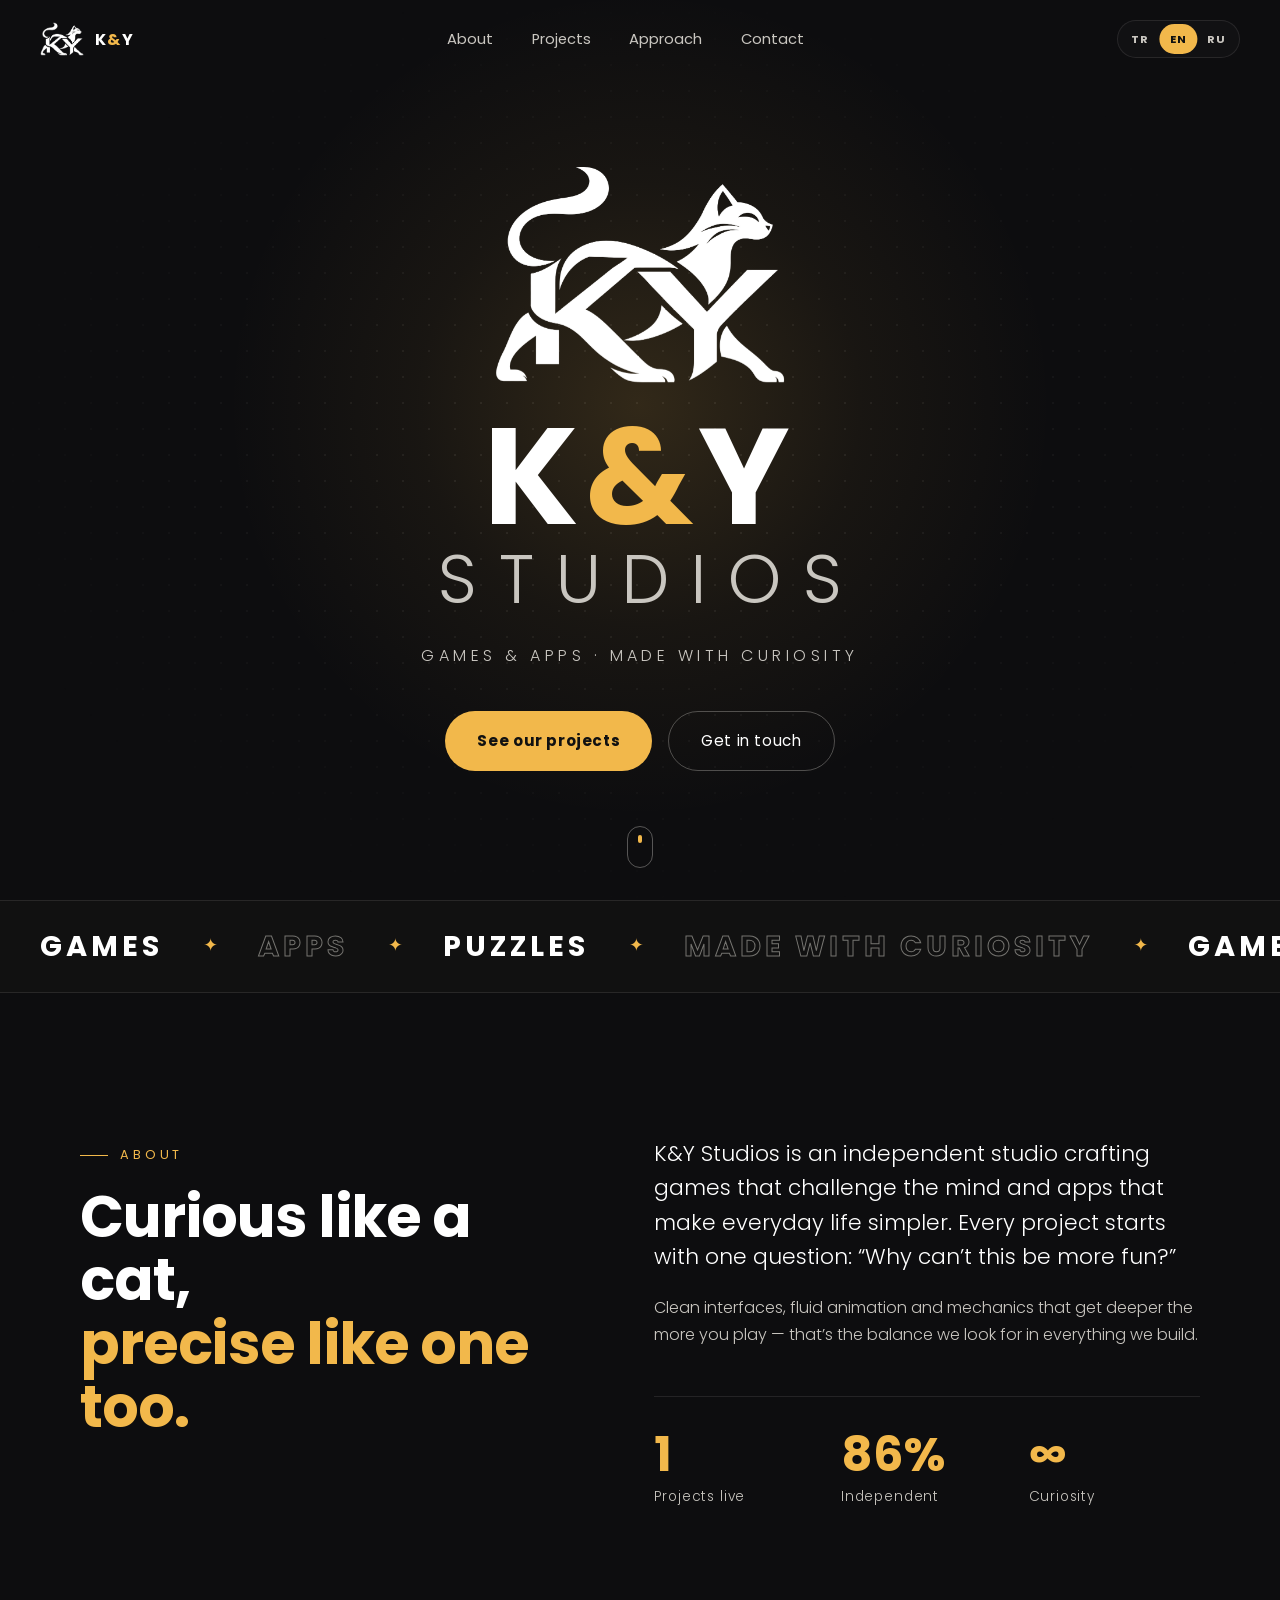
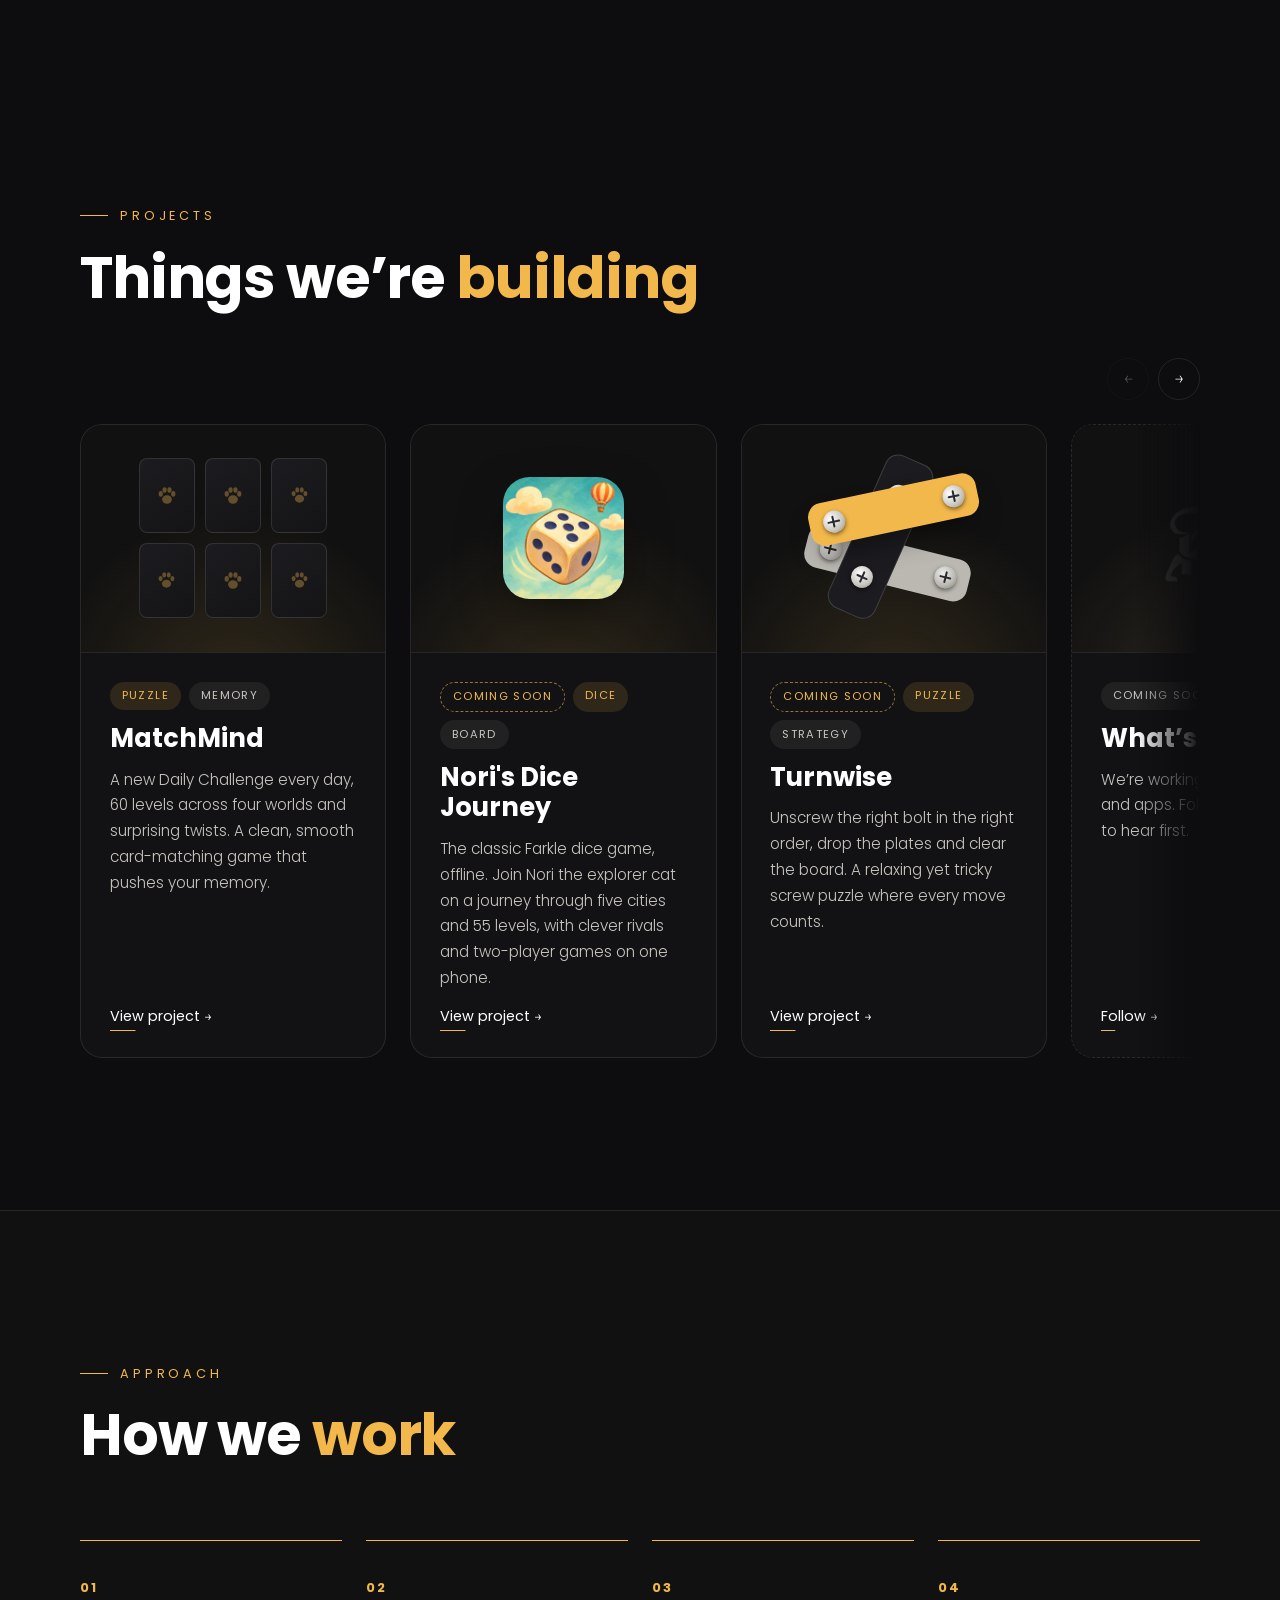
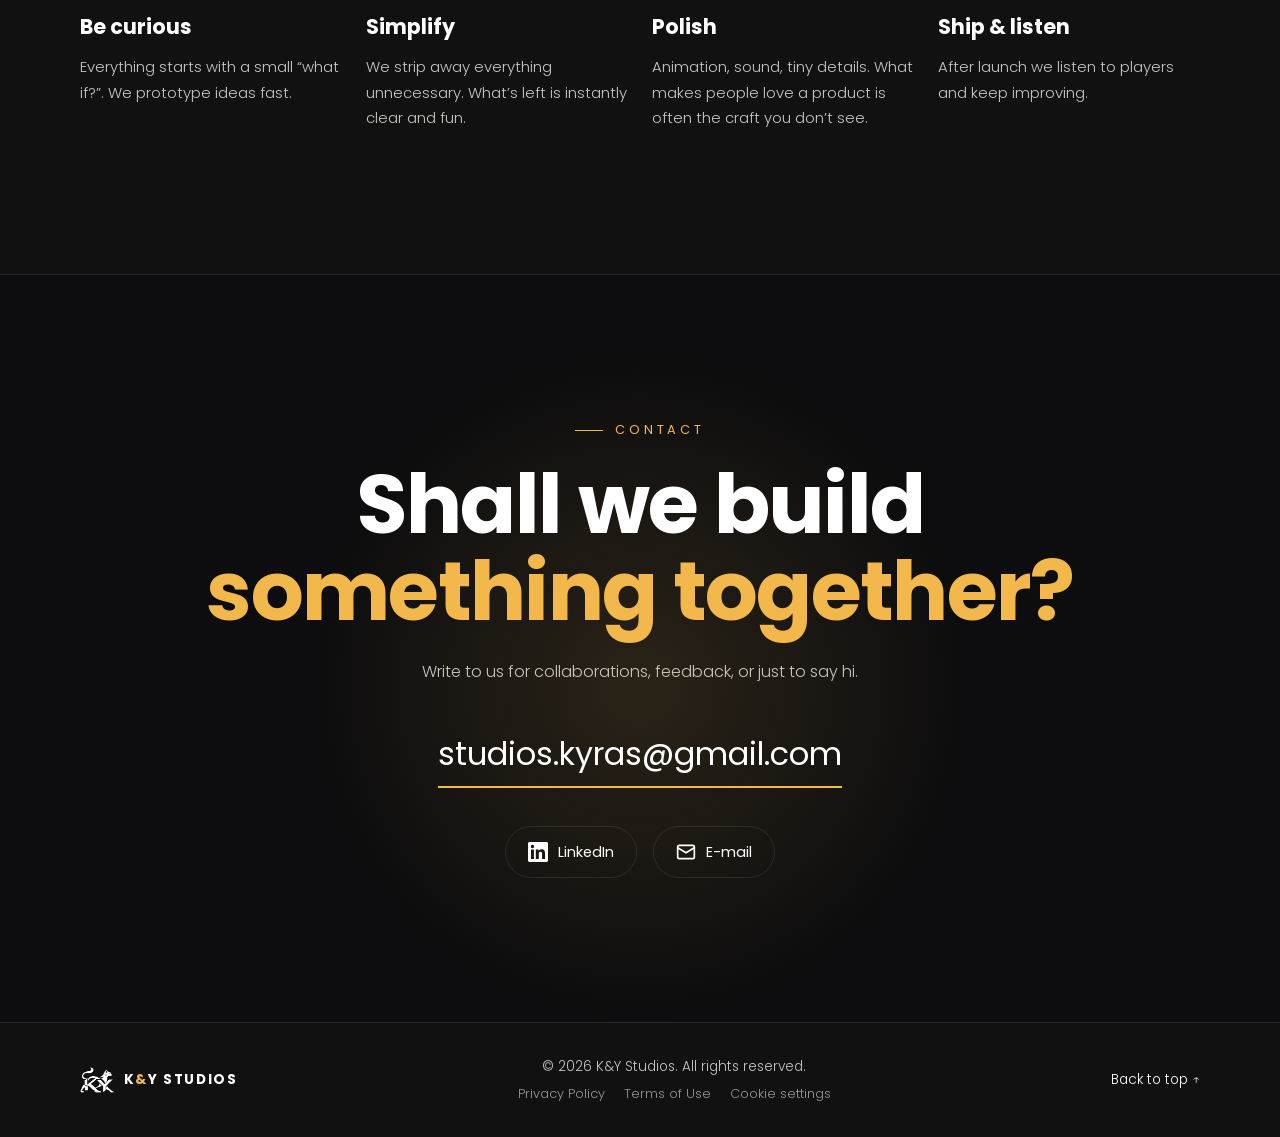
<file: index.html>
<!DOCTYPE html>
<html lang="tr">
<head>
  <meta charset="UTF-8" />
  <meta name="viewport" content="width=device-width, initial-scale=1" />
  <title>K&amp;Y Studios — Games &amp; Apps</title>
  <meta name="description" content="K&Y Studios — merakla üretilen oyunlar ve uygulamalar. Match Mind, Turnwise ve daha fazlası." />
  <meta name="theme-color" content="#0d0d0f" />
  <!-- Google Search Console doğrulaması: content="" içine Google'ın verdiği kodu yapıştır -->
  <meta name="google-site-verification" content="jFs9EW3VsUbkMa5pVEyh1QIlV46PfNExgggLIhdYJPw" />

  <meta property="og:title" content="K&Y Studios — Games & Apps" />
  <meta property="og:description" content="Games & apps · made with curiosity." />
  <meta property="og:image" content="assets/og-cover.jpg" />
  <meta property="og:type" content="website" />
  <meta name="twitter:card" content="summary_large_image" />

  <link rel="canonical" href="https://kandystudios.github.io/ky/" />
  <link rel="icon" type="image/png" sizes="32x32" href="assets/favicon-32.png" />
  <link rel="icon" type="image/png" sizes="512x512" href="assets/favicon.png" />
  <link rel="apple-touch-icon" href="assets/apple-touch-icon.png" />

  <link rel="preconnect" href="https://fonts.googleapis.com" />
  <link rel="preconnect" href="https://fonts.gstatic.com" crossorigin />
  <link href="https://fonts.googleapis.com/css2?family=Montserrat:wght@300;400;700&family=Poppins:wght@300;400;700&display=swap" rel="stylesheet" />
  <link rel="stylesheet" href="css/style.css" />
</head>
<body class="is-loading">

  <!-- Preloader -->
  <div class="loader" aria-hidden="true">
    <div class="loader__inner">
      <img src="assets/logo-white.png" alt="" class="loader__logo" />
      <div class="loader__paws">
        <span class="paw"></span><span class="paw"></span><span class="paw"></span><span class="paw"></span>
      </div>
    </div>
  </div>

  <!-- Mouse paw trail container -->
  <div class="trail" aria-hidden="true"></div>

  <!-- Navigation -->
  <header class="nav" id="nav">
    <a href="#top" class="nav__brand" aria-label="K&Y Studios">
      <img src="assets/logo-white.png" alt="" />
      <span>K<b>&amp;</b>Y</span>
    </a>
    <nav class="nav__links" id="navLinks">
      <a href="#about" data-i18n="nav.about">Hakkımızda</a>
      <a href="#projects" data-i18n="nav.projects">Projeler</a>
      <a href="#process" data-i18n="nav.process">Yaklaşım</a>
      <a href="#contact" data-i18n="nav.contact">İletişim</a>
      <div class="lang lang--menu" role="group" aria-label="Language">
        <button data-lang="tr" aria-pressed="true">TR</button>
        <button data-lang="en" aria-pressed="false">EN</button>
        <button data-lang="ru" aria-pressed="false">RU</button>
        <span class="lang__pill" aria-hidden="true"></span>
      </div>
    </nav>
    <div class="nav__actions">
      <div class="lang lang--nav" role="group" aria-label="Language">
        <button data-lang="tr" aria-pressed="true">TR</button>
        <button data-lang="en" aria-pressed="false">EN</button>
        <button data-lang="ru" aria-pressed="false">RU</button>
        <span class="lang__pill" aria-hidden="true"></span>
      </div>
      <button class="burger" id="burger" aria-label="Menu" aria-expanded="false"><span></span><span></span></button>
    </div>
  </header>

  <main id="top">
    <!-- HERO -->
    <section class="hero" id="hero">
      <div class="hero__grid" aria-hidden="true"></div>
      <div class="hero__glow" aria-hidden="true"></div>
      <div class="hero__steps" aria-hidden="true">
        <span class="step"></span><span class="step"></span><span class="step"></span>
        <span class="step"></span><span class="step"></span><span class="step"></span>
        <span class="step"></span><span class="step"></span>
      </div>

      <div class="hero__content">
        <div class="hero__logo-wrap">
          <img src="assets/logo-white.png" alt="K&Y Studios logo" class="hero__logo" />
        </div>
        <h1 class="hero__title">
          <span class="line"><span>K<em>&amp;</em>Y</span></span>
          <span class="line"><span>STUDIOS</span></span>
        </h1>
        <p class="hero__tag" data-i18n="hero.tag">Oyunlar &amp; Uygulamalar · Merakla üretildi</p>
        <div class="hero__cta">
          <a href="#projects" class="btn btn--gold magnetic" data-i18n="hero.cta1">Projelerimizi gör</a>
          <a href="#contact" class="btn btn--ghost magnetic" data-i18n="hero.cta2">Bize ulaş</a>
        </div>
      </div>

      <a href="#about" class="scroll-hint" aria-label="Scroll">
        <span></span>
      </a>
    </section>

    <!-- MARQUEE -->
    <div class="marquee" aria-hidden="true">
      <div class="marquee__track">
        <span>GAMES</span><i>✦</i><span>APPS</span><i>✦</i><span>PUZZLES</span><i>✦</i><span>MADE WITH CURIOSITY</span><i>✦</i>
        <span>GAMES</span><i>✦</i><span>APPS</span><i>✦</i><span>PUZZLES</span><i>✦</i><span>MADE WITH CURIOSITY</span><i>✦</i>
      </div>
    </div>

    <!-- ABOUT -->
    <section class="section about" id="about">
      <div class="container about__grid">
        <div class="about__left reveal">
          <p class="eyebrow" data-i18n="about.eyebrow">Hakkımızda</p>
          <h2 class="h2" data-i18n-html="about.title">Kedi gibi meraklı,<br /><span class="gold">kedi gibi titiz.</span></h2>
        </div>
        <div class="about__right">
          <p class="lead reveal" data-i18n="about.p1">K&amp;Y Studios, zihni çalıştıran oyunlar ve günlük hayatı kolaylaştıran uygulamalar geliştiren bağımsız bir stüdyo. Her projeye tek bir soruyla başlıyoruz: “Bu neden daha keyifli olamasın?”</p>
          <p class="reveal" data-i18n="about.p2">Sade arayüzler, akıcı animasyonlar ve oynadıkça derinleşen mekanikler — üzerinde çalıştığımız her şeyde aradığımız denge bu.</p>
          <div class="stats reveal">
            <div class="stat"><strong data-count="2" data-count-projects>0</strong><span data-i18n="about.s1">Yayındaki proje</span></div>
            <div class="stat"><strong data-count="100" data-suffix="%">0</strong><span data-i18n="about.s2">Bağımsız</span></div>
            <div class="stat"><strong>∞</strong><span data-i18n="about.s3">Merak</span></div>
          </div>
        </div>
      </div>
    </section>

    <!-- PROJECTS -->
    <section class="section projects" id="projects">
      <div class="container">
        <div class="section__head reveal">
          <p class="eyebrow" data-i18n="projects.eyebrow">Projeler</p>
          <h2 class="h2" data-i18n-html="projects.title">Üzerinde çalıştığımız <span class="gold">işler</span></h2>
        </div>

        <div class="cards-bar" aria-hidden="true">
          <button class="cards-nav" type="button" data-dir="-1" tabindex="-1">&larr;</button>
          <button class="cards-nav" type="button" data-dir="1" tabindex="-1">&rarr;</button>
        </div>
        <div class="cards" id="projectCards">
          <!-- Proje kartları data/projects.js'ten otomatik eklenir -->
          <!-- Next -->
          <article class="card card--next reveal">
            <div class="card__visual card__visual--next" aria-hidden="true">
              <img src="assets/logo-white.png" alt="" />
            </div>
            <div class="card__body">
              <div class="card__meta"><span class="pill pill--dim" data-i18n="tag.soon">Yakında</span></div>
              <h3 data-i18n="next.title">Sıradaki ne?</h3>
              <p data-i18n="next.desc">Yeni oyunlar ve uygulamalar üzerinde çalışıyoruz. Haberdar olmak için LinkedIn'de takip et.</p>
              <a href="https://www.linkedin.com/company/ky-studios/" target="_blank" rel="noopener" class="card__link" data-i18n="next.cta">Takip et →</a>
            </div>
          </article>
        </div>
      </div>
    </section>

    <!-- PROCESS -->
    <section class="section process" id="process">
      <div class="container">
        <div class="section__head reveal">
          <p class="eyebrow" data-i18n="process.eyebrow">Yaklaşım</p>
          <h2 class="h2" data-i18n-html="process.title">Nasıl <span class="gold">çalışıyoruz</span></h2>
        </div>
        <ol class="steps">
          <li class="reveal"><span class="steps__n">01</span><h4 data-i18n="p1.t">Merak et</h4><p data-i18n="p1.d">Her şey küçük bir “ya şöyle olsaydı?” sorusuyla başlar. Fikirleri hızlıca prototipleriz.</p></li>
          <li class="reveal"><span class="steps__n">02</span><h4 data-i18n="p2.t">Sadeleştir</h4><p data-i18n="p2.d">Gereksiz olan her şeyi çıkarırız. Geriye kalan, anında anlaşılan ve keyif veren bir deneyimdir.</p></li>
          <li class="reveal"><span class="steps__n">03</span><h4 data-i18n="p3.t">Cilala</h4><p data-i18n="p3.d">Animasyonlar, sesler, küçük detaylar. Bir ürünü sevdiren şey çoğu zaman görünmeyen işçiliktir.</p></li>
          <li class="reveal"><span class="steps__n">04</span><h4 data-i18n="p4.t">Yayınla &amp; dinle</h4><p data-i18n="p4.d">Yayına aldıktan sonra oyuncuları dinler, sürekli geliştiririz.</p></li>
        </ol>
      </div>
    </section>

    <!-- CONTACT -->
    <section class="section contact" id="contact">
      <div class="contact__glow" aria-hidden="true"></div>
      <div class="container contact__inner reveal">
        <p class="eyebrow" data-i18n="contact.eyebrow">İletişim</p>
        <h2 class="contact__title" data-i18n-html="contact.title">Birlikte bir şey<br /><span class="gold">üretelim mi?</span></h2>
        <p class="contact__sub" data-i18n="contact.sub">İş birliği, geri bildirim ya da sadece merhaba demek için yaz.</p>
        <a href="mailto:studios.kyras@gmail.com" class="contact__mail magnetic">studios.kyras@gmail.com</a>
        <div class="contact__social">
          <a href="https://www.linkedin.com/company/ky-studios/" target="_blank" rel="noopener" class="social magnetic" aria-label="LinkedIn">
            <svg viewBox="0 0 24 24" width="20" height="20" fill="currentColor"><path d="M20.45 20.45h-3.55v-5.57c0-1.33-.02-3.04-1.85-3.04-1.86 0-2.14 1.45-2.14 2.94v5.67H9.36V9h3.41v1.56h.05c.48-.9 1.64-1.85 3.37-1.85 3.6 0 4.27 2.37 4.27 5.46v6.28zM5.34 7.43a2.06 2.06 0 1 1 0-4.12 2.06 2.06 0 0 1 0 4.12zM7.12 20.45H3.56V9h3.56v11.45zM22.22 0H1.77C.79 0 0 .77 0 1.73v20.54C0 23.23.79 24 1.77 24h20.45c.98 0 1.78-.77 1.78-1.73V1.73C24 .77 23.2 0 22.22 0z"/></svg>
            <span>LinkedIn</span>
          </a>
          <a href="mailto:studios.kyras@gmail.com" class="social magnetic" aria-label="E-mail">
            <svg viewBox="0 0 24 24" width="20" height="20" fill="none" stroke="currentColor" stroke-width="2" stroke-linecap="round" stroke-linejoin="round"><rect x="2" y="4" width="20" height="16" rx="2"/><path d="m22 7-10 6L2 7"/></svg>
            <span>E-mail</span>
          </a>
        </div>
      </div>
    </section>
  </main>

  <footer class="footer">
    <div class="container footer__inner">
      <div class="footer__brand">
        <img src="assets/logo-white.png" alt="" />
        <span>K<b>&amp;</b>Y STUDIOS</span>
      </div>
      <div class="footer__mid">
        <p>© <span class="js-year"></span> K&amp;Y Studios. <span data-i18n="footer.rights">Tüm hakları saklıdır.</span></p>
        <nav class="footer__legal"><a href="privacy/" data-i18n="footer.privacy">Gizlilik Politikası</a><a href="terms/" data-i18n="footer.terms">Kullanım Koşulları</a></nav>
      </div>
      <a href="#top" class="footer__top" data-i18n="footer.top">Yukarı ↑</a>
    </div>
  </footer>

  <script src="js/config.js"></script>
  <script src="data/projects.js"></script>
  <script src="js/projects.js"></script>
  <script src="js/consent.js"></script>
  <script src="js/main.js"></script>
</body>
</html>
</file>
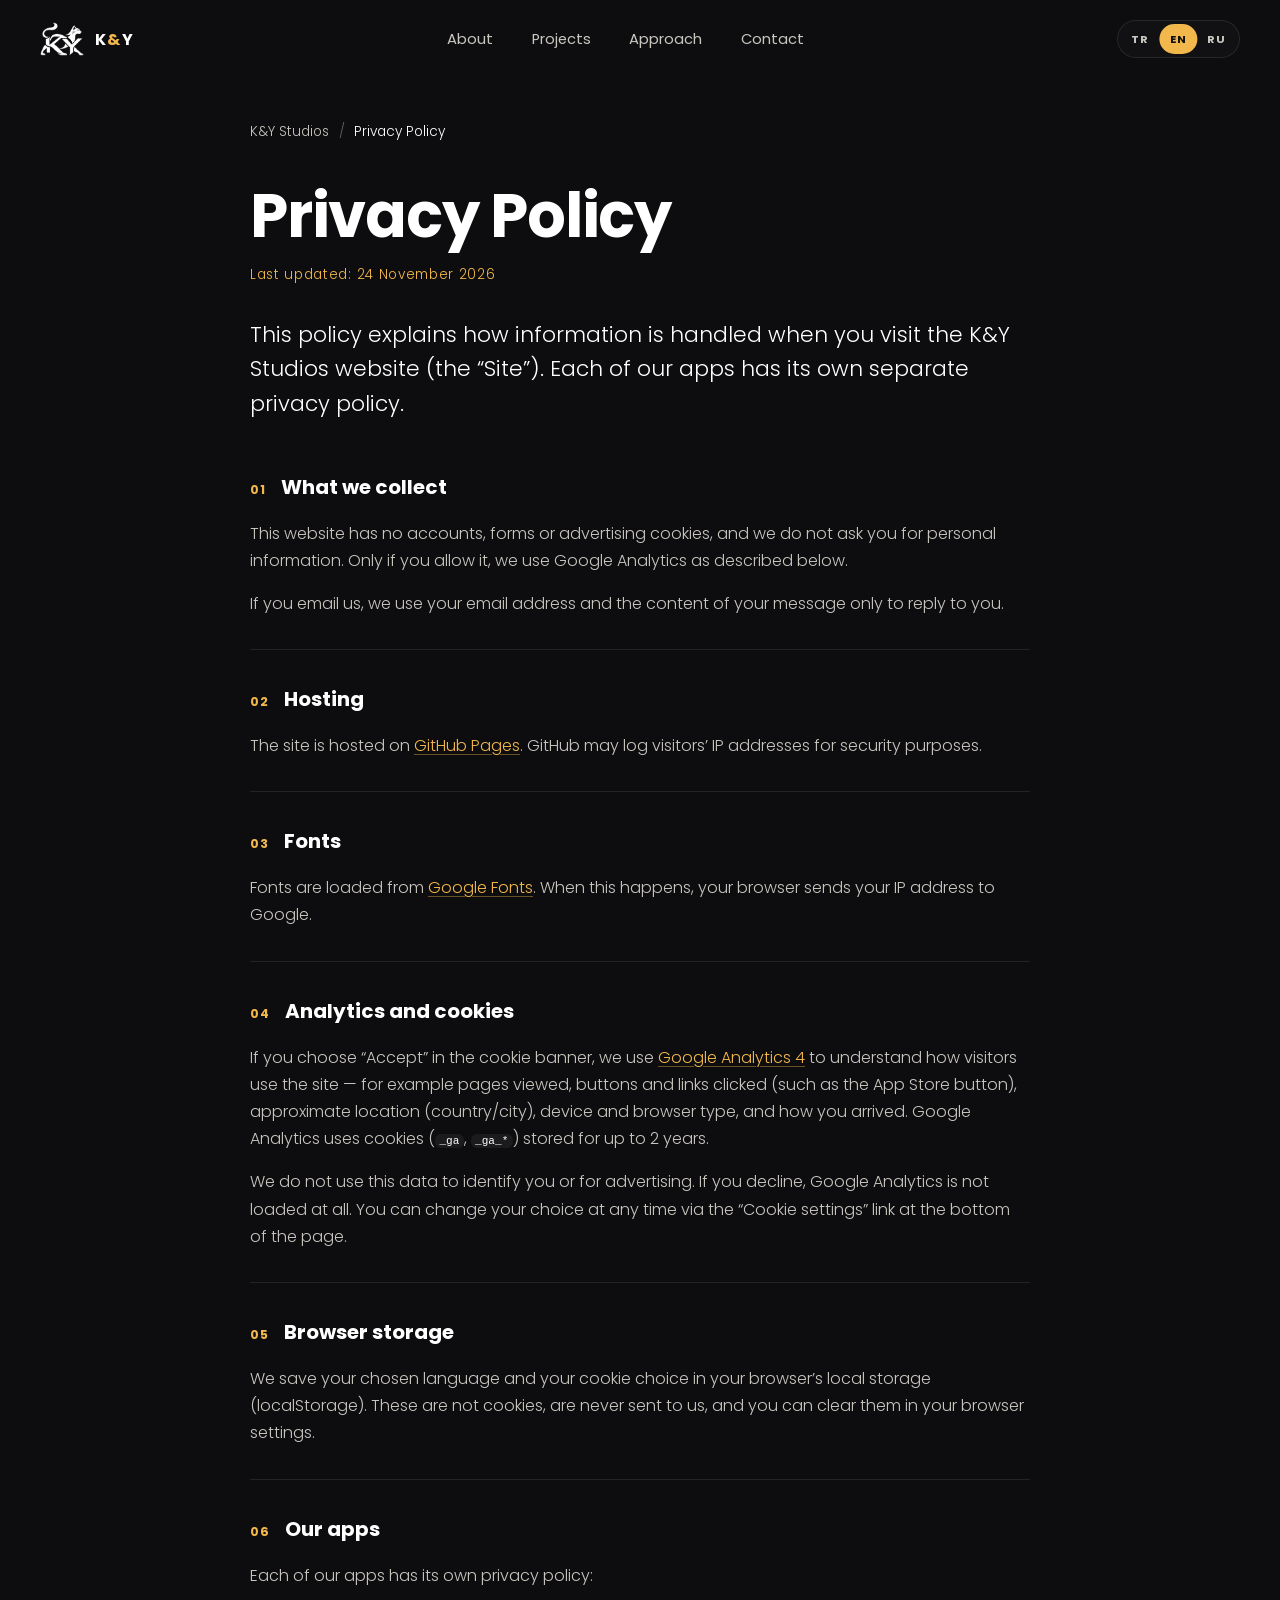
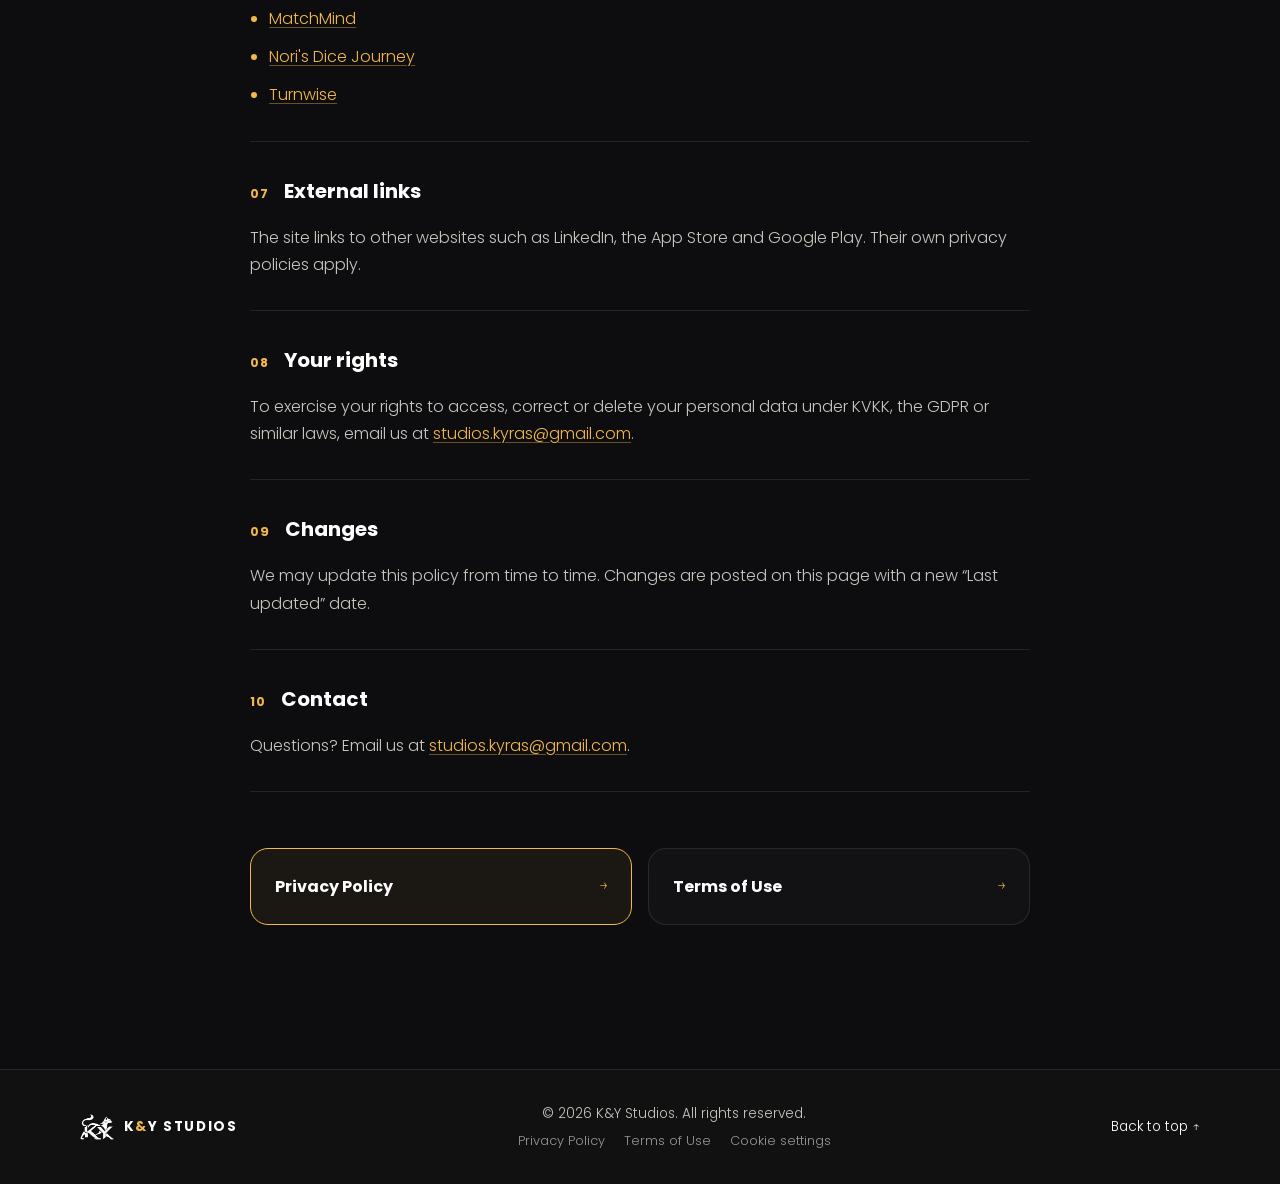
<file: privacy/index.html>
<!DOCTYPE html>
<html lang="tr">
<head>
  <meta charset="UTF-8" />
  <meta name="viewport" content="width=device-width, initial-scale=1" />
  <title>K&amp;Y Studios</title>
  <meta name="theme-color" content="#0d0d0f" />
  <meta property="og:image" content="../assets/og-cover.jpg" />
  <link rel="icon" type="image/png" sizes="32x32" href="../assets/favicon-32.png" />
  <link rel="apple-touch-icon" href="../assets/apple-touch-icon.png" />
  <link rel="preconnect" href="https://fonts.googleapis.com" />
  <link rel="preconnect" href="https://fonts.gstatic.com" crossorigin />
  <link href="https://fonts.googleapis.com/css2?family=Montserrat:wght@300;400;700&family=Poppins:wght@300;400;700&display=swap" rel="stylesheet" />
  <link rel="stylesheet" href="../css/style.css" />
</head>
<body class="subpage" data-root="../" data-page="site-privacy">
  <div class="trail" aria-hidden="true"></div>

  <header class="nav" id="nav">
    <a href="../index.html" class="nav__brand" aria-label="K&Y Studios">
      <img src="../assets/logo-white.png" alt="" />
      <span>K<b>&amp;</b>Y</span>
    </a>
    <nav class="nav__links" id="navLinks">
      <a href="../index.html#about" data-i18n="nav.about">Hakkımızda</a>
      <a href="../index.html#projects" data-i18n="nav.projects">Projeler</a>
      <a href="../index.html#process" data-i18n="nav.process">Yaklaşım</a>
      <a href="../index.html#contact" data-i18n="nav.contact">İletişim</a>
      <div class="lang lang--menu" role="group" aria-label="Language">
        <button data-lang="tr" aria-pressed="true">TR</button>
        <button data-lang="en" aria-pressed="false">EN</button>
        <button data-lang="ru" aria-pressed="false">RU</button>
        <span class="lang__pill" aria-hidden="true"></span>
      </div>
    </nav>
    <div class="nav__actions">
      <div class="lang lang--nav" role="group" aria-label="Language">
        <button data-lang="tr" aria-pressed="true">TR</button>
        <button data-lang="en" aria-pressed="false">EN</button>
        <button data-lang="ru" aria-pressed="false">RU</button>
        <span class="lang__pill" aria-hidden="true"></span>
      </div>
      <button class="burger" id="burger" aria-label="Menu" aria-expanded="false"><span></span><span></span></button>
    </div>
  </header>

  <main id="app"></main>

  <footer class="footer">
    <div class="container footer__inner">
      <a href="../index.html" class="footer__brand">
        <img src="../assets/logo-white.png" alt="" />
        <span>K<b>&amp;</b>Y STUDIOS</span>
      </a>
      <div class="footer__mid">
        <p>© <span class="js-year"></span> K&amp;Y Studios. <span data-i18n="footer.rights">Tüm hakları saklıdır.</span></p>
        <nav class="footer__legal"><a href="../privacy/" data-i18n="footer.privacy">Gizlilik Politikası</a><a href="../terms/" data-i18n="footer.terms">Kullanım Koşulları</a></nav>
      </div>
      <a href="#" class="footer__top" data-i18n="footer.top">Yukarı ↑</a>
    </div>
  </footer>

  <noscript><p style="padding:8rem 2rem;text-align:center">Please enable JavaScript to view this page.</p></noscript>
  <script src="../js/config.js"></script>
  <script src="../data/projects.js"></script>
  <script src="../js/projects.js"></script>
  <script src="../js/consent.js"></script>
  <script src="../js/main.js"></script>
</body>
</html>
</file>
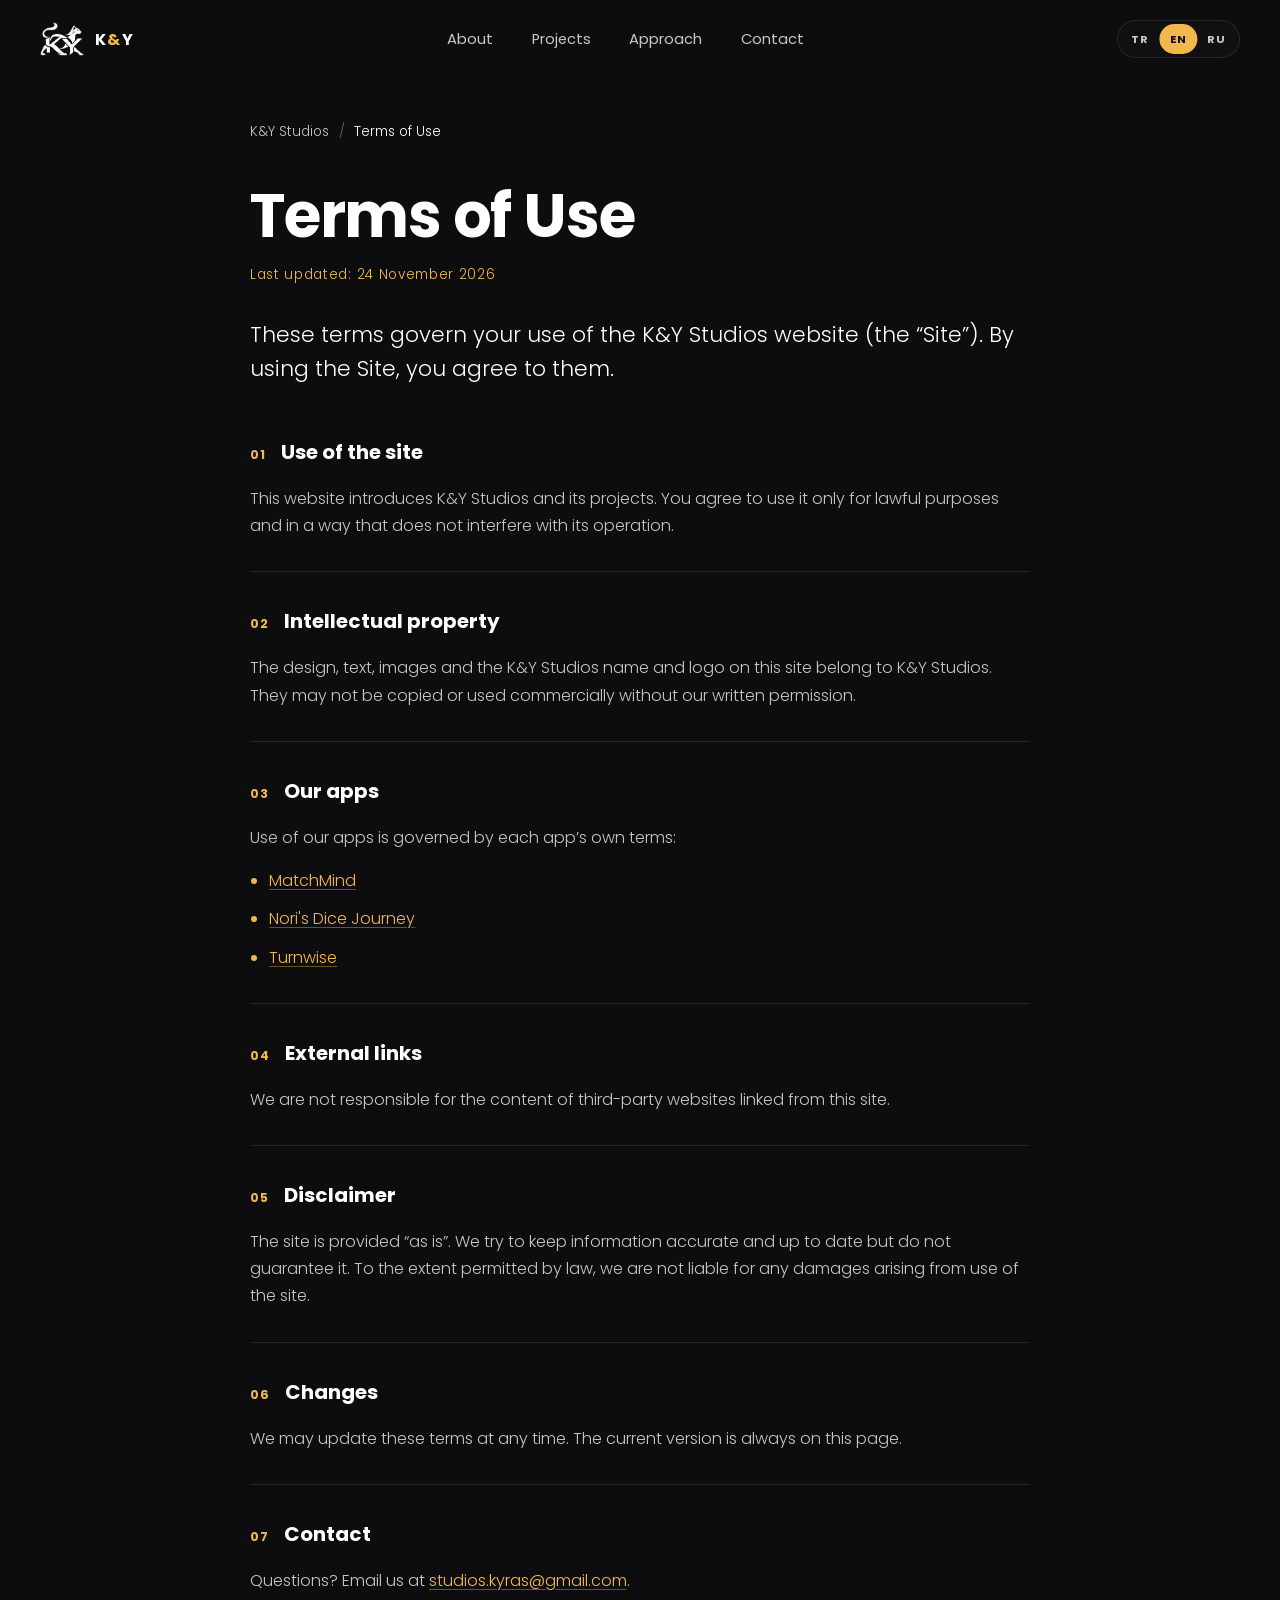
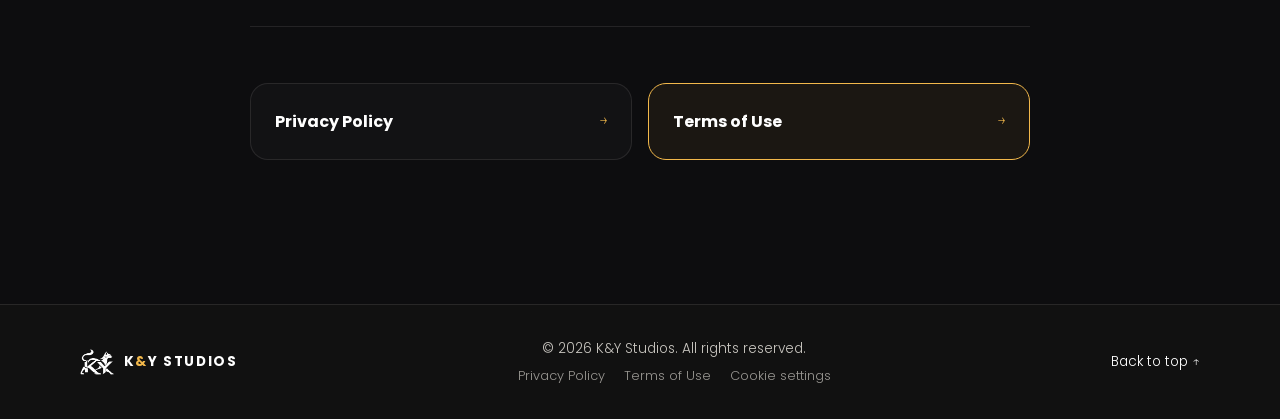
<file: terms/index.html>
<!DOCTYPE html>
<html lang="tr">
<head>
  <meta charset="UTF-8" />
  <meta name="viewport" content="width=device-width, initial-scale=1" />
  <title>K&amp;Y Studios</title>
  <meta name="theme-color" content="#0d0d0f" />
  <meta property="og:image" content="../assets/og-cover.jpg" />
  <link rel="icon" type="image/png" sizes="32x32" href="../assets/favicon-32.png" />
  <link rel="apple-touch-icon" href="../assets/apple-touch-icon.png" />
  <link rel="preconnect" href="https://fonts.googleapis.com" />
  <link rel="preconnect" href="https://fonts.gstatic.com" crossorigin />
  <link href="https://fonts.googleapis.com/css2?family=Montserrat:wght@300;400;700&family=Poppins:wght@300;400;700&display=swap" rel="stylesheet" />
  <link rel="stylesheet" href="../css/style.css" />
</head>
<body class="subpage" data-root="../" data-page="site-terms">
  <div class="trail" aria-hidden="true"></div>

  <header class="nav" id="nav">
    <a href="../index.html" class="nav__brand" aria-label="K&Y Studios">
      <img src="../assets/logo-white.png" alt="" />
      <span>K<b>&amp;</b>Y</span>
    </a>
    <nav class="nav__links" id="navLinks">
      <a href="../index.html#about" data-i18n="nav.about">Hakkımızda</a>
      <a href="../index.html#projects" data-i18n="nav.projects">Projeler</a>
      <a href="../index.html#process" data-i18n="nav.process">Yaklaşım</a>
      <a href="../index.html#contact" data-i18n="nav.contact">İletişim</a>
      <div class="lang lang--menu" role="group" aria-label="Language">
        <button data-lang="tr" aria-pressed="true">TR</button>
        <button data-lang="en" aria-pressed="false">EN</button>
        <button data-lang="ru" aria-pressed="false">RU</button>
        <span class="lang__pill" aria-hidden="true"></span>
      </div>
    </nav>
    <div class="nav__actions">
      <div class="lang lang--nav" role="group" aria-label="Language">
        <button data-lang="tr" aria-pressed="true">TR</button>
        <button data-lang="en" aria-pressed="false">EN</button>
        <button data-lang="ru" aria-pressed="false">RU</button>
        <span class="lang__pill" aria-hidden="true"></span>
      </div>
      <button class="burger" id="burger" aria-label="Menu" aria-expanded="false"><span></span><span></span></button>
    </div>
  </header>

  <main id="app"></main>

  <footer class="footer">
    <div class="container footer__inner">
      <a href="../index.html" class="footer__brand">
        <img src="../assets/logo-white.png" alt="" />
        <span>K<b>&amp;</b>Y STUDIOS</span>
      </a>
      <div class="footer__mid">
        <p>© <span class="js-year"></span> K&amp;Y Studios. <span data-i18n="footer.rights">Tüm hakları saklıdır.</span></p>
        <nav class="footer__legal"><a href="../privacy/" data-i18n="footer.privacy">Gizlilik Politikası</a><a href="../terms/" data-i18n="footer.terms">Kullanım Koşulları</a></nav>
      </div>
      <a href="#" class="footer__top" data-i18n="footer.top">Yukarı ↑</a>
    </div>
  </footer>

  <noscript><p style="padding:8rem 2rem;text-align:center">Please enable JavaScript to view this page.</p></noscript>
  <script src="../js/config.js"></script>
  <script src="../data/projects.js"></script>
  <script src="../js/projects.js"></script>
  <script src="../js/consent.js"></script>
  <script src="../js/main.js"></script>
</body>
</html>
</file>
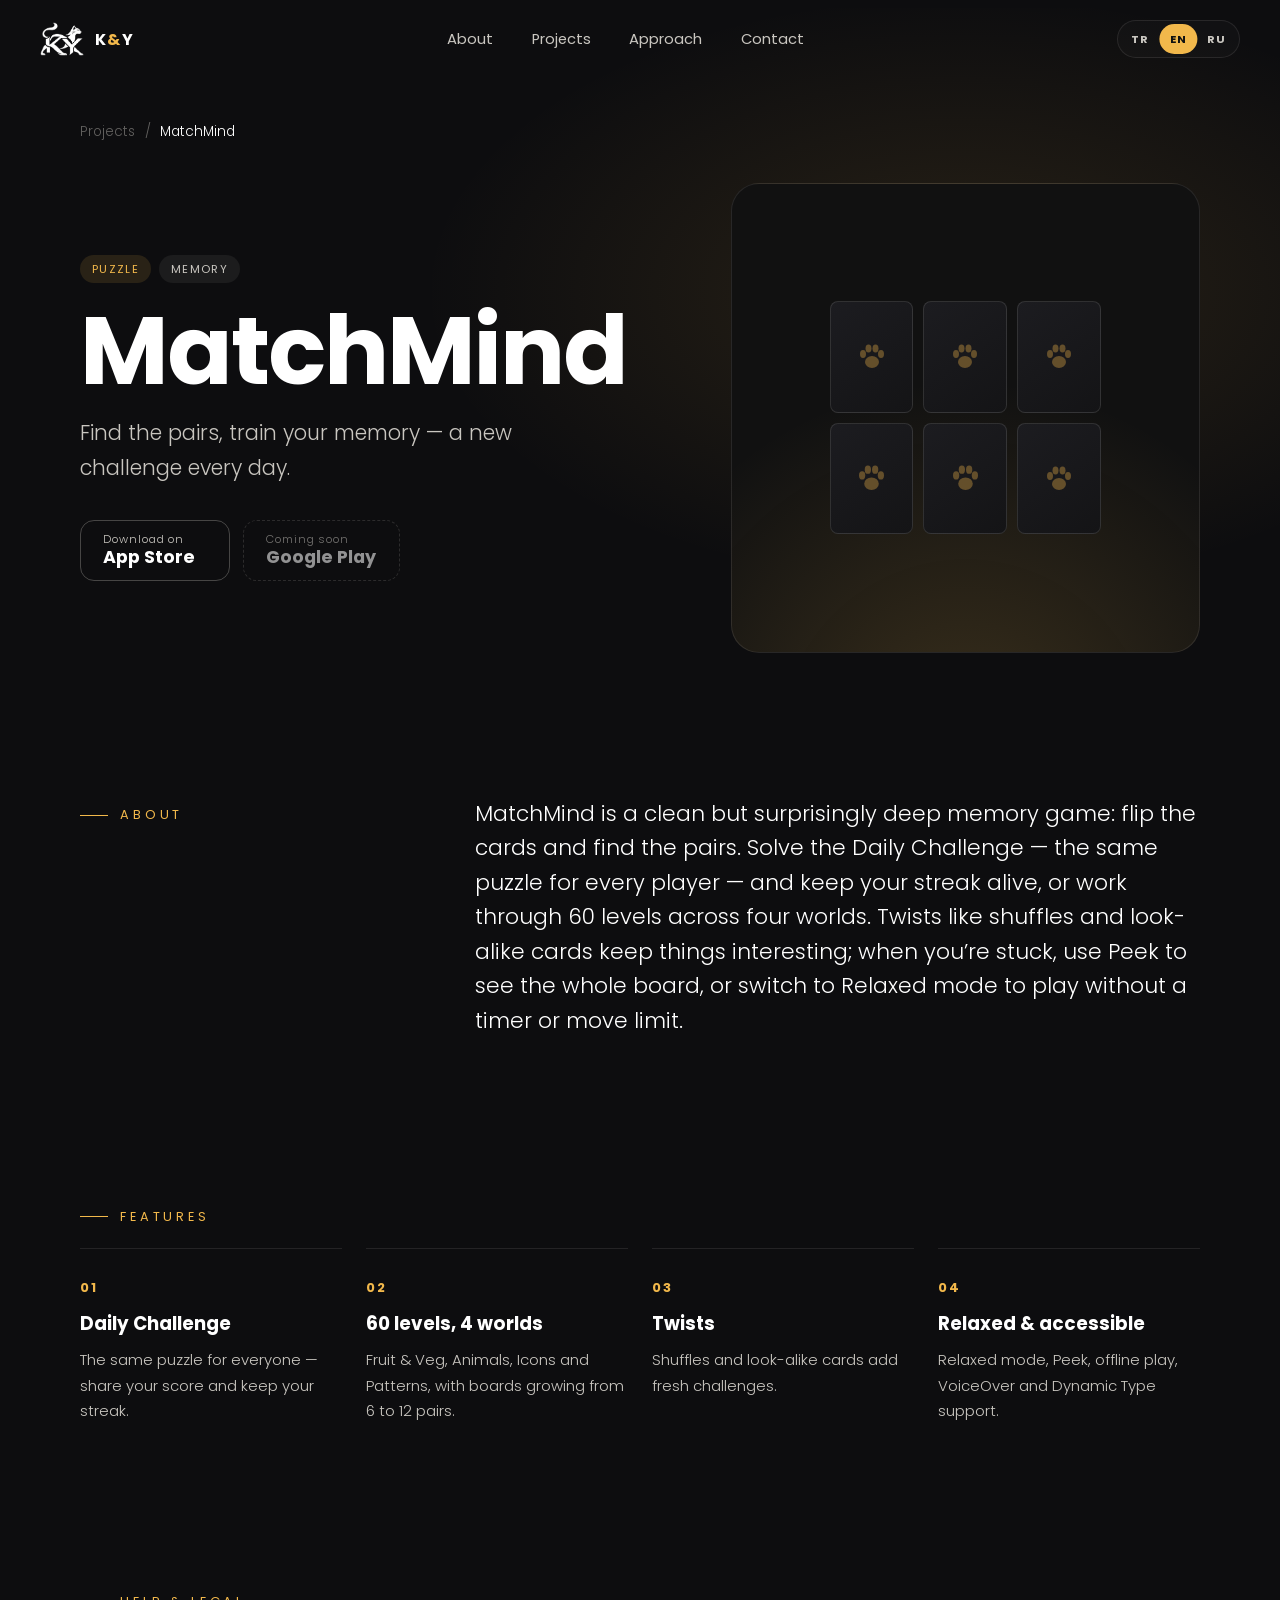
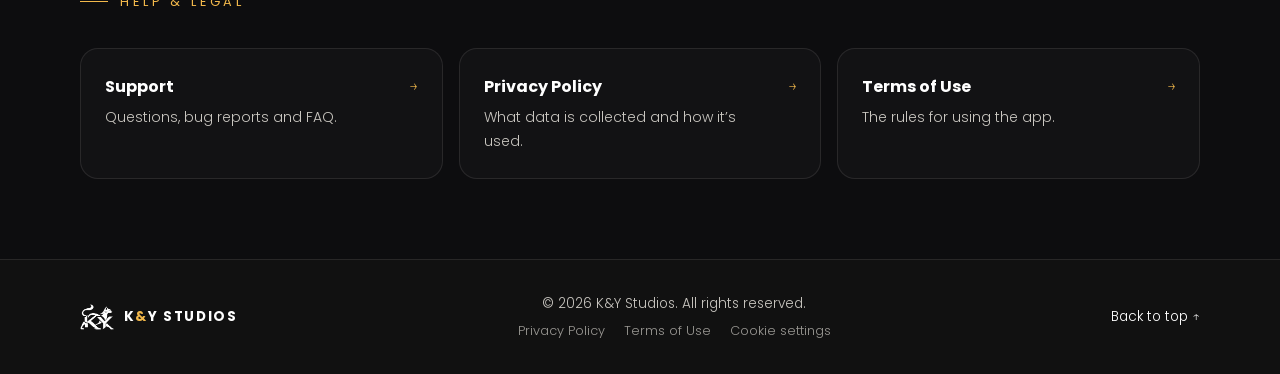
<file: projects/match-mind/index.html>
<!DOCTYPE html>
<html lang="tr">
<head>
  <meta charset="UTF-8" />
  <meta name="viewport" content="width=device-width, initial-scale=1" />
  <title>K&amp;Y Studios</title>
  <meta name="theme-color" content="#0d0d0f" />
  <meta property="og:image" content="../../assets/og-cover.jpg" />
  <link rel="icon" type="image/png" sizes="32x32" href="../../assets/favicon-32.png" />
  <link rel="apple-touch-icon" href="../../assets/apple-touch-icon.png" />
  <link rel="preconnect" href="https://fonts.googleapis.com" />
  <link rel="preconnect" href="https://fonts.gstatic.com" crossorigin />
  <link href="https://fonts.googleapis.com/css2?family=Montserrat:wght@300;400;700&family=Poppins:wght@300;400;700&display=swap" rel="stylesheet" />
  <link rel="stylesheet" href="../../css/style.css" />
</head>
<body class="subpage" data-root="../../" data-project="match-mind" data-page="project">
  <div class="trail" aria-hidden="true"></div>

  <header class="nav" id="nav">
    <a href="../../index.html" class="nav__brand" aria-label="K&Y Studios">
      <img src="../../assets/logo-white.png" alt="" />
      <span>K<b>&amp;</b>Y</span>
    </a>
    <nav class="nav__links" id="navLinks">
      <a href="../../index.html#about" data-i18n="nav.about">Hakkımızda</a>
      <a href="../../index.html#projects" data-i18n="nav.projects">Projeler</a>
      <a href="../../index.html#process" data-i18n="nav.process">Yaklaşım</a>
      <a href="../../index.html#contact" data-i18n="nav.contact">İletişim</a>
      <div class="lang lang--menu" role="group" aria-label="Language">
        <button data-lang="tr" aria-pressed="true">TR</button>
        <button data-lang="en" aria-pressed="false">EN</button>
        <button data-lang="ru" aria-pressed="false">RU</button>
        <span class="lang__pill" aria-hidden="true"></span>
      </div>
    </nav>
    <div class="nav__actions">
      <div class="lang lang--nav" role="group" aria-label="Language">
        <button data-lang="tr" aria-pressed="true">TR</button>
        <button data-lang="en" aria-pressed="false">EN</button>
        <button data-lang="ru" aria-pressed="false">RU</button>
        <span class="lang__pill" aria-hidden="true"></span>
      </div>
      <button class="burger" id="burger" aria-label="Menu" aria-expanded="false"><span></span><span></span></button>
    </div>
  </header>

  <main id="app"></main>

  <footer class="footer">
    <div class="container footer__inner">
      <a href="../../index.html" class="footer__brand">
        <img src="../../assets/logo-white.png" alt="" />
        <span>K<b>&amp;</b>Y STUDIOS</span>
      </a>
      <div class="footer__mid">
        <p>© <span class="js-year"></span> K&amp;Y Studios. <span data-i18n="footer.rights">Tüm hakları saklıdır.</span></p>
        <nav class="footer__legal"><a href="../../privacy/" data-i18n="footer.privacy">Gizlilik Politikası</a><a href="../../terms/" data-i18n="footer.terms">Kullanım Koşulları</a></nav>
      </div>
      <a href="#" class="footer__top" data-i18n="footer.top">Yukarı ↑</a>
    </div>
  </footer>

  <noscript><p style="padding:8rem 2rem;text-align:center">Please enable JavaScript to view this page.</p></noscript>
  <script src="../../js/config.js"></script>
  <script src="../../data/projects.js"></script>
  <script src="../../js/projects.js"></script>
  <script src="../../js/consent.js"></script>
  <script src="../../js/main.js"></script>
</body>
</html>
</file>
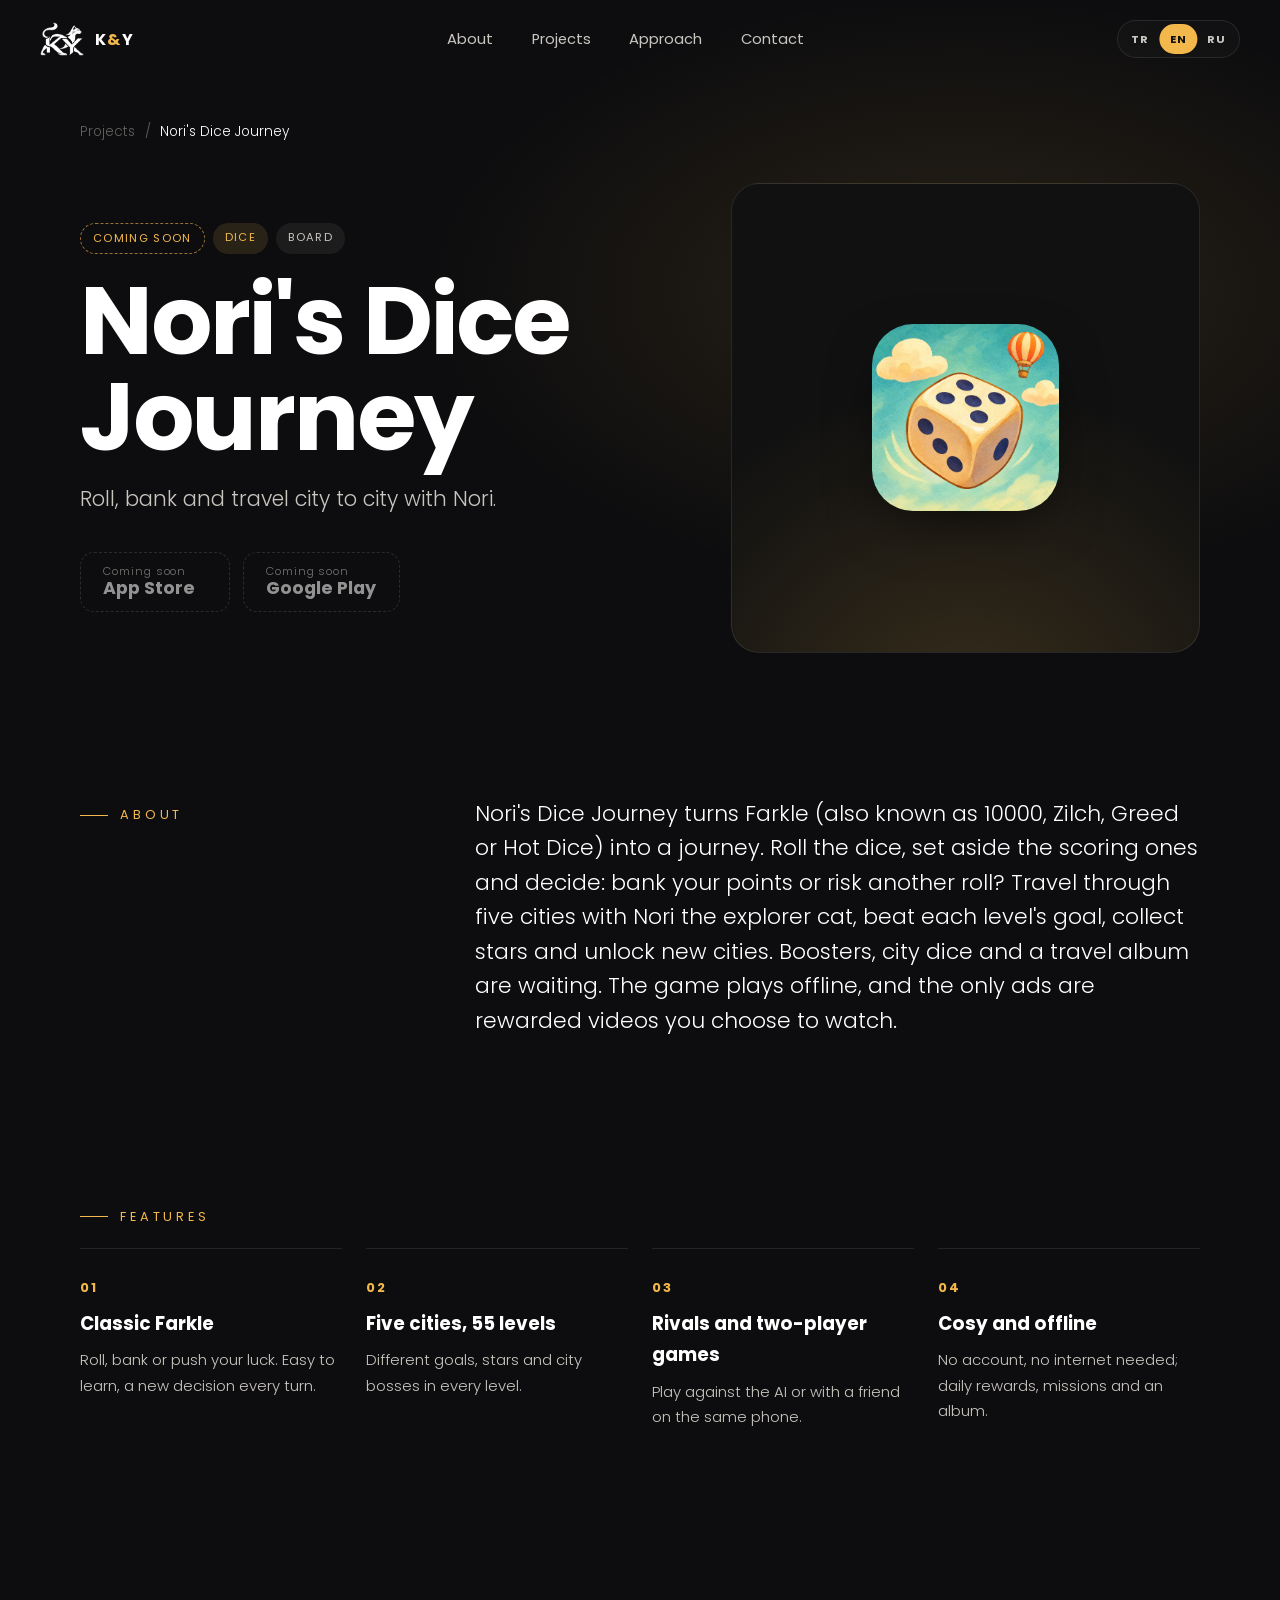
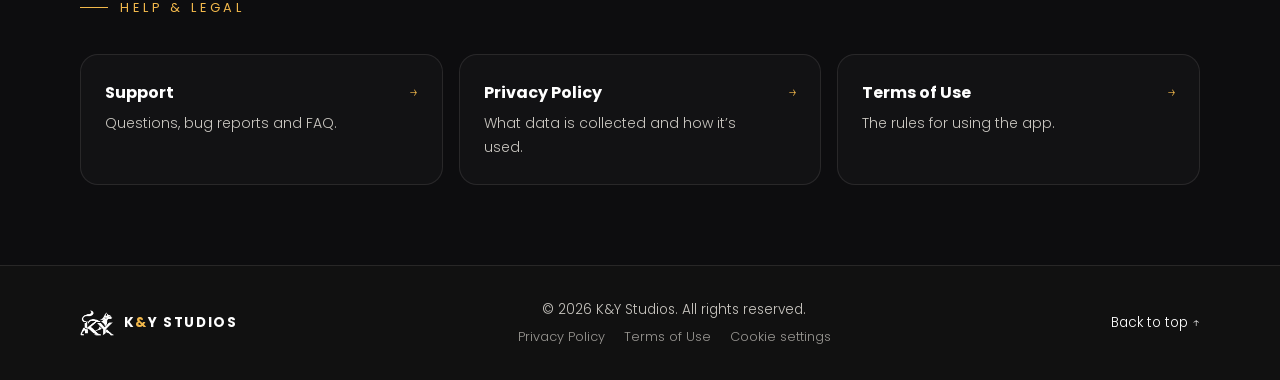
<file: projects/noris-dice-journey/index.html>
<!DOCTYPE html>
<html lang="tr">
<head>
  <meta charset="UTF-8" />
  <meta name="viewport" content="width=device-width, initial-scale=1" />
  <title>K&amp;Y Studios</title>
  <meta name="theme-color" content="#0d0d0f" />
  <meta property="og:image" content="../../assets/og-cover.jpg" />
  <link rel="icon" type="image/png" sizes="32x32" href="../../assets/favicon-32.png" />
  <link rel="apple-touch-icon" href="../../assets/apple-touch-icon.png" />
  <link rel="preconnect" href="https://fonts.googleapis.com" />
  <link rel="preconnect" href="https://fonts.gstatic.com" crossorigin />
  <link href="https://fonts.googleapis.com/css2?family=Montserrat:wght@300;400;700&family=Poppins:wght@300;400;700&display=swap" rel="stylesheet" />
  <link rel="stylesheet" href="../../css/style.css" />
</head>
<body class="subpage" data-root="../../" data-project="noris-dice-journey" data-page="project">
  <div class="trail" aria-hidden="true"></div>

  <header class="nav" id="nav">
    <a href="../../index.html" class="nav__brand" aria-label="K&Y Studios">
      <img src="../../assets/logo-white.png" alt="" />
      <span>K<b>&amp;</b>Y</span>
    </a>
    <nav class="nav__links" id="navLinks">
      <a href="../../index.html#about" data-i18n="nav.about">Hakkımızda</a>
      <a href="../../index.html#projects" data-i18n="nav.projects">Projeler</a>
      <a href="../../index.html#process" data-i18n="nav.process">Yaklaşım</a>
      <a href="../../index.html#contact" data-i18n="nav.contact">İletişim</a>
      <div class="lang lang--menu" role="group" aria-label="Language">
        <button data-lang="tr" aria-pressed="true">TR</button>
        <button data-lang="en" aria-pressed="false">EN</button>
        <button data-lang="ru" aria-pressed="false">RU</button>
        <span class="lang__pill" aria-hidden="true"></span>
      </div>
    </nav>
    <div class="nav__actions">
      <div class="lang lang--nav" role="group" aria-label="Language">
        <button data-lang="tr" aria-pressed="true">TR</button>
        <button data-lang="en" aria-pressed="false">EN</button>
        <button data-lang="ru" aria-pressed="false">RU</button>
        <span class="lang__pill" aria-hidden="true"></span>
      </div>
      <button class="burger" id="burger" aria-label="Menu" aria-expanded="false"><span></span><span></span></button>
    </div>
  </header>

  <main id="app"></main>

  <footer class="footer">
    <div class="container footer__inner">
      <a href="../../index.html" class="footer__brand">
        <img src="../../assets/logo-white.png" alt="" />
        <span>K<b>&amp;</b>Y STUDIOS</span>
      </a>
      <div class="footer__mid">
        <p>© <span class="js-year"></span> K&amp;Y Studios. <span data-i18n="footer.rights">Tüm hakları saklıdır.</span></p>
        <nav class="footer__legal"><a href="../../privacy/" data-i18n="footer.privacy">Gizlilik Politikası</a><a href="../../terms/" data-i18n="footer.terms">Kullanım Koşulları</a></nav>
      </div>
      <a href="#" class="footer__top" data-i18n="footer.top">Yukarı ↑</a>
    </div>
  </footer>

  <noscript><p style="padding:8rem 2rem;text-align:center">Please enable JavaScript to view this page.</p></noscript>
  <script src="../../js/config.js"></script>
  <script src="../../data/projects.js"></script>
  <script src="../../js/projects.js"></script>
  <script src="../../js/consent.js"></script>
  <script src="../../js/main.js"></script>
</body>
</html>
</file>
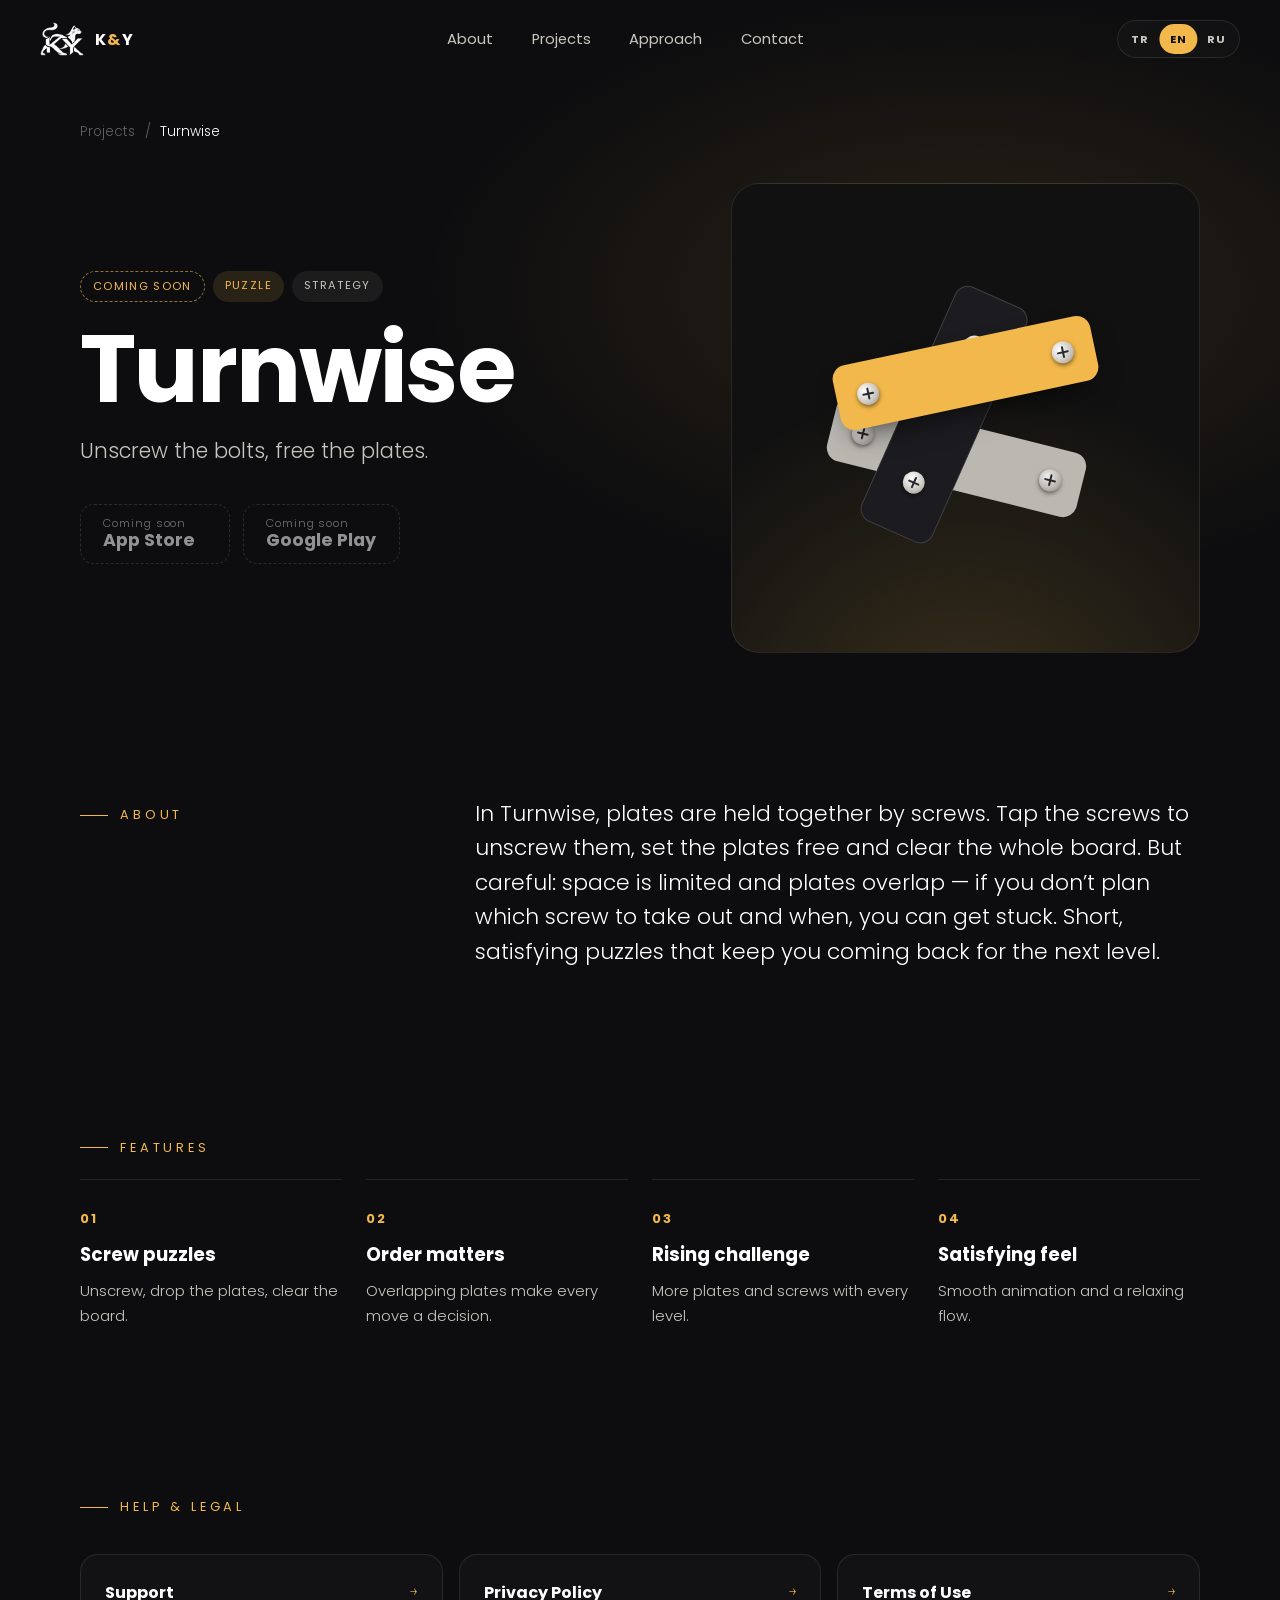
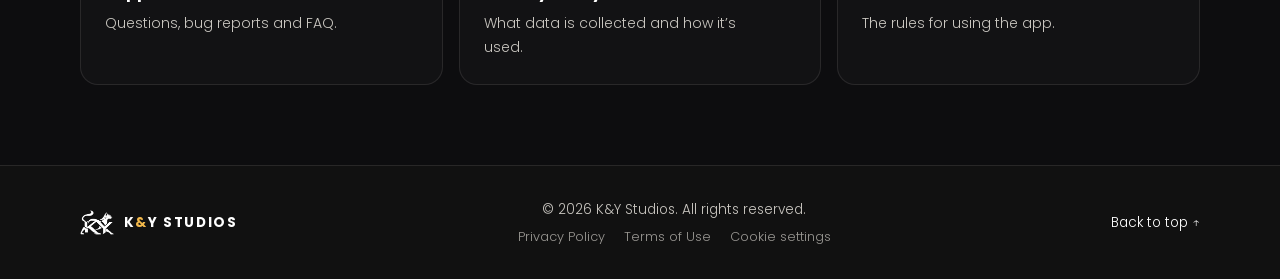
<file: projects/turnwise/index.html>
<!DOCTYPE html>
<html lang="tr">
<head>
  <meta charset="UTF-8" />
  <meta name="viewport" content="width=device-width, initial-scale=1" />
  <title>K&amp;Y Studios</title>
  <meta name="theme-color" content="#0d0d0f" />
  <meta property="og:image" content="../../assets/og-cover.jpg" />
  <link rel="icon" type="image/png" sizes="32x32" href="../../assets/favicon-32.png" />
  <link rel="apple-touch-icon" href="../../assets/apple-touch-icon.png" />
  <link rel="preconnect" href="https://fonts.googleapis.com" />
  <link rel="preconnect" href="https://fonts.gstatic.com" crossorigin />
  <link href="https://fonts.googleapis.com/css2?family=Montserrat:wght@300;400;700&family=Poppins:wght@300;400;700&display=swap" rel="stylesheet" />
  <link rel="stylesheet" href="../../css/style.css" />
</head>
<body class="subpage" data-root="../../" data-project="turnwise" data-page="project">
  <div class="trail" aria-hidden="true"></div>

  <header class="nav" id="nav">
    <a href="../../index.html" class="nav__brand" aria-label="K&Y Studios">
      <img src="../../assets/logo-white.png" alt="" />
      <span>K<b>&amp;</b>Y</span>
    </a>
    <nav class="nav__links" id="navLinks">
      <a href="../../index.html#about" data-i18n="nav.about">Hakkımızda</a>
      <a href="../../index.html#projects" data-i18n="nav.projects">Projeler</a>
      <a href="../../index.html#process" data-i18n="nav.process">Yaklaşım</a>
      <a href="../../index.html#contact" data-i18n="nav.contact">İletişim</a>
      <div class="lang lang--menu" role="group" aria-label="Language">
        <button data-lang="tr" aria-pressed="true">TR</button>
        <button data-lang="en" aria-pressed="false">EN</button>
        <button data-lang="ru" aria-pressed="false">RU</button>
        <span class="lang__pill" aria-hidden="true"></span>
      </div>
    </nav>
    <div class="nav__actions">
      <div class="lang lang--nav" role="group" aria-label="Language">
        <button data-lang="tr" aria-pressed="true">TR</button>
        <button data-lang="en" aria-pressed="false">EN</button>
        <button data-lang="ru" aria-pressed="false">RU</button>
        <span class="lang__pill" aria-hidden="true"></span>
      </div>
      <button class="burger" id="burger" aria-label="Menu" aria-expanded="false"><span></span><span></span></button>
    </div>
  </header>

  <main id="app"></main>

  <footer class="footer">
    <div class="container footer__inner">
      <a href="../../index.html" class="footer__brand">
        <img src="../../assets/logo-white.png" alt="" />
        <span>K<b>&amp;</b>Y STUDIOS</span>
      </a>
      <div class="footer__mid">
        <p>© <span class="js-year"></span> K&amp;Y Studios. <span data-i18n="footer.rights">Tüm hakları saklıdır.</span></p>
        <nav class="footer__legal"><a href="../../privacy/" data-i18n="footer.privacy">Gizlilik Politikası</a><a href="../../terms/" data-i18n="footer.terms">Kullanım Koşulları</a></nav>
      </div>
      <a href="#" class="footer__top" data-i18n="footer.top">Yukarı ↑</a>
    </div>
  </footer>

  <noscript><p style="padding:8rem 2rem;text-align:center">Please enable JavaScript to view this page.</p></noscript>
  <script src="../../js/config.js"></script>
  <script src="../../data/projects.js"></script>
  <script src="../../js/projects.js"></script>
  <script src="../../js/consent.js"></script>
  <script src="../../js/main.js"></script>
</body>
</html>
</file>
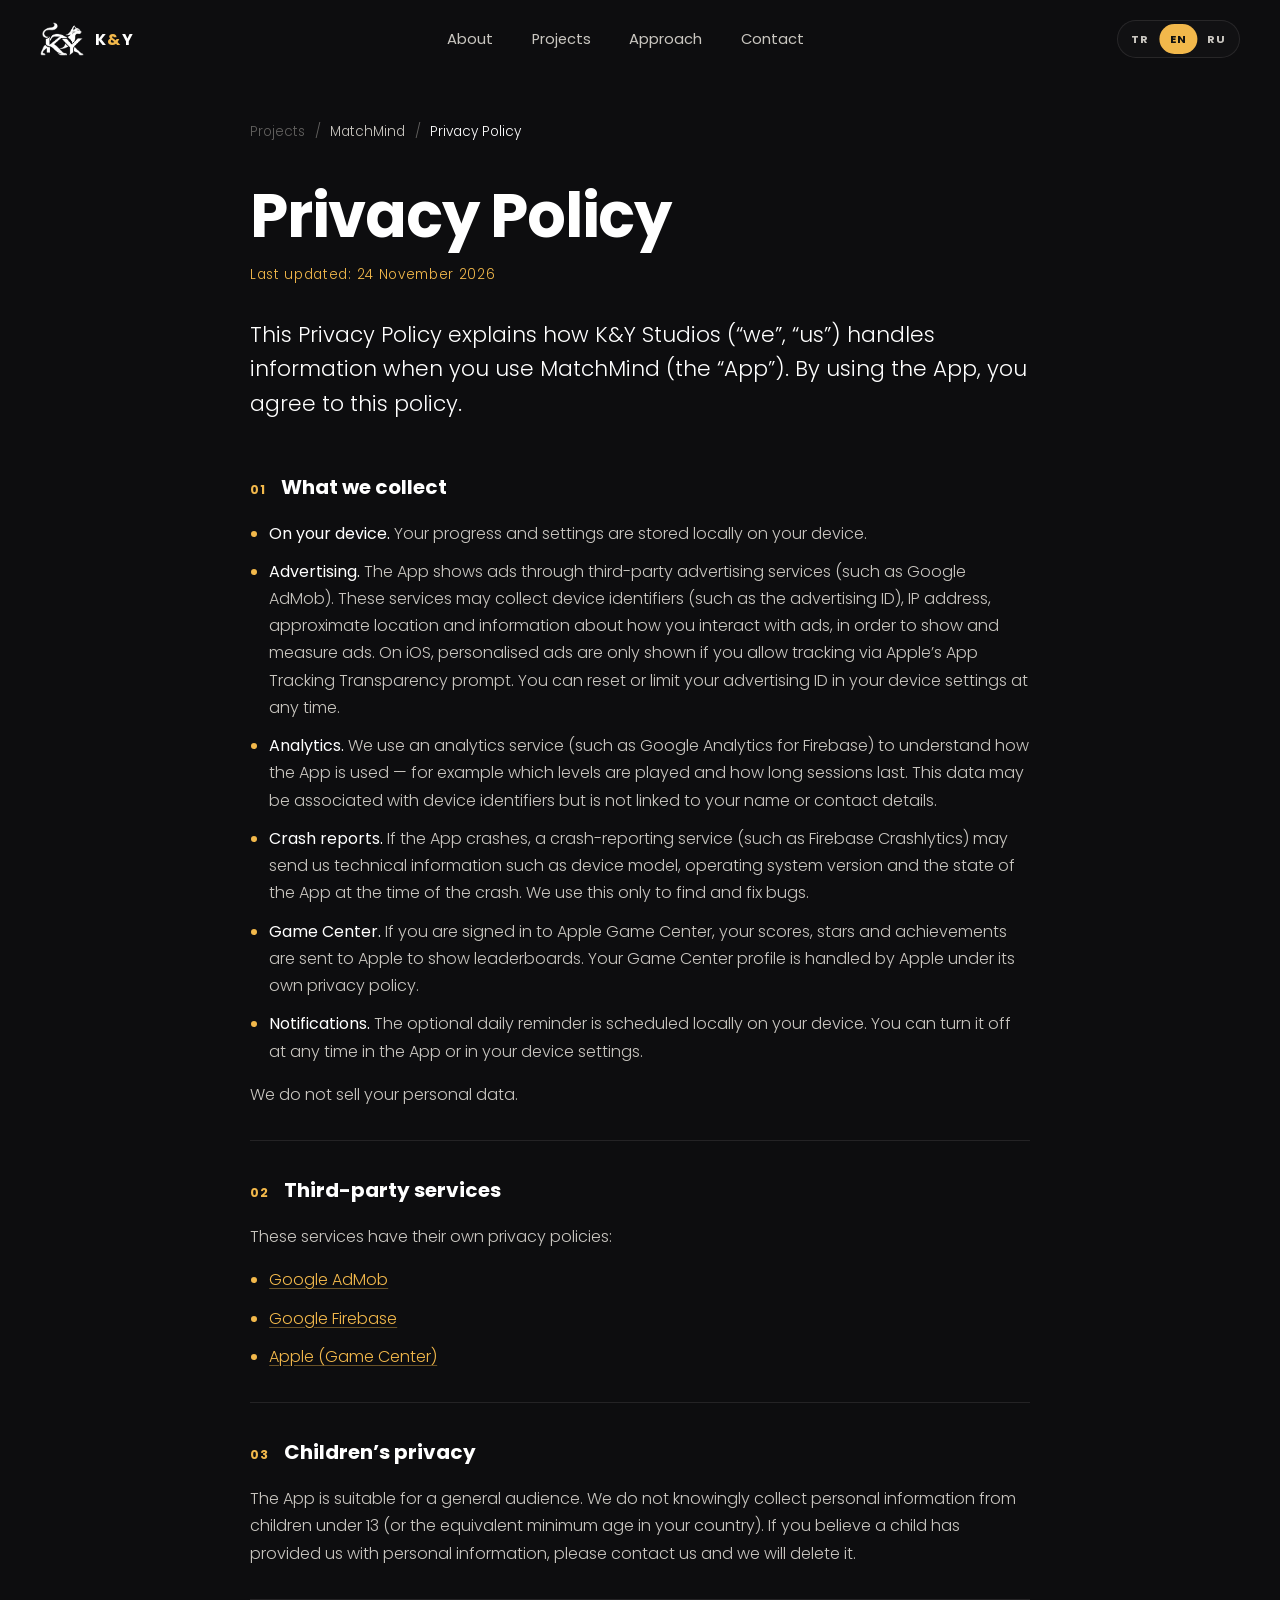
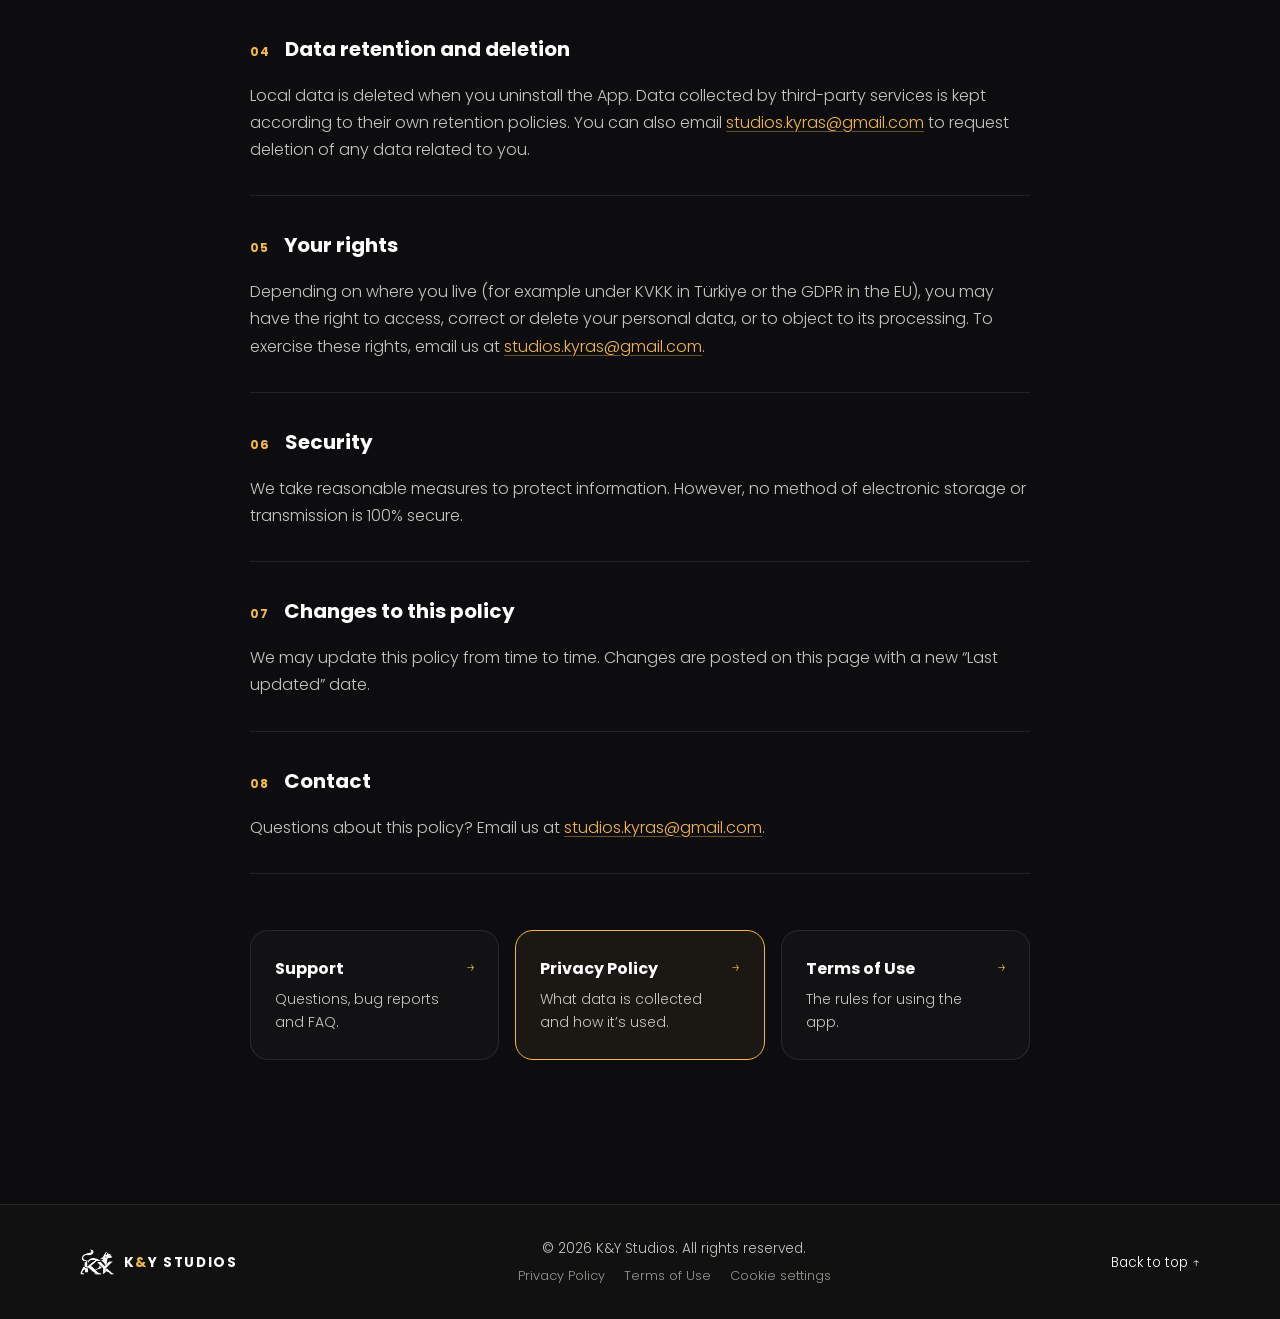
<file: projects/match-mind/privacy/index.html>
<!DOCTYPE html>
<html lang="tr">
<head>
  <meta charset="UTF-8" />
  <meta name="viewport" content="width=device-width, initial-scale=1" />
  <title>K&amp;Y Studios</title>
  <meta name="theme-color" content="#0d0d0f" />
  <meta property="og:image" content="../../../assets/og-cover.jpg" />
  <link rel="icon" type="image/png" sizes="32x32" href="../../../assets/favicon-32.png" />
  <link rel="apple-touch-icon" href="../../../assets/apple-touch-icon.png" />
  <link rel="preconnect" href="https://fonts.googleapis.com" />
  <link rel="preconnect" href="https://fonts.gstatic.com" crossorigin />
  <link href="https://fonts.googleapis.com/css2?family=Montserrat:wght@300;400;700&family=Poppins:wght@300;400;700&display=swap" rel="stylesheet" />
  <link rel="stylesheet" href="../../../css/style.css" />
</head>
<body class="subpage" data-root="../../../" data-project="match-mind" data-page="privacy">
  <div class="trail" aria-hidden="true"></div>

  <header class="nav" id="nav">
    <a href="../../../index.html" class="nav__brand" aria-label="K&Y Studios">
      <img src="../../../assets/logo-white.png" alt="" />
      <span>K<b>&amp;</b>Y</span>
    </a>
    <nav class="nav__links" id="navLinks">
      <a href="../../../index.html#about" data-i18n="nav.about">Hakkımızda</a>
      <a href="../../../index.html#projects" data-i18n="nav.projects">Projeler</a>
      <a href="../../../index.html#process" data-i18n="nav.process">Yaklaşım</a>
      <a href="../../../index.html#contact" data-i18n="nav.contact">İletişim</a>
      <div class="lang lang--menu" role="group" aria-label="Language">
        <button data-lang="tr" aria-pressed="true">TR</button>
        <button data-lang="en" aria-pressed="false">EN</button>
        <button data-lang="ru" aria-pressed="false">RU</button>
        <span class="lang__pill" aria-hidden="true"></span>
      </div>
    </nav>
    <div class="nav__actions">
      <div class="lang lang--nav" role="group" aria-label="Language">
        <button data-lang="tr" aria-pressed="true">TR</button>
        <button data-lang="en" aria-pressed="false">EN</button>
        <button data-lang="ru" aria-pressed="false">RU</button>
        <span class="lang__pill" aria-hidden="true"></span>
      </div>
      <button class="burger" id="burger" aria-label="Menu" aria-expanded="false"><span></span><span></span></button>
    </div>
  </header>

  <main id="app"></main>

  <footer class="footer">
    <div class="container footer__inner">
      <a href="../../../index.html" class="footer__brand">
        <img src="../../../assets/logo-white.png" alt="" />
        <span>K<b>&amp;</b>Y STUDIOS</span>
      </a>
      <div class="footer__mid">
        <p>© <span class="js-year"></span> K&amp;Y Studios. <span data-i18n="footer.rights">Tüm hakları saklıdır.</span></p>
        <nav class="footer__legal"><a href="../../../privacy/" data-i18n="footer.privacy">Gizlilik Politikası</a><a href="../../../terms/" data-i18n="footer.terms">Kullanım Koşulları</a></nav>
      </div>
      <a href="#" class="footer__top" data-i18n="footer.top">Yukarı ↑</a>
    </div>
  </footer>

  <noscript><p style="padding:8rem 2rem;text-align:center">Please enable JavaScript to view this page.</p></noscript>
  <script src="../../../js/config.js"></script>
  <script src="../../../data/projects.js"></script>
  <script src="../../../js/projects.js"></script>
  <script src="../../../js/consent.js"></script>
  <script src="../../../js/main.js"></script>
</body>
</html>
</file>
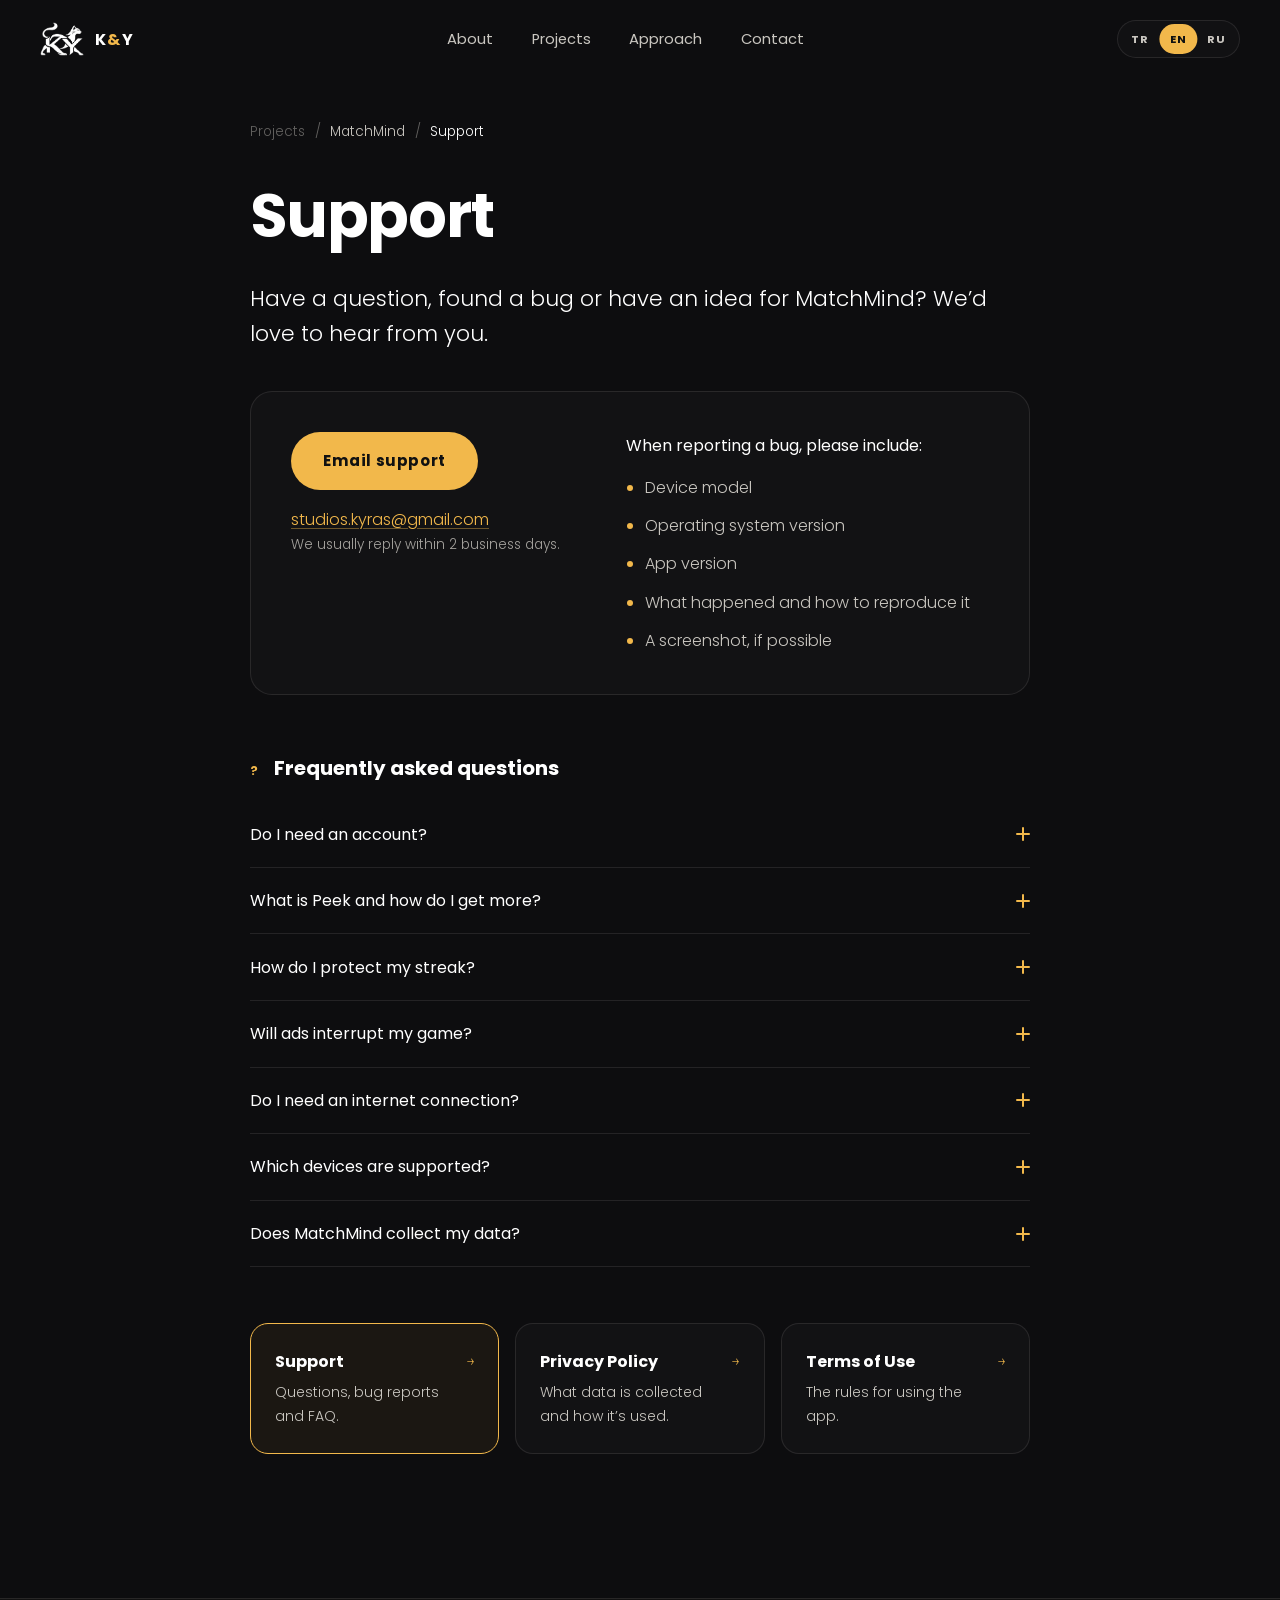
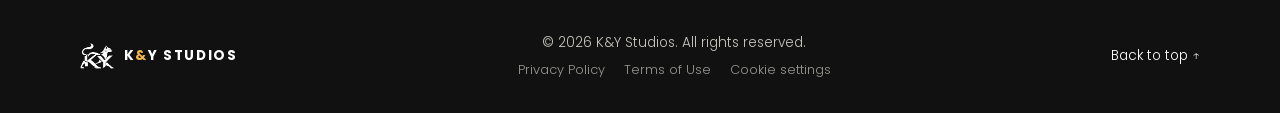
<file: projects/match-mind/support/index.html>
<!DOCTYPE html>
<html lang="tr">
<head>
  <meta charset="UTF-8" />
  <meta name="viewport" content="width=device-width, initial-scale=1" />
  <title>K&amp;Y Studios</title>
  <meta name="theme-color" content="#0d0d0f" />
  <meta property="og:image" content="../../../assets/og-cover.jpg" />
  <link rel="icon" type="image/png" sizes="32x32" href="../../../assets/favicon-32.png" />
  <link rel="apple-touch-icon" href="../../../assets/apple-touch-icon.png" />
  <link rel="preconnect" href="https://fonts.googleapis.com" />
  <link rel="preconnect" href="https://fonts.gstatic.com" crossorigin />
  <link href="https://fonts.googleapis.com/css2?family=Montserrat:wght@300;400;700&family=Poppins:wght@300;400;700&display=swap" rel="stylesheet" />
  <link rel="stylesheet" href="../../../css/style.css" />
</head>
<body class="subpage" data-root="../../../" data-project="match-mind" data-page="support">
  <div class="trail" aria-hidden="true"></div>

  <header class="nav" id="nav">
    <a href="../../../index.html" class="nav__brand" aria-label="K&Y Studios">
      <img src="../../../assets/logo-white.png" alt="" />
      <span>K<b>&amp;</b>Y</span>
    </a>
    <nav class="nav__links" id="navLinks">
      <a href="../../../index.html#about" data-i18n="nav.about">Hakkımızda</a>
      <a href="../../../index.html#projects" data-i18n="nav.projects">Projeler</a>
      <a href="../../../index.html#process" data-i18n="nav.process">Yaklaşım</a>
      <a href="../../../index.html#contact" data-i18n="nav.contact">İletişim</a>
      <div class="lang lang--menu" role="group" aria-label="Language">
        <button data-lang="tr" aria-pressed="true">TR</button>
        <button data-lang="en" aria-pressed="false">EN</button>
        <button data-lang="ru" aria-pressed="false">RU</button>
        <span class="lang__pill" aria-hidden="true"></span>
      </div>
    </nav>
    <div class="nav__actions">
      <div class="lang lang--nav" role="group" aria-label="Language">
        <button data-lang="tr" aria-pressed="true">TR</button>
        <button data-lang="en" aria-pressed="false">EN</button>
        <button data-lang="ru" aria-pressed="false">RU</button>
        <span class="lang__pill" aria-hidden="true"></span>
      </div>
      <button class="burger" id="burger" aria-label="Menu" aria-expanded="false"><span></span><span></span></button>
    </div>
  </header>

  <main id="app"></main>

  <footer class="footer">
    <div class="container footer__inner">
      <a href="../../../index.html" class="footer__brand">
        <img src="../../../assets/logo-white.png" alt="" />
        <span>K<b>&amp;</b>Y STUDIOS</span>
      </a>
      <div class="footer__mid">
        <p>© <span class="js-year"></span> K&amp;Y Studios. <span data-i18n="footer.rights">Tüm hakları saklıdır.</span></p>
        <nav class="footer__legal"><a href="../../../privacy/" data-i18n="footer.privacy">Gizlilik Politikası</a><a href="../../../terms/" data-i18n="footer.terms">Kullanım Koşulları</a></nav>
      </div>
      <a href="#" class="footer__top" data-i18n="footer.top">Yukarı ↑</a>
    </div>
  </footer>

  <noscript><p style="padding:8rem 2rem;text-align:center">Please enable JavaScript to view this page.</p></noscript>
  <script src="../../../js/config.js"></script>
  <script src="../../../data/projects.js"></script>
  <script src="../../../js/projects.js"></script>
  <script src="../../../js/consent.js"></script>
  <script src="../../../js/main.js"></script>
</body>
</html>
</file>
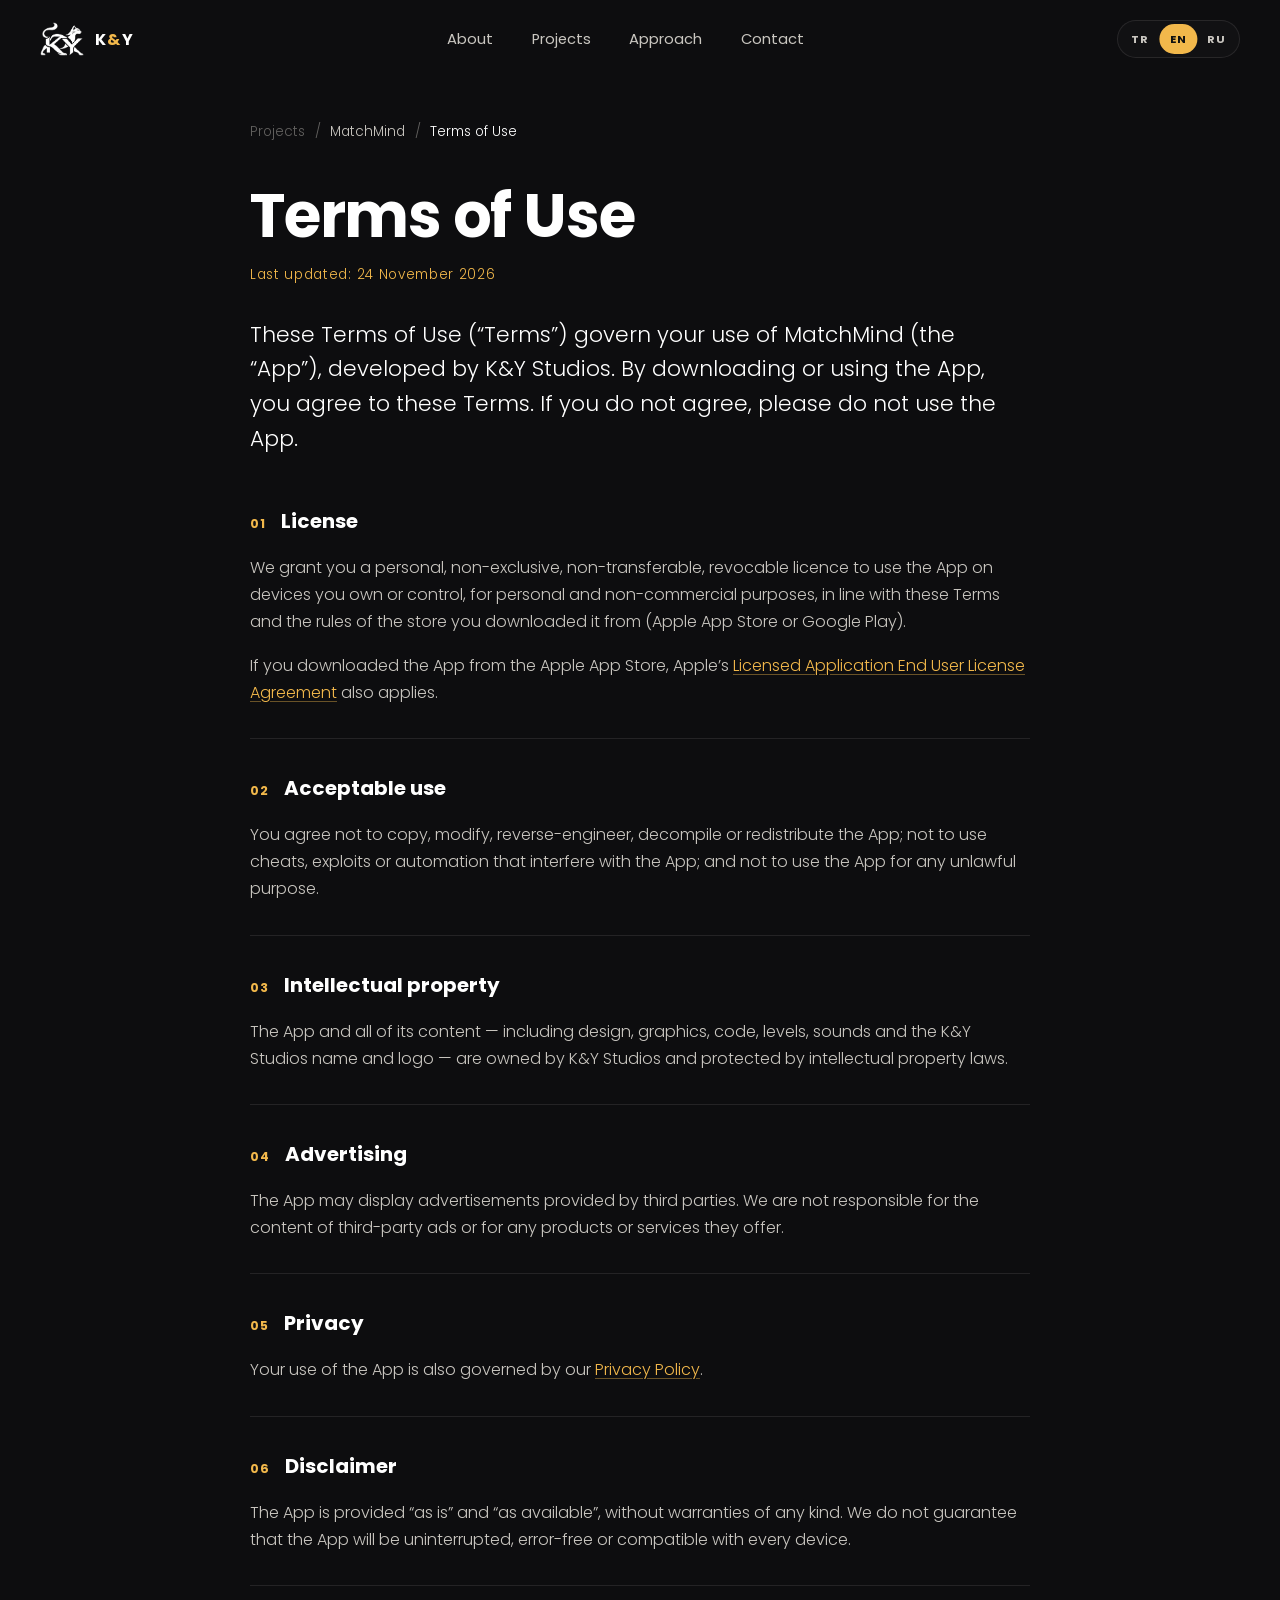
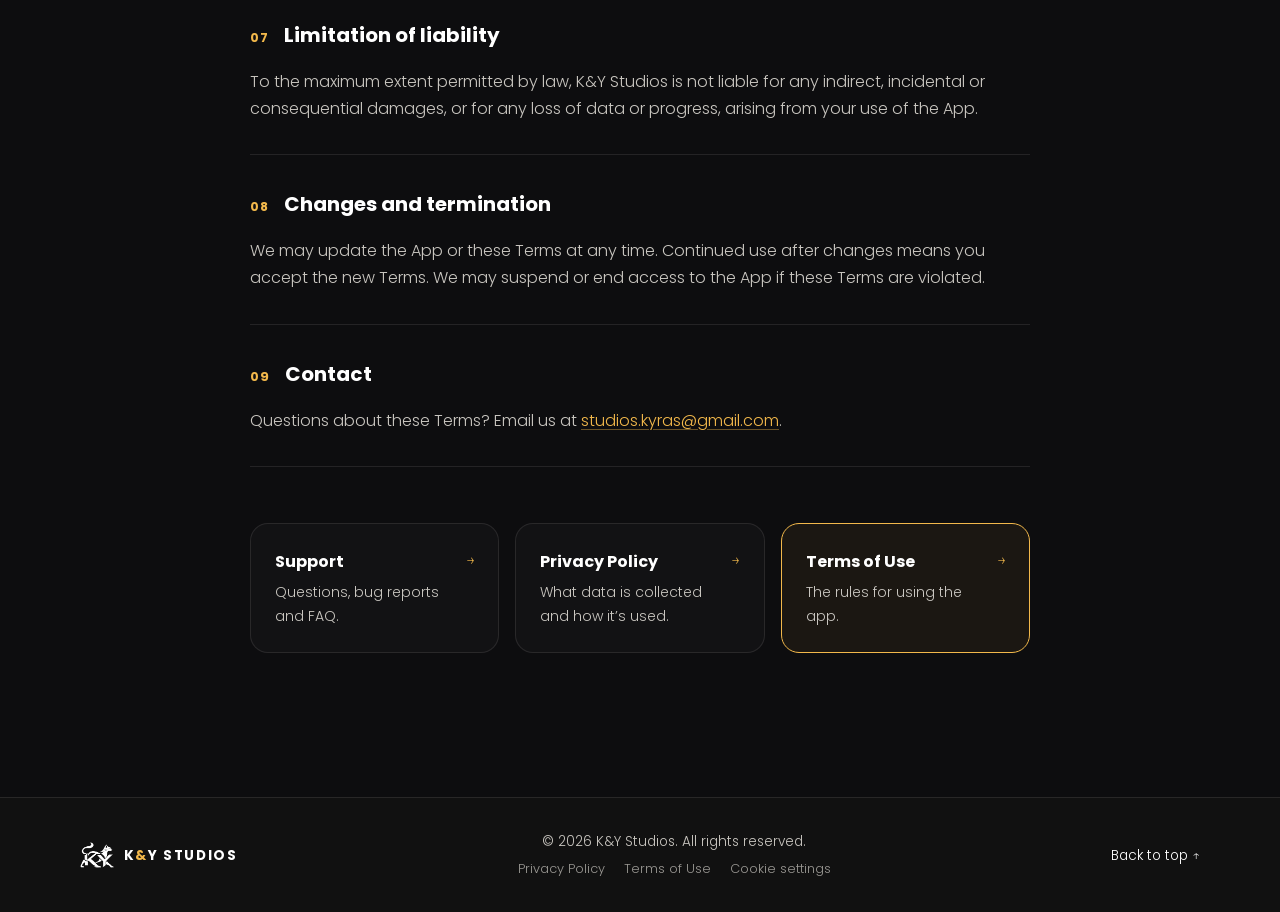
<file: projects/match-mind/terms/index.html>
<!DOCTYPE html>
<html lang="tr">
<head>
  <meta charset="UTF-8" />
  <meta name="viewport" content="width=device-width, initial-scale=1" />
  <title>K&amp;Y Studios</title>
  <meta name="theme-color" content="#0d0d0f" />
  <meta property="og:image" content="../../../assets/og-cover.jpg" />
  <link rel="icon" type="image/png" sizes="32x32" href="../../../assets/favicon-32.png" />
  <link rel="apple-touch-icon" href="../../../assets/apple-touch-icon.png" />
  <link rel="preconnect" href="https://fonts.googleapis.com" />
  <link rel="preconnect" href="https://fonts.gstatic.com" crossorigin />
  <link href="https://fonts.googleapis.com/css2?family=Montserrat:wght@300;400;700&family=Poppins:wght@300;400;700&display=swap" rel="stylesheet" />
  <link rel="stylesheet" href="../../../css/style.css" />
</head>
<body class="subpage" data-root="../../../" data-project="match-mind" data-page="terms">
  <div class="trail" aria-hidden="true"></div>

  <header class="nav" id="nav">
    <a href="../../../index.html" class="nav__brand" aria-label="K&Y Studios">
      <img src="../../../assets/logo-white.png" alt="" />
      <span>K<b>&amp;</b>Y</span>
    </a>
    <nav class="nav__links" id="navLinks">
      <a href="../../../index.html#about" data-i18n="nav.about">Hakkımızda</a>
      <a href="../../../index.html#projects" data-i18n="nav.projects">Projeler</a>
      <a href="../../../index.html#process" data-i18n="nav.process">Yaklaşım</a>
      <a href="../../../index.html#contact" data-i18n="nav.contact">İletişim</a>
      <div class="lang lang--menu" role="group" aria-label="Language">
        <button data-lang="tr" aria-pressed="true">TR</button>
        <button data-lang="en" aria-pressed="false">EN</button>
        <button data-lang="ru" aria-pressed="false">RU</button>
        <span class="lang__pill" aria-hidden="true"></span>
      </div>
    </nav>
    <div class="nav__actions">
      <div class="lang lang--nav" role="group" aria-label="Language">
        <button data-lang="tr" aria-pressed="true">TR</button>
        <button data-lang="en" aria-pressed="false">EN</button>
        <button data-lang="ru" aria-pressed="false">RU</button>
        <span class="lang__pill" aria-hidden="true"></span>
      </div>
      <button class="burger" id="burger" aria-label="Menu" aria-expanded="false"><span></span><span></span></button>
    </div>
  </header>

  <main id="app"></main>

  <footer class="footer">
    <div class="container footer__inner">
      <a href="../../../index.html" class="footer__brand">
        <img src="../../../assets/logo-white.png" alt="" />
        <span>K<b>&amp;</b>Y STUDIOS</span>
      </a>
      <div class="footer__mid">
        <p>© <span class="js-year"></span> K&amp;Y Studios. <span data-i18n="footer.rights">Tüm hakları saklıdır.</span></p>
        <nav class="footer__legal"><a href="../../../privacy/" data-i18n="footer.privacy">Gizlilik Politikası</a><a href="../../../terms/" data-i18n="footer.terms">Kullanım Koşulları</a></nav>
      </div>
      <a href="#" class="footer__top" data-i18n="footer.top">Yukarı ↑</a>
    </div>
  </footer>

  <noscript><p style="padding:8rem 2rem;text-align:center">Please enable JavaScript to view this page.</p></noscript>
  <script src="../../../js/config.js"></script>
  <script src="../../../data/projects.js"></script>
  <script src="../../../js/projects.js"></script>
  <script src="../../../js/consent.js"></script>
  <script src="../../../js/main.js"></script>
</body>
</html>
</file>
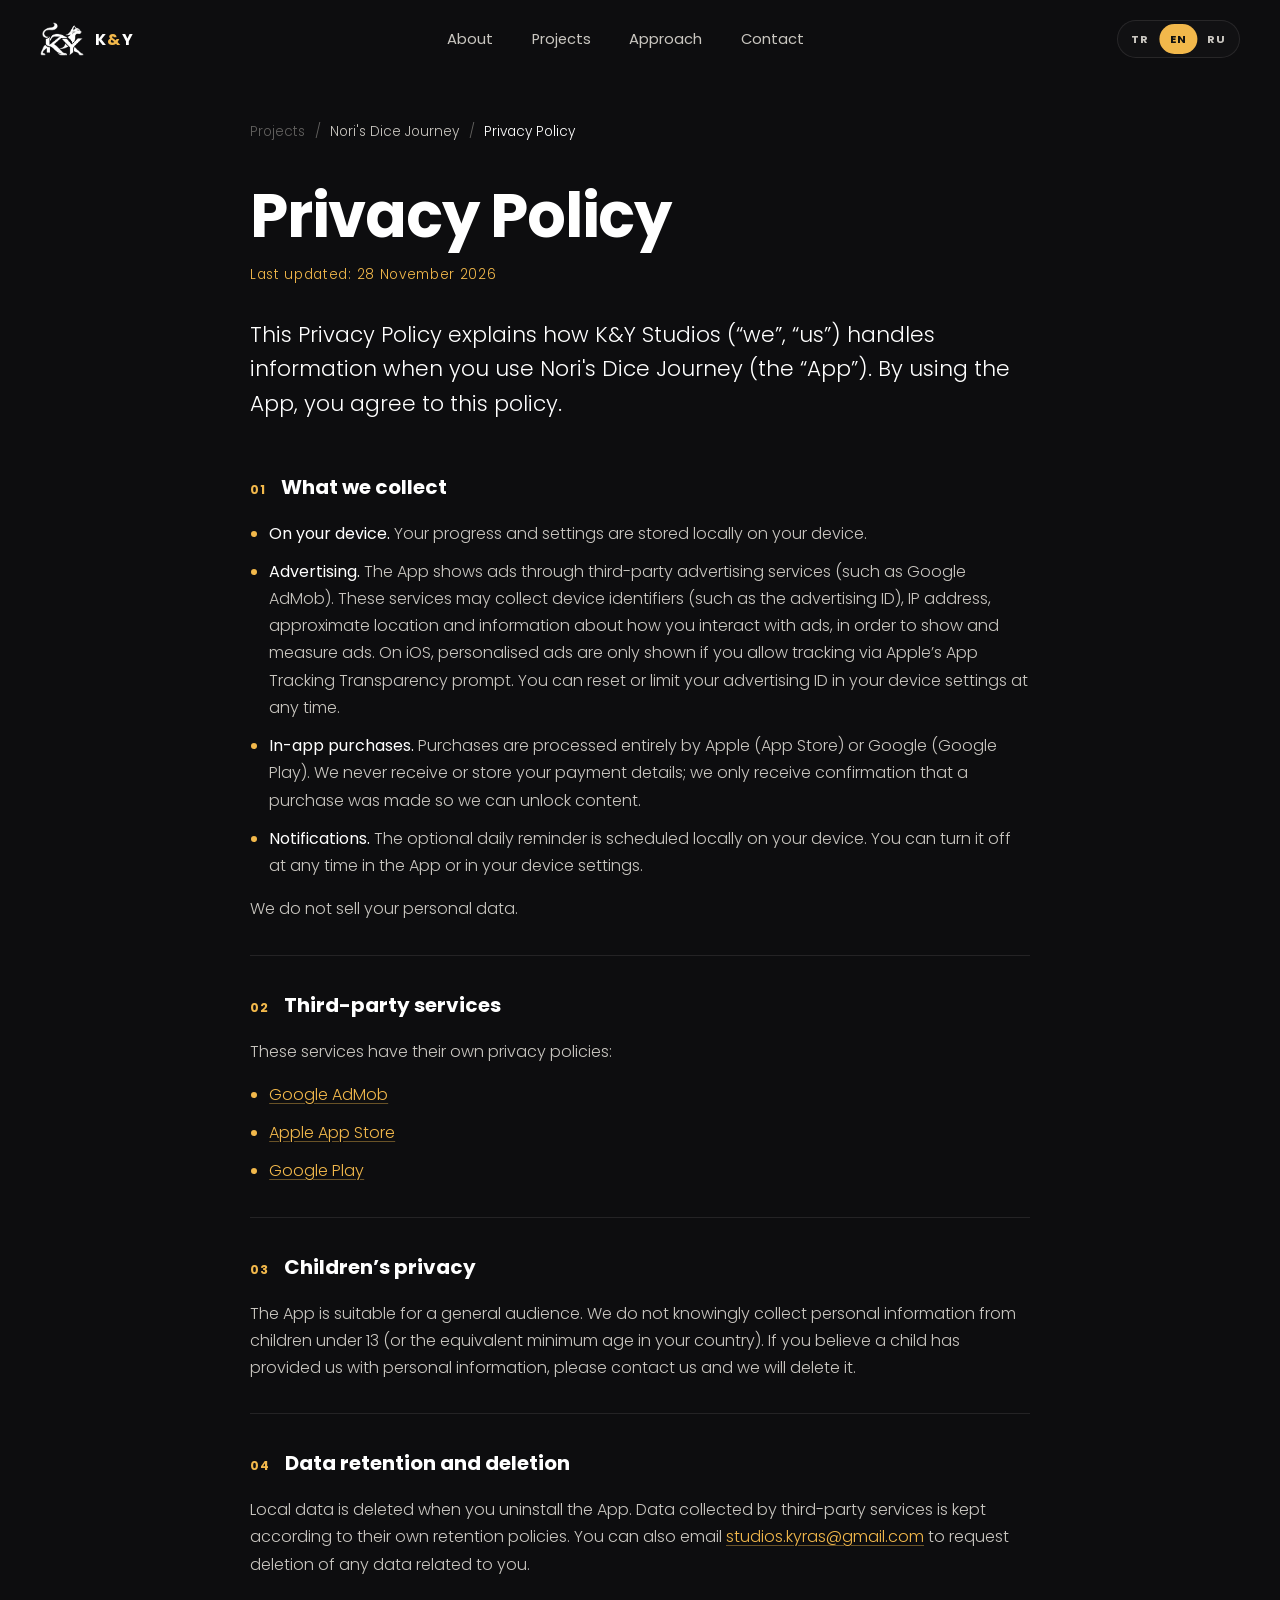
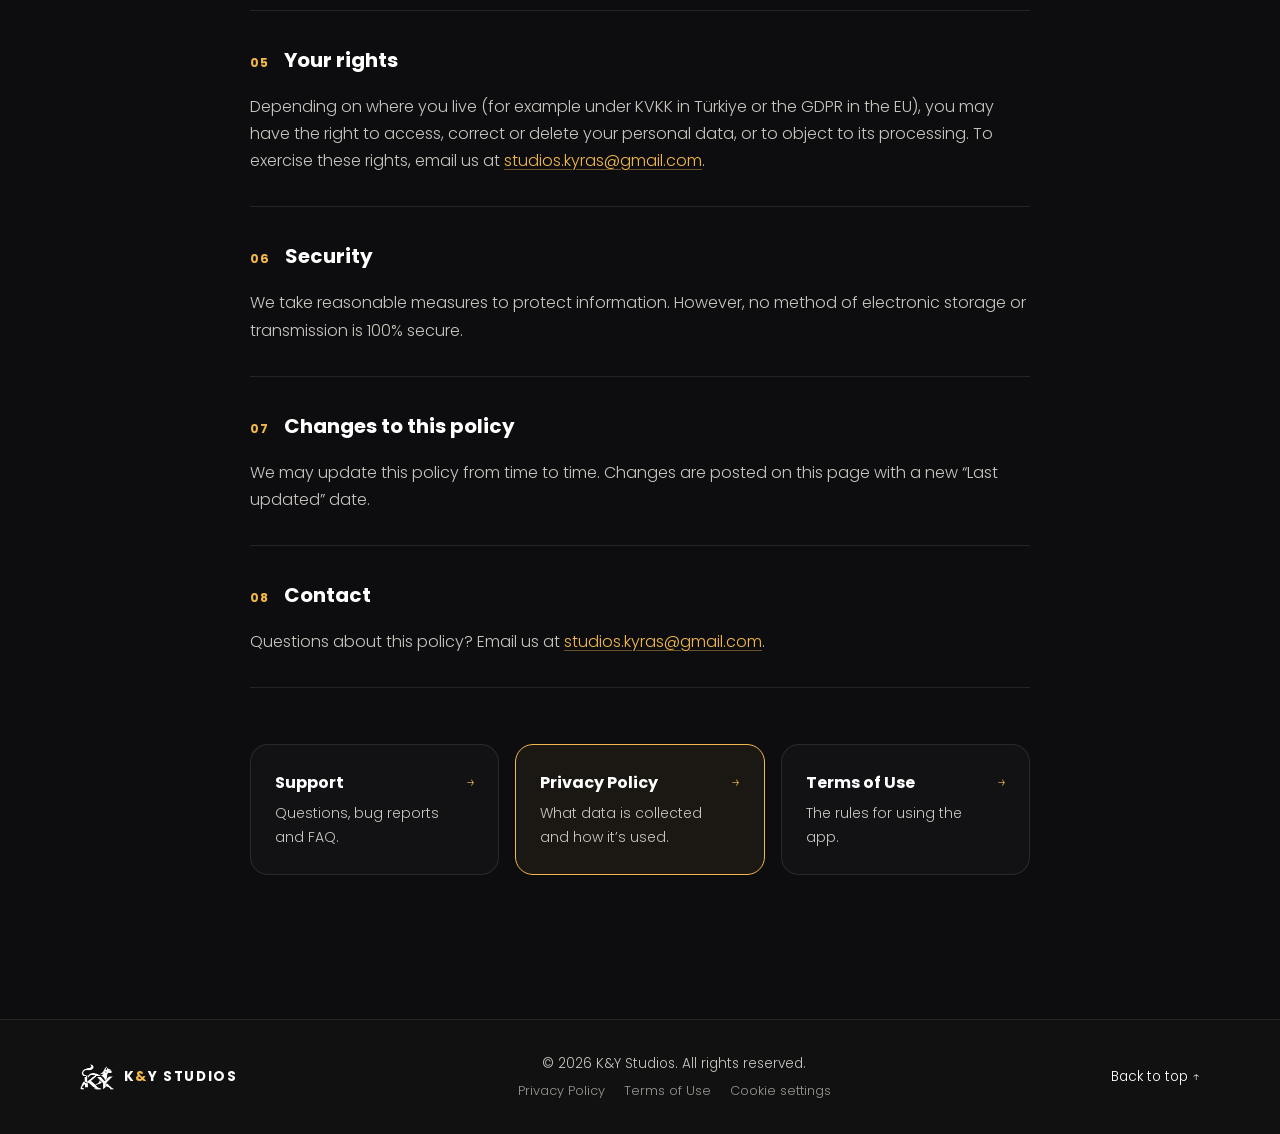
<file: projects/noris-dice-journey/privacy/index.html>
<!DOCTYPE html>
<html lang="tr">
<head>
  <meta charset="UTF-8" />
  <meta name="viewport" content="width=device-width, initial-scale=1" />
  <title>K&amp;Y Studios</title>
  <meta name="theme-color" content="#0d0d0f" />
  <meta property="og:image" content="../../../assets/og-cover.jpg" />
  <link rel="icon" type="image/png" sizes="32x32" href="../../../assets/favicon-32.png" />
  <link rel="apple-touch-icon" href="../../../assets/apple-touch-icon.png" />
  <link rel="preconnect" href="https://fonts.googleapis.com" />
  <link rel="preconnect" href="https://fonts.gstatic.com" crossorigin />
  <link href="https://fonts.googleapis.com/css2?family=Montserrat:wght@300;400;700&family=Poppins:wght@300;400;700&display=swap" rel="stylesheet" />
  <link rel="stylesheet" href="../../../css/style.css" />
</head>
<body class="subpage" data-root="../../../" data-project="noris-dice-journey" data-page="privacy">
  <div class="trail" aria-hidden="true"></div>

  <header class="nav" id="nav">
    <a href="../../../index.html" class="nav__brand" aria-label="K&Y Studios">
      <img src="../../../assets/logo-white.png" alt="" />
      <span>K<b>&amp;</b>Y</span>
    </a>
    <nav class="nav__links" id="navLinks">
      <a href="../../../index.html#about" data-i18n="nav.about">Hakkımızda</a>
      <a href="../../../index.html#projects" data-i18n="nav.projects">Projeler</a>
      <a href="../../../index.html#process" data-i18n="nav.process">Yaklaşım</a>
      <a href="../../../index.html#contact" data-i18n="nav.contact">İletişim</a>
      <div class="lang lang--menu" role="group" aria-label="Language">
        <button data-lang="tr" aria-pressed="true">TR</button>
        <button data-lang="en" aria-pressed="false">EN</button>
        <button data-lang="ru" aria-pressed="false">RU</button>
        <span class="lang__pill" aria-hidden="true"></span>
      </div>
    </nav>
    <div class="nav__actions">
      <div class="lang lang--nav" role="group" aria-label="Language">
        <button data-lang="tr" aria-pressed="true">TR</button>
        <button data-lang="en" aria-pressed="false">EN</button>
        <button data-lang="ru" aria-pressed="false">RU</button>
        <span class="lang__pill" aria-hidden="true"></span>
      </div>
      <button class="burger" id="burger" aria-label="Menu" aria-expanded="false"><span></span><span></span></button>
    </div>
  </header>

  <main id="app"></main>

  <footer class="footer">
    <div class="container footer__inner">
      <a href="../../../index.html" class="footer__brand">
        <img src="../../../assets/logo-white.png" alt="" />
        <span>K<b>&amp;</b>Y STUDIOS</span>
      </a>
      <div class="footer__mid">
        <p>© <span class="js-year"></span> K&amp;Y Studios. <span data-i18n="footer.rights">Tüm hakları saklıdır.</span></p>
        <nav class="footer__legal"><a href="../../../privacy/" data-i18n="footer.privacy">Gizlilik Politikası</a><a href="../../../terms/" data-i18n="footer.terms">Kullanım Koşulları</a></nav>
      </div>
      <a href="#" class="footer__top" data-i18n="footer.top">Yukarı ↑</a>
    </div>
  </footer>

  <noscript><p style="padding:8rem 2rem;text-align:center">Please enable JavaScript to view this page.</p></noscript>
  <script src="../../../js/config.js"></script>
  <script src="../../../data/projects.js"></script>
  <script src="../../../js/projects.js"></script>
  <script src="../../../js/consent.js"></script>
  <script src="../../../js/main.js"></script>
</body>
</html>
</file>
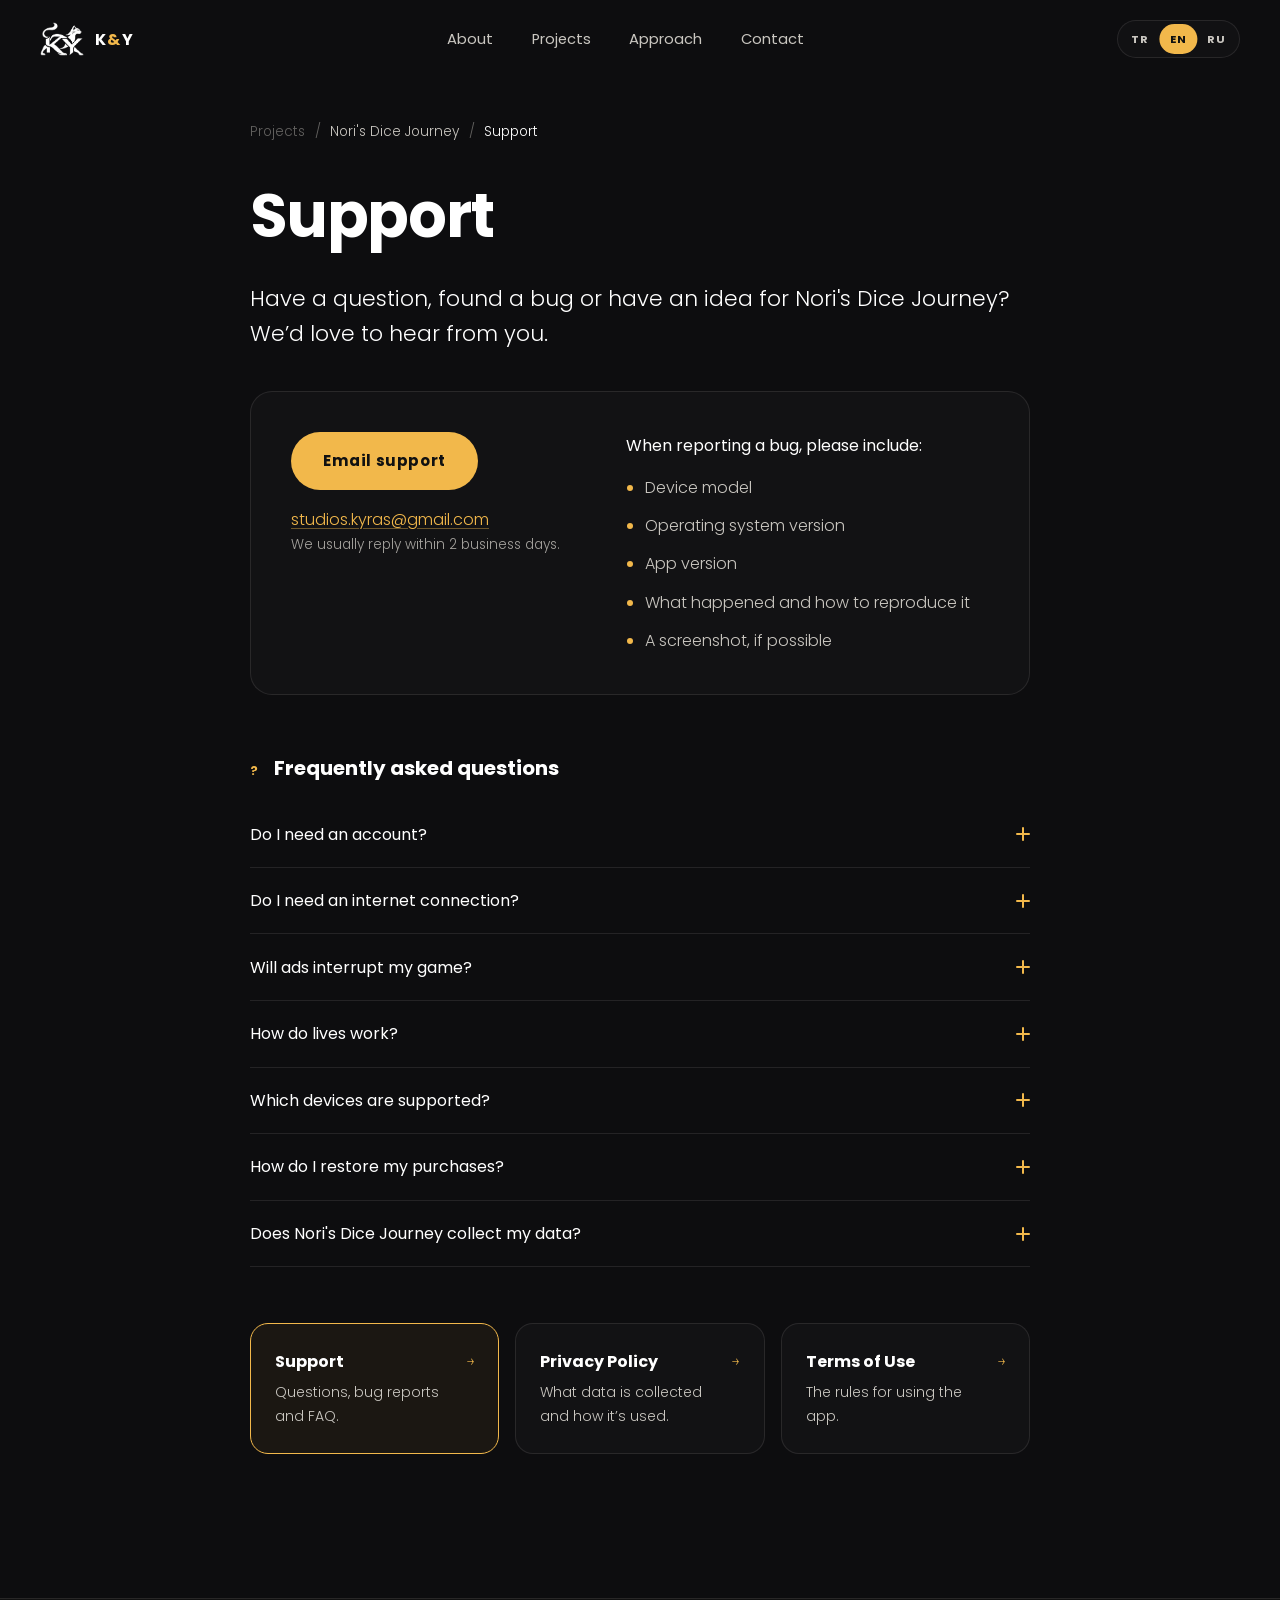
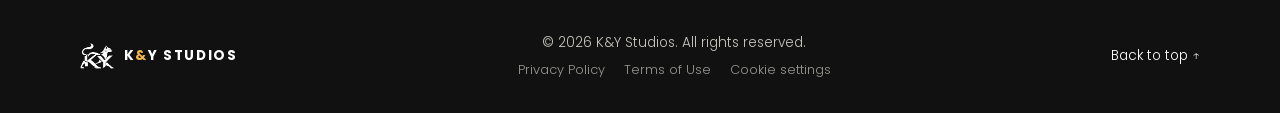
<file: projects/noris-dice-journey/support/index.html>
<!DOCTYPE html>
<html lang="tr">
<head>
  <meta charset="UTF-8" />
  <meta name="viewport" content="width=device-width, initial-scale=1" />
  <title>K&amp;Y Studios</title>
  <meta name="theme-color" content="#0d0d0f" />
  <meta property="og:image" content="../../../assets/og-cover.jpg" />
  <link rel="icon" type="image/png" sizes="32x32" href="../../../assets/favicon-32.png" />
  <link rel="apple-touch-icon" href="../../../assets/apple-touch-icon.png" />
  <link rel="preconnect" href="https://fonts.googleapis.com" />
  <link rel="preconnect" href="https://fonts.gstatic.com" crossorigin />
  <link href="https://fonts.googleapis.com/css2?family=Montserrat:wght@300;400;700&family=Poppins:wght@300;400;700&display=swap" rel="stylesheet" />
  <link rel="stylesheet" href="../../../css/style.css" />
</head>
<body class="subpage" data-root="../../../" data-project="noris-dice-journey" data-page="support">
  <div class="trail" aria-hidden="true"></div>

  <header class="nav" id="nav">
    <a href="../../../index.html" class="nav__brand" aria-label="K&Y Studios">
      <img src="../../../assets/logo-white.png" alt="" />
      <span>K<b>&amp;</b>Y</span>
    </a>
    <nav class="nav__links" id="navLinks">
      <a href="../../../index.html#about" data-i18n="nav.about">Hakkımızda</a>
      <a href="../../../index.html#projects" data-i18n="nav.projects">Projeler</a>
      <a href="../../../index.html#process" data-i18n="nav.process">Yaklaşım</a>
      <a href="../../../index.html#contact" data-i18n="nav.contact">İletişim</a>
      <div class="lang lang--menu" role="group" aria-label="Language">
        <button data-lang="tr" aria-pressed="true">TR</button>
        <button data-lang="en" aria-pressed="false">EN</button>
        <button data-lang="ru" aria-pressed="false">RU</button>
        <span class="lang__pill" aria-hidden="true"></span>
      </div>
    </nav>
    <div class="nav__actions">
      <div class="lang lang--nav" role="group" aria-label="Language">
        <button data-lang="tr" aria-pressed="true">TR</button>
        <button data-lang="en" aria-pressed="false">EN</button>
        <button data-lang="ru" aria-pressed="false">RU</button>
        <span class="lang__pill" aria-hidden="true"></span>
      </div>
      <button class="burger" id="burger" aria-label="Menu" aria-expanded="false"><span></span><span></span></button>
    </div>
  </header>

  <main id="app"></main>

  <footer class="footer">
    <div class="container footer__inner">
      <a href="../../../index.html" class="footer__brand">
        <img src="../../../assets/logo-white.png" alt="" />
        <span>K<b>&amp;</b>Y STUDIOS</span>
      </a>
      <div class="footer__mid">
        <p>© <span class="js-year"></span> K&amp;Y Studios. <span data-i18n="footer.rights">Tüm hakları saklıdır.</span></p>
        <nav class="footer__legal"><a href="../../../privacy/" data-i18n="footer.privacy">Gizlilik Politikası</a><a href="../../../terms/" data-i18n="footer.terms">Kullanım Koşulları</a></nav>
      </div>
      <a href="#" class="footer__top" data-i18n="footer.top">Yukarı ↑</a>
    </div>
  </footer>

  <noscript><p style="padding:8rem 2rem;text-align:center">Please enable JavaScript to view this page.</p></noscript>
  <script src="../../../js/config.js"></script>
  <script src="../../../data/projects.js"></script>
  <script src="../../../js/projects.js"></script>
  <script src="../../../js/consent.js"></script>
  <script src="../../../js/main.js"></script>
</body>
</html>
</file>
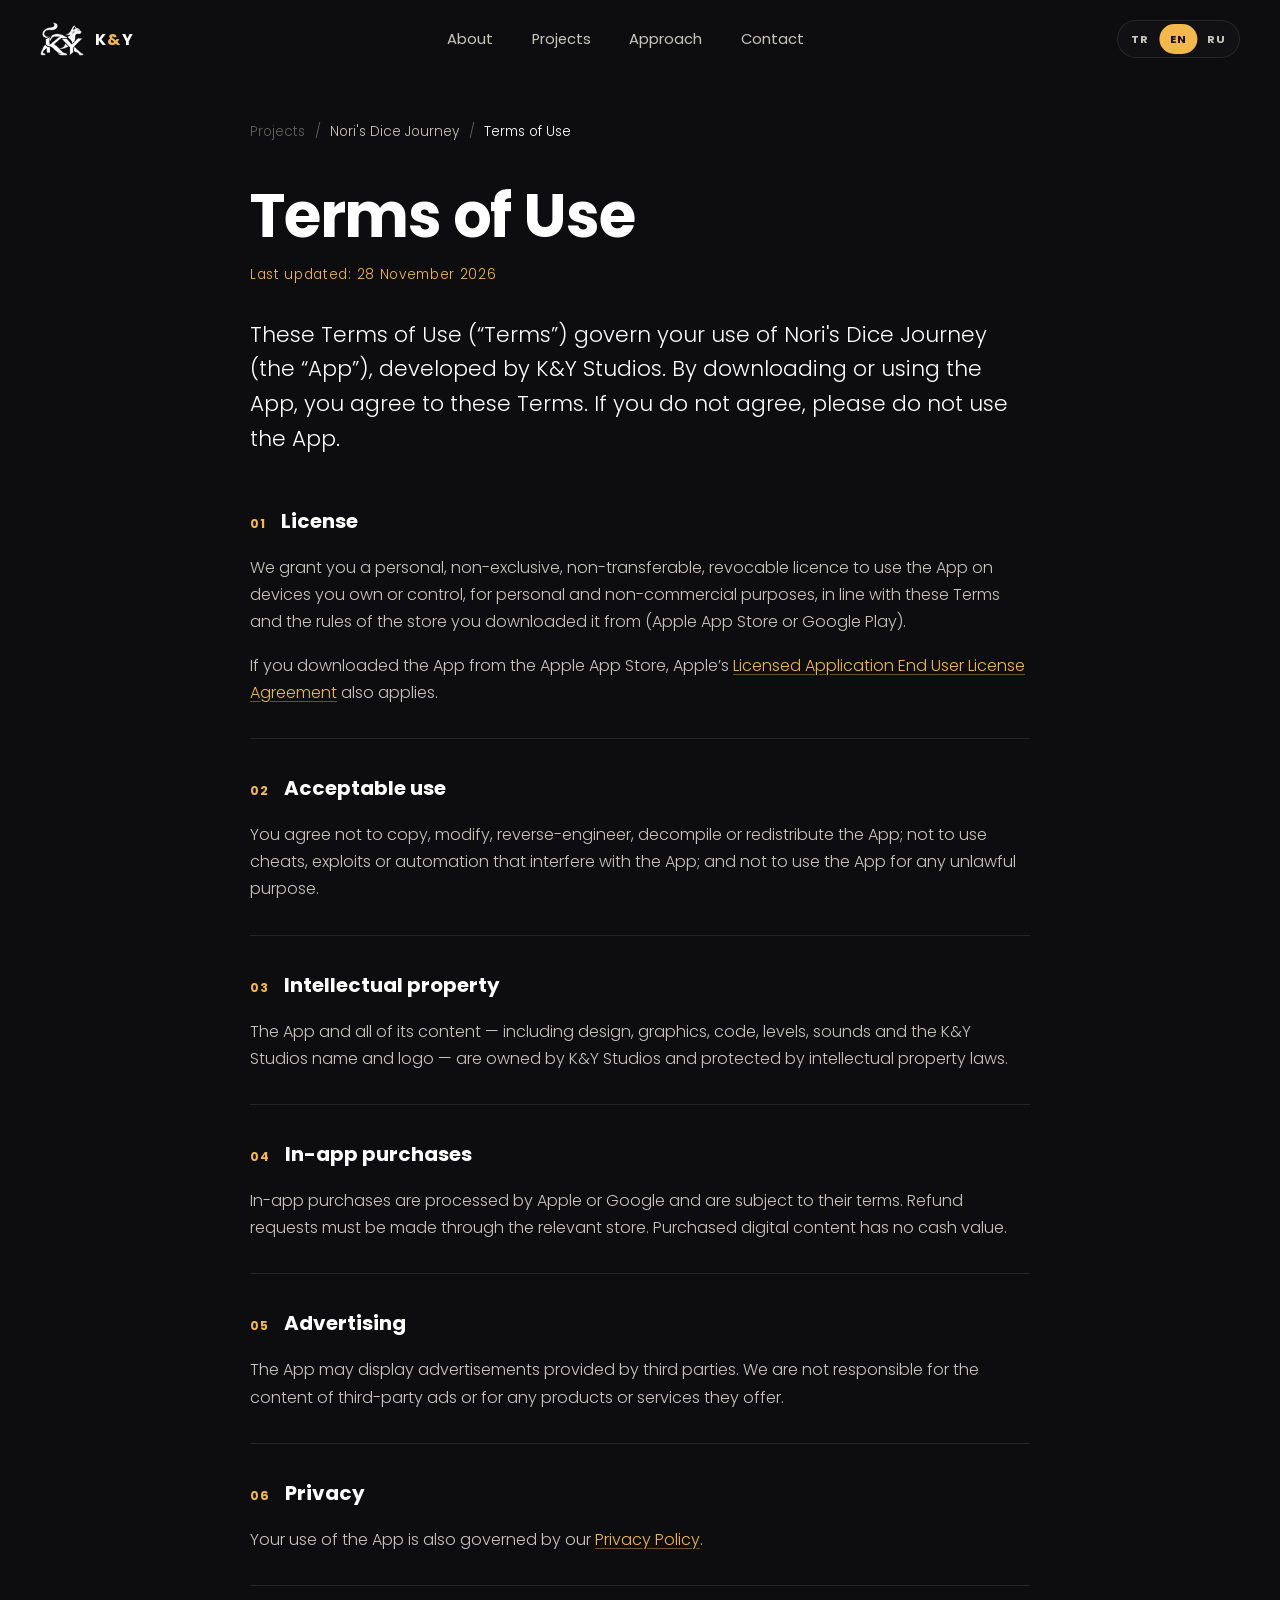
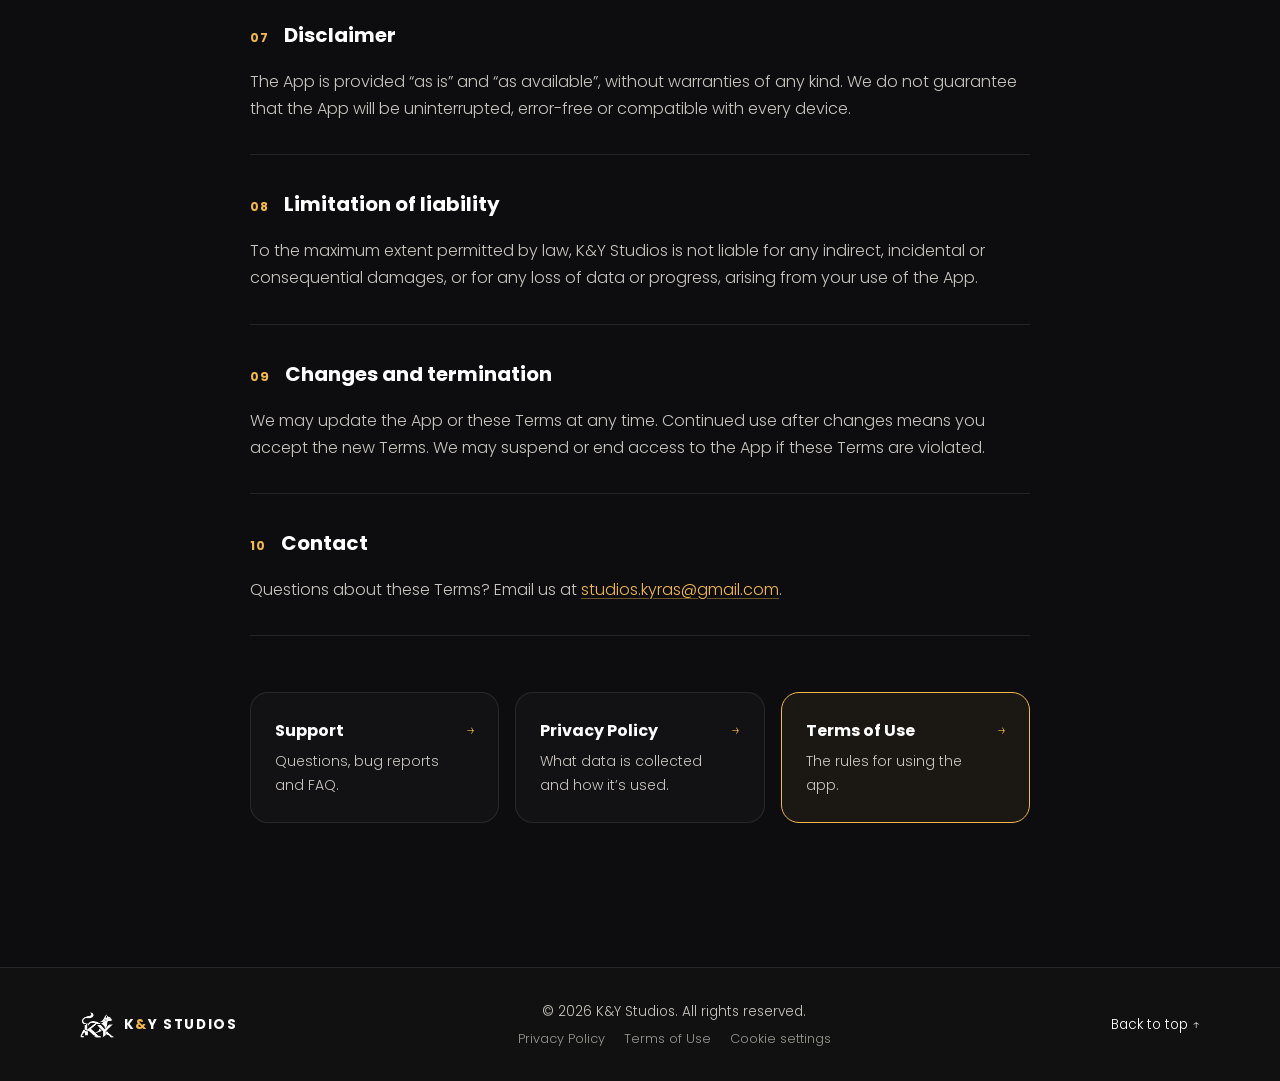
<file: projects/noris-dice-journey/terms/index.html>
<!DOCTYPE html>
<html lang="tr">
<head>
  <meta charset="UTF-8" />
  <meta name="viewport" content="width=device-width, initial-scale=1" />
  <title>K&amp;Y Studios</title>
  <meta name="theme-color" content="#0d0d0f" />
  <meta property="og:image" content="../../../assets/og-cover.jpg" />
  <link rel="icon" type="image/png" sizes="32x32" href="../../../assets/favicon-32.png" />
  <link rel="apple-touch-icon" href="../../../assets/apple-touch-icon.png" />
  <link rel="preconnect" href="https://fonts.googleapis.com" />
  <link rel="preconnect" href="https://fonts.gstatic.com" crossorigin />
  <link href="https://fonts.googleapis.com/css2?family=Montserrat:wght@300;400;700&family=Poppins:wght@300;400;700&display=swap" rel="stylesheet" />
  <link rel="stylesheet" href="../../../css/style.css" />
</head>
<body class="subpage" data-root="../../../" data-project="noris-dice-journey" data-page="terms">
  <div class="trail" aria-hidden="true"></div>

  <header class="nav" id="nav">
    <a href="../../../index.html" class="nav__brand" aria-label="K&Y Studios">
      <img src="../../../assets/logo-white.png" alt="" />
      <span>K<b>&amp;</b>Y</span>
    </a>
    <nav class="nav__links" id="navLinks">
      <a href="../../../index.html#about" data-i18n="nav.about">Hakkımızda</a>
      <a href="../../../index.html#projects" data-i18n="nav.projects">Projeler</a>
      <a href="../../../index.html#process" data-i18n="nav.process">Yaklaşım</a>
      <a href="../../../index.html#contact" data-i18n="nav.contact">İletişim</a>
      <div class="lang lang--menu" role="group" aria-label="Language">
        <button data-lang="tr" aria-pressed="true">TR</button>
        <button data-lang="en" aria-pressed="false">EN</button>
        <button data-lang="ru" aria-pressed="false">RU</button>
        <span class="lang__pill" aria-hidden="true"></span>
      </div>
    </nav>
    <div class="nav__actions">
      <div class="lang lang--nav" role="group" aria-label="Language">
        <button data-lang="tr" aria-pressed="true">TR</button>
        <button data-lang="en" aria-pressed="false">EN</button>
        <button data-lang="ru" aria-pressed="false">RU</button>
        <span class="lang__pill" aria-hidden="true"></span>
      </div>
      <button class="burger" id="burger" aria-label="Menu" aria-expanded="false"><span></span><span></span></button>
    </div>
  </header>

  <main id="app"></main>

  <footer class="footer">
    <div class="container footer__inner">
      <a href="../../../index.html" class="footer__brand">
        <img src="../../../assets/logo-white.png" alt="" />
        <span>K<b>&amp;</b>Y STUDIOS</span>
      </a>
      <div class="footer__mid">
        <p>© <span class="js-year"></span> K&amp;Y Studios. <span data-i18n="footer.rights">Tüm hakları saklıdır.</span></p>
        <nav class="footer__legal"><a href="../../../privacy/" data-i18n="footer.privacy">Gizlilik Politikası</a><a href="../../../terms/" data-i18n="footer.terms">Kullanım Koşulları</a></nav>
      </div>
      <a href="#" class="footer__top" data-i18n="footer.top">Yukarı ↑</a>
    </div>
  </footer>

  <noscript><p style="padding:8rem 2rem;text-align:center">Please enable JavaScript to view this page.</p></noscript>
  <script src="../../../js/config.js"></script>
  <script src="../../../data/projects.js"></script>
  <script src="../../../js/projects.js"></script>
  <script src="../../../js/consent.js"></script>
  <script src="../../../js/main.js"></script>
</body>
</html>
</file>
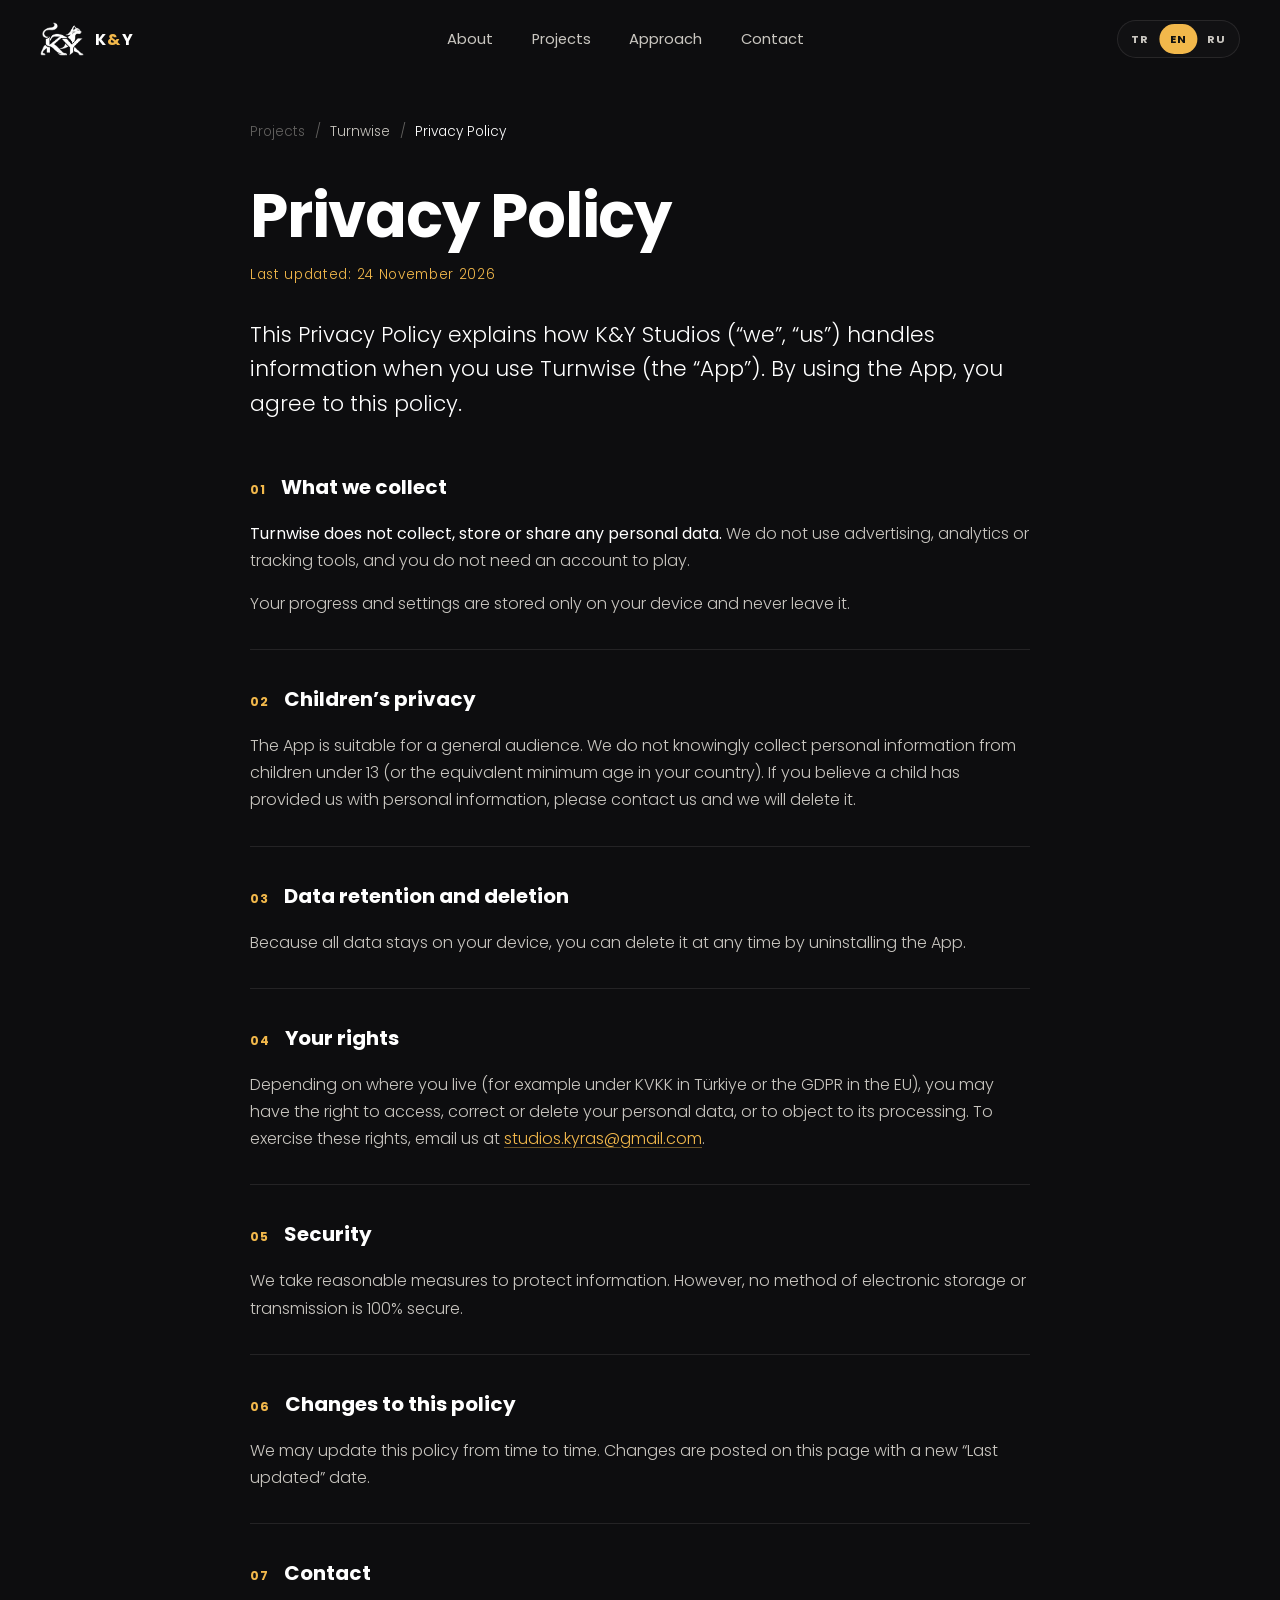
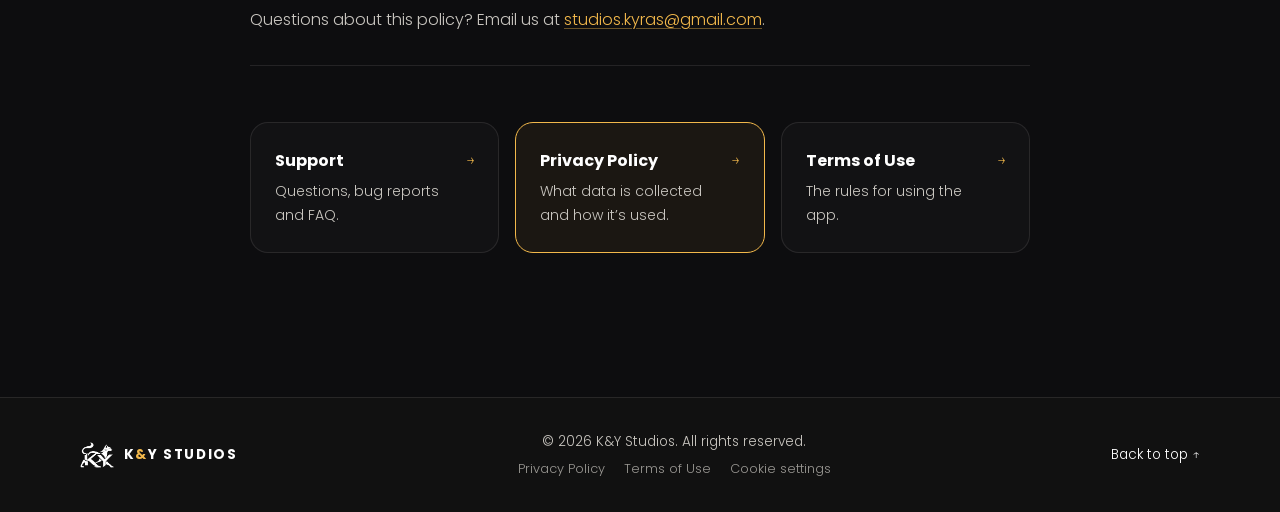
<file: projects/turnwise/privacy/index.html>
<!DOCTYPE html>
<html lang="tr">
<head>
  <meta charset="UTF-8" />
  <meta name="viewport" content="width=device-width, initial-scale=1" />
  <title>K&amp;Y Studios</title>
  <meta name="theme-color" content="#0d0d0f" />
  <meta property="og:image" content="../../../assets/og-cover.jpg" />
  <link rel="icon" type="image/png" sizes="32x32" href="../../../assets/favicon-32.png" />
  <link rel="apple-touch-icon" href="../../../assets/apple-touch-icon.png" />
  <link rel="preconnect" href="https://fonts.googleapis.com" />
  <link rel="preconnect" href="https://fonts.gstatic.com" crossorigin />
  <link href="https://fonts.googleapis.com/css2?family=Montserrat:wght@300;400;700&family=Poppins:wght@300;400;700&display=swap" rel="stylesheet" />
  <link rel="stylesheet" href="../../../css/style.css" />
</head>
<body class="subpage" data-root="../../../" data-project="turnwise" data-page="privacy">
  <div class="trail" aria-hidden="true"></div>

  <header class="nav" id="nav">
    <a href="../../../index.html" class="nav__brand" aria-label="K&Y Studios">
      <img src="../../../assets/logo-white.png" alt="" />
      <span>K<b>&amp;</b>Y</span>
    </a>
    <nav class="nav__links" id="navLinks">
      <a href="../../../index.html#about" data-i18n="nav.about">Hakkımızda</a>
      <a href="../../../index.html#projects" data-i18n="nav.projects">Projeler</a>
      <a href="../../../index.html#process" data-i18n="nav.process">Yaklaşım</a>
      <a href="../../../index.html#contact" data-i18n="nav.contact">İletişim</a>
      <div class="lang lang--menu" role="group" aria-label="Language">
        <button data-lang="tr" aria-pressed="true">TR</button>
        <button data-lang="en" aria-pressed="false">EN</button>
        <button data-lang="ru" aria-pressed="false">RU</button>
        <span class="lang__pill" aria-hidden="true"></span>
      </div>
    </nav>
    <div class="nav__actions">
      <div class="lang lang--nav" role="group" aria-label="Language">
        <button data-lang="tr" aria-pressed="true">TR</button>
        <button data-lang="en" aria-pressed="false">EN</button>
        <button data-lang="ru" aria-pressed="false">RU</button>
        <span class="lang__pill" aria-hidden="true"></span>
      </div>
      <button class="burger" id="burger" aria-label="Menu" aria-expanded="false"><span></span><span></span></button>
    </div>
  </header>

  <main id="app"></main>

  <footer class="footer">
    <div class="container footer__inner">
      <a href="../../../index.html" class="footer__brand">
        <img src="../../../assets/logo-white.png" alt="" />
        <span>K<b>&amp;</b>Y STUDIOS</span>
      </a>
      <div class="footer__mid">
        <p>© <span class="js-year"></span> K&amp;Y Studios. <span data-i18n="footer.rights">Tüm hakları saklıdır.</span></p>
        <nav class="footer__legal"><a href="../../../privacy/" data-i18n="footer.privacy">Gizlilik Politikası</a><a href="../../../terms/" data-i18n="footer.terms">Kullanım Koşulları</a></nav>
      </div>
      <a href="#" class="footer__top" data-i18n="footer.top">Yukarı ↑</a>
    </div>
  </footer>

  <noscript><p style="padding:8rem 2rem;text-align:center">Please enable JavaScript to view this page.</p></noscript>
  <script src="../../../js/config.js"></script>
  <script src="../../../data/projects.js"></script>
  <script src="../../../js/projects.js"></script>
  <script src="../../../js/consent.js"></script>
  <script src="../../../js/main.js"></script>
</body>
</html>
</file>
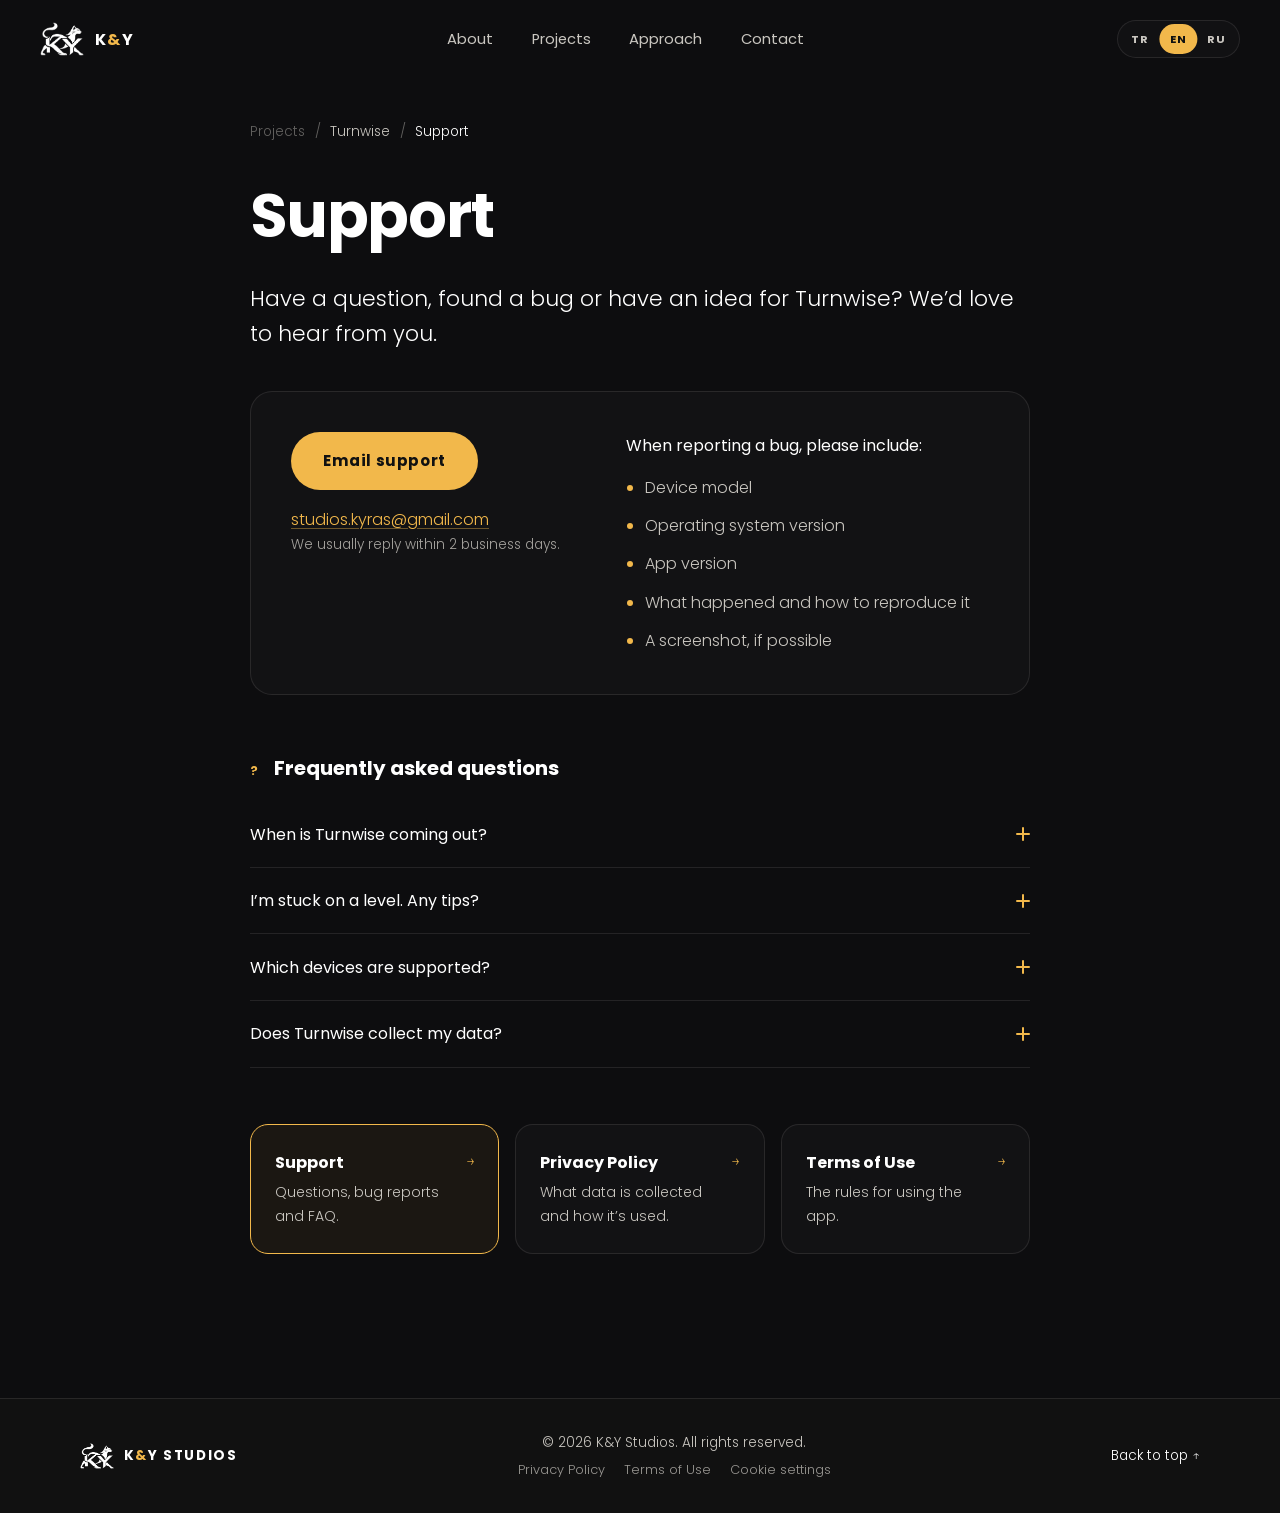
<file: projects/turnwise/support/index.html>
<!DOCTYPE html>
<html lang="tr">
<head>
  <meta charset="UTF-8" />
  <meta name="viewport" content="width=device-width, initial-scale=1" />
  <title>K&amp;Y Studios</title>
  <meta name="theme-color" content="#0d0d0f" />
  <meta property="og:image" content="../../../assets/og-cover.jpg" />
  <link rel="icon" type="image/png" sizes="32x32" href="../../../assets/favicon-32.png" />
  <link rel="apple-touch-icon" href="../../../assets/apple-touch-icon.png" />
  <link rel="preconnect" href="https://fonts.googleapis.com" />
  <link rel="preconnect" href="https://fonts.gstatic.com" crossorigin />
  <link href="https://fonts.googleapis.com/css2?family=Montserrat:wght@300;400;700&family=Poppins:wght@300;400;700&display=swap" rel="stylesheet" />
  <link rel="stylesheet" href="../../../css/style.css" />
</head>
<body class="subpage" data-root="../../../" data-project="turnwise" data-page="support">
  <div class="trail" aria-hidden="true"></div>

  <header class="nav" id="nav">
    <a href="../../../index.html" class="nav__brand" aria-label="K&Y Studios">
      <img src="../../../assets/logo-white.png" alt="" />
      <span>K<b>&amp;</b>Y</span>
    </a>
    <nav class="nav__links" id="navLinks">
      <a href="../../../index.html#about" data-i18n="nav.about">Hakkımızda</a>
      <a href="../../../index.html#projects" data-i18n="nav.projects">Projeler</a>
      <a href="../../../index.html#process" data-i18n="nav.process">Yaklaşım</a>
      <a href="../../../index.html#contact" data-i18n="nav.contact">İletişim</a>
      <div class="lang lang--menu" role="group" aria-label="Language">
        <button data-lang="tr" aria-pressed="true">TR</button>
        <button data-lang="en" aria-pressed="false">EN</button>
        <button data-lang="ru" aria-pressed="false">RU</button>
        <span class="lang__pill" aria-hidden="true"></span>
      </div>
    </nav>
    <div class="nav__actions">
      <div class="lang lang--nav" role="group" aria-label="Language">
        <button data-lang="tr" aria-pressed="true">TR</button>
        <button data-lang="en" aria-pressed="false">EN</button>
        <button data-lang="ru" aria-pressed="false">RU</button>
        <span class="lang__pill" aria-hidden="true"></span>
      </div>
      <button class="burger" id="burger" aria-label="Menu" aria-expanded="false"><span></span><span></span></button>
    </div>
  </header>

  <main id="app"></main>

  <footer class="footer">
    <div class="container footer__inner">
      <a href="../../../index.html" class="footer__brand">
        <img src="../../../assets/logo-white.png" alt="" />
        <span>K<b>&amp;</b>Y STUDIOS</span>
      </a>
      <div class="footer__mid">
        <p>© <span class="js-year"></span> K&amp;Y Studios. <span data-i18n="footer.rights">Tüm hakları saklıdır.</span></p>
        <nav class="footer__legal"><a href="../../../privacy/" data-i18n="footer.privacy">Gizlilik Politikası</a><a href="../../../terms/" data-i18n="footer.terms">Kullanım Koşulları</a></nav>
      </div>
      <a href="#" class="footer__top" data-i18n="footer.top">Yukarı ↑</a>
    </div>
  </footer>

  <noscript><p style="padding:8rem 2rem;text-align:center">Please enable JavaScript to view this page.</p></noscript>
  <script src="../../../js/config.js"></script>
  <script src="../../../data/projects.js"></script>
  <script src="../../../js/projects.js"></script>
  <script src="../../../js/consent.js"></script>
  <script src="../../../js/main.js"></script>
</body>
</html>
</file>
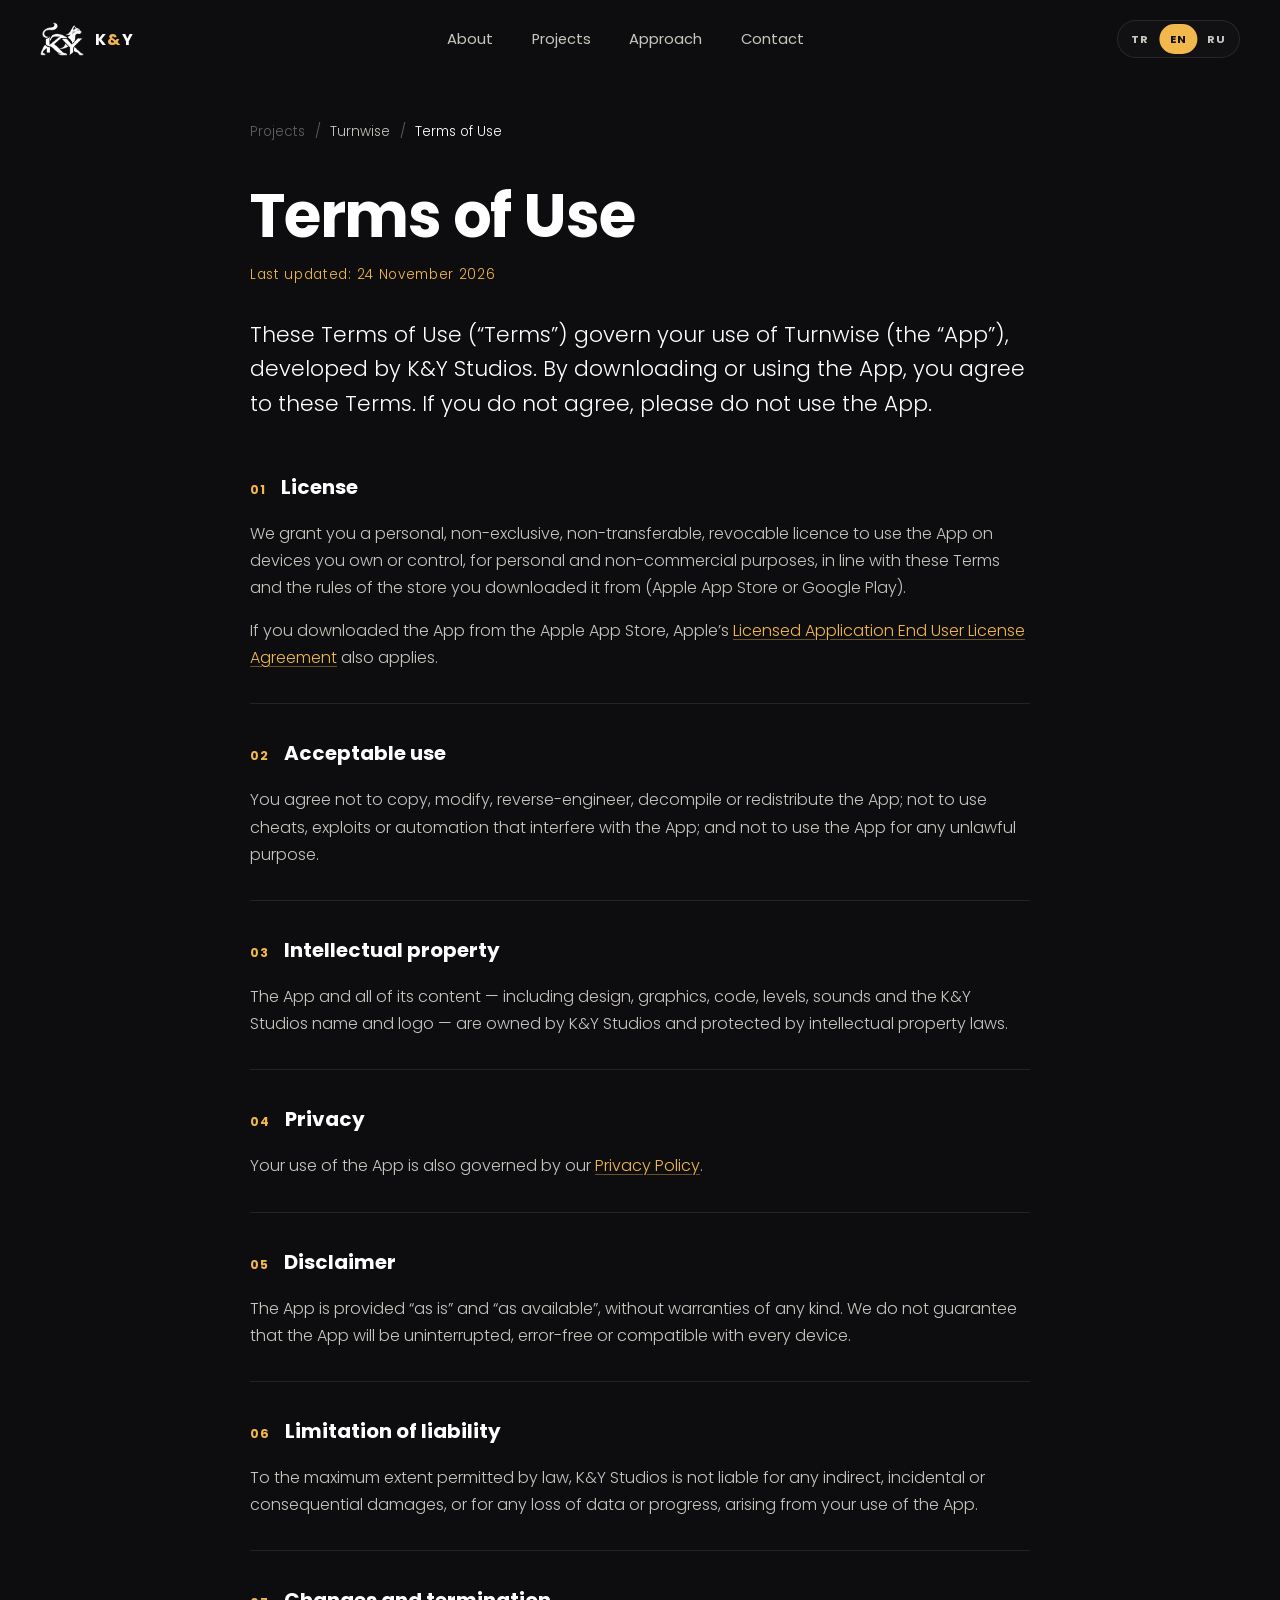
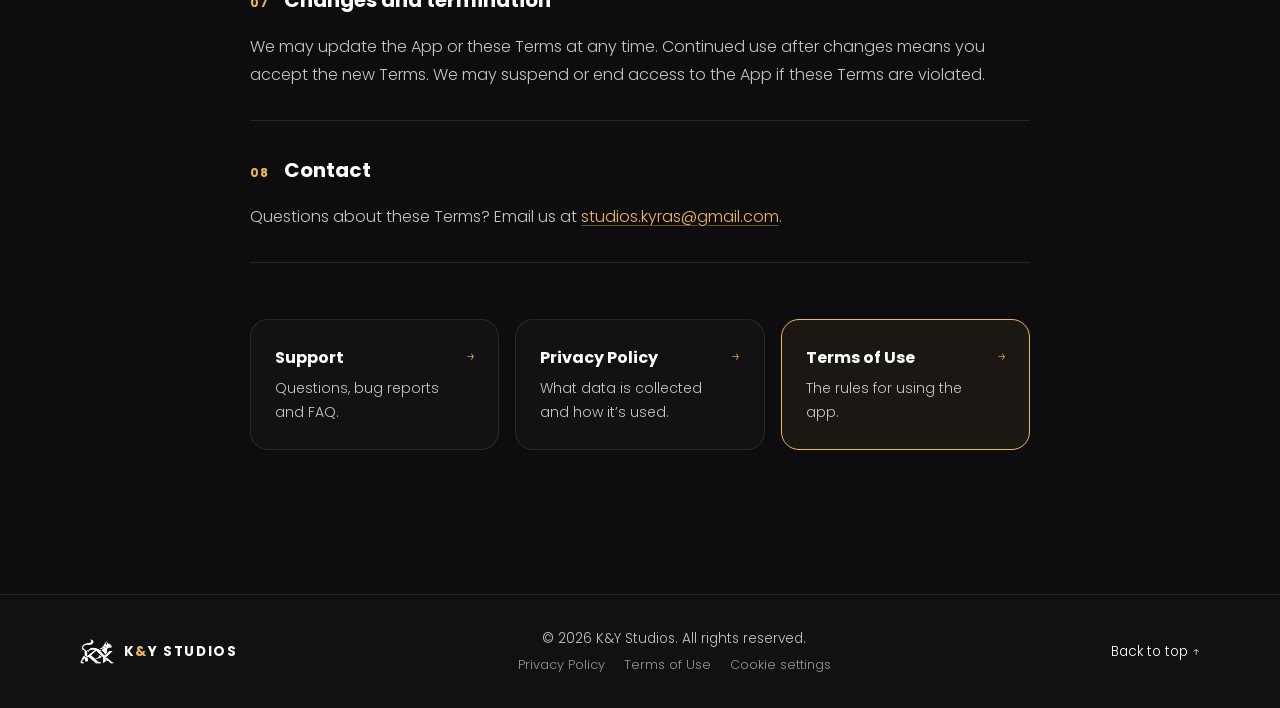
<file: projects/turnwise/terms/index.html>
<!DOCTYPE html>
<html lang="tr">
<head>
  <meta charset="UTF-8" />
  <meta name="viewport" content="width=device-width, initial-scale=1" />
  <title>K&amp;Y Studios</title>
  <meta name="theme-color" content="#0d0d0f" />
  <meta property="og:image" content="../../../assets/og-cover.jpg" />
  <link rel="icon" type="image/png" sizes="32x32" href="../../../assets/favicon-32.png" />
  <link rel="apple-touch-icon" href="../../../assets/apple-touch-icon.png" />
  <link rel="preconnect" href="https://fonts.googleapis.com" />
  <link rel="preconnect" href="https://fonts.gstatic.com" crossorigin />
  <link href="https://fonts.googleapis.com/css2?family=Montserrat:wght@300;400;700&family=Poppins:wght@300;400;700&display=swap" rel="stylesheet" />
  <link rel="stylesheet" href="../../../css/style.css" />
</head>
<body class="subpage" data-root="../../../" data-project="turnwise" data-page="terms">
  <div class="trail" aria-hidden="true"></div>

  <header class="nav" id="nav">
    <a href="../../../index.html" class="nav__brand" aria-label="K&Y Studios">
      <img src="../../../assets/logo-white.png" alt="" />
      <span>K<b>&amp;</b>Y</span>
    </a>
    <nav class="nav__links" id="navLinks">
      <a href="../../../index.html#about" data-i18n="nav.about">Hakkımızda</a>
      <a href="../../../index.html#projects" data-i18n="nav.projects">Projeler</a>
      <a href="../../../index.html#process" data-i18n="nav.process">Yaklaşım</a>
      <a href="../../../index.html#contact" data-i18n="nav.contact">İletişim</a>
      <div class="lang lang--menu" role="group" aria-label="Language">
        <button data-lang="tr" aria-pressed="true">TR</button>
        <button data-lang="en" aria-pressed="false">EN</button>
        <button data-lang="ru" aria-pressed="false">RU</button>
        <span class="lang__pill" aria-hidden="true"></span>
      </div>
    </nav>
    <div class="nav__actions">
      <div class="lang lang--nav" role="group" aria-label="Language">
        <button data-lang="tr" aria-pressed="true">TR</button>
        <button data-lang="en" aria-pressed="false">EN</button>
        <button data-lang="ru" aria-pressed="false">RU</button>
        <span class="lang__pill" aria-hidden="true"></span>
      </div>
      <button class="burger" id="burger" aria-label="Menu" aria-expanded="false"><span></span><span></span></button>
    </div>
  </header>

  <main id="app"></main>

  <footer class="footer">
    <div class="container footer__inner">
      <a href="../../../index.html" class="footer__brand">
        <img src="../../../assets/logo-white.png" alt="" />
        <span>K<b>&amp;</b>Y STUDIOS</span>
      </a>
      <div class="footer__mid">
        <p>© <span class="js-year"></span> K&amp;Y Studios. <span data-i18n="footer.rights">Tüm hakları saklıdır.</span></p>
        <nav class="footer__legal"><a href="../../../privacy/" data-i18n="footer.privacy">Gizlilik Politikası</a><a href="../../../terms/" data-i18n="footer.terms">Kullanım Koşulları</a></nav>
      </div>
      <a href="#" class="footer__top" data-i18n="footer.top">Yukarı ↑</a>
    </div>
  </footer>

  <noscript><p style="padding:8rem 2rem;text-align:center">Please enable JavaScript to view this page.</p></noscript>
  <script src="../../../js/config.js"></script>
  <script src="../../../data/projects.js"></script>
  <script src="../../../js/projects.js"></script>
  <script src="../../../js/consent.js"></script>
  <script src="../../../js/main.js"></script>
</body>
</html>
</file>
<file: css/style.css>
/* =========================================================
   K&Y Studios — style.css
   Palette: #0d0d0f · #f2b84b · #fff · #c9c6c0 · #111
   ========================================================= */

:root {
  --bg: #0d0d0f;
  --bg-2: #111;
  --gold: #f2b84b;
  --white: #fff;
  --muted: #c9c6c0;
  --line: rgba(201, 198, 192, 0.12);
  --card: rgba(255, 255, 255, 0.025);

  --font: "Poppins", "Montserrat", system-ui, -apple-system, "Segoe UI", sans-serif;
  --ease: cubic-bezier(0.22, 1, 0.36, 1);
  --ease-in-out: cubic-bezier(0.65, 0, 0.35, 1);

  --container: 1200px;
  --pad: clamp(1.25rem, 4vw, 2.5rem);
  --section: clamp(5rem, 12vw, 9rem);

  /* Paw print shape used everywhere as a mask */
  --paw: url("data:image/svg+xml,%3Csvg xmlns='http://www.w3.org/2000/svg' viewBox='0 0 64 64'%3E%3Cellipse cx='32' cy='42' rx='14' ry='12'/%3E%3Cellipse cx='14' cy='26' rx='6' ry='8'/%3E%3Cellipse cx='25' cy='15' rx='6' ry='8'/%3E%3Cellipse cx='39' cy='15' rx='6' ry='8'/%3E%3Cellipse cx='50' cy='26' rx='6' ry='8'/%3E%3C/svg%3E");
}

*,
*::before,
*::after { box-sizing: border-box; margin: 0; padding: 0; }

html { scroll-behavior: smooth; -webkit-text-size-adjust: 100%; }

body {
  font-family: var(--font);
  font-weight: 300;
  background: var(--bg);
  color: var(--muted);
  line-height: 1.7;
  overflow-x: hidden;
  -webkit-font-smoothing: antialiased;
}
body.is-loading, body.menu-open { overflow: hidden; }

img { max-width: 100%; display: block; }
a { color: inherit; text-decoration: none; }
button { font: inherit; color: inherit; background: none; border: 0; cursor: pointer; }
::selection { background: var(--gold); color: var(--bg); }

.container { width: 100%; max-width: var(--container); margin: 0 auto; padding: 0 var(--pad); }
.gold { color: var(--gold); }

.eyebrow {
  display: inline-flex; align-items: center; gap: .75rem;
  font-size: .8rem; font-weight: 400; letter-spacing: .3em; text-transform: uppercase;
  color: var(--gold); margin-bottom: 1.25rem;
}
.eyebrow::before { content: ""; width: 28px; height: 1px; background: var(--gold); }

.h2 {
  font-weight: 700; color: var(--white);
  font-size: clamp(2rem, 5vw, 3.6rem);
  line-height: 1.1; letter-spacing: -.02em;
}

.section { padding: var(--section) 0; position: relative; }
.section__head { margin-bottom: clamp(2.5rem, 6vw, 4.5rem); }

/* ---------- Buttons ---------- */
.btn {
  position: relative; display: inline-flex; align-items: center; justify-content: center;
  padding: 1rem 2rem; border-radius: 100px;
  font-weight: 400; font-size: .95rem; letter-spacing: .04em;
  overflow: hidden; isolation: isolate;
  transition: color .4s var(--ease), border-color .4s var(--ease), transform .3s var(--ease);
}
.btn--gold { background: var(--gold); color: var(--bg-2); font-weight: 700; }
.btn--gold::after {
  content: ""; position: absolute; inset: 0; z-index: -1;
  background: var(--white); transform: translateY(101%);
  transition: transform .5s var(--ease);
}
.btn--gold:hover::after { transform: translateY(0); }
.btn--ghost { border: 1px solid rgba(201,198,192,.35); color: var(--white); }
.btn--ghost::after {
  content: ""; position: absolute; inset: 0; z-index: -1;
  background: var(--gold); transform: scaleX(0); transform-origin: right;
  transition: transform .5s var(--ease);
}
.btn--ghost:hover { color: var(--bg-2); border-color: var(--gold); }
.btn--ghost:hover::after { transform: scaleX(1); transform-origin: left; }

/* =========================================================
   Preloader
   ========================================================= */
.loader {
  position: fixed; inset: 0; z-index: 1000;
  display: grid; place-items: center;
  background: var(--bg);
  transition: clip-path 1s var(--ease-in-out), visibility 0s linear 1s;
  clip-path: inset(0 0 0 0);
}
.loader.done { clip-path: inset(0 0 100% 0); visibility: hidden; }
.loader__inner { display: grid; justify-items: center; gap: 1.5rem; }
.loader__logo { width: min(140px, 40vw); animation: loaderLogo 1.4s var(--ease) both; }
.loader__paws { display: flex; gap: .9rem; }
.loader__paws .paw {
  width: 16px; height: 16px; background: var(--gold);
  -webkit-mask: var(--paw) center/contain no-repeat; mask: var(--paw) center/contain no-repeat;
  opacity: 0; animation: pawBlink 1.2s ease-in-out infinite;
}
.loader__paws .paw:nth-child(even) { transform: translateY(6px) rotate(10deg); }
.loader__paws .paw:nth-child(odd)  { transform: rotate(-10deg); }
.loader__paws .paw:nth-child(2) { animation-delay: .15s; }
.loader__paws .paw:nth-child(3) { animation-delay: .3s; }
.loader__paws .paw:nth-child(4) { animation-delay: .45s; }

@keyframes loaderLogo { from { opacity: 0; transform: translateY(20px) scale(.92); filter: blur(8px); } to { opacity: 1; transform: none; filter: none; } }
@keyframes pawBlink { 0%,100% { opacity: 0; } 40%,60% { opacity: 1; } }

/* =========================================================
   Mouse paw trail
   ========================================================= */
.trail { position: fixed; inset: 0; pointer-events: none; z-index: 5; }
.trail .paw {
  position: absolute; width: 14px; height: 14px;
  background: var(--gold);
  -webkit-mask: var(--paw) center/contain no-repeat; mask: var(--paw) center/contain no-repeat;
  animation: trailFade 1.4s var(--ease) forwards;
}
@keyframes trailFade { 0% { opacity: .55; scale: 1; } 100% { opacity: 0; scale: .6; } }

/* =========================================================
   Navigation
   ========================================================= */
.nav {
  position: fixed; top: 0; left: 0; right: 0; z-index: 100;
  display: flex; align-items: center; justify-content: space-between;
  padding: 1.25rem var(--pad);
  transition: padding .4s var(--ease), background .4s var(--ease), border-color .4s var(--ease), transform .5s var(--ease);
  border-bottom: 1px solid transparent;
}
.nav.scrolled {
  padding-top: .8rem; padding-bottom: .8rem;
  background: rgba(13, 13, 15, .72);
  -webkit-backdrop-filter: blur(14px) saturate(140%); backdrop-filter: blur(14px) saturate(140%);
  border-color: var(--line);
}
.nav.hidden { transform: translateY(-100%); }
.nav__brand { display: flex; align-items: center; gap: .7rem; color: var(--white); font-weight: 700; letter-spacing: .08em; z-index: 2; }
.nav__brand img { width: 44px; transition: transform .5s var(--ease); }
.nav__brand:hover img { transform: rotate(-6deg) scale(1.06); }
.nav__brand b, .footer__brand b { color: var(--gold); }

.nav__links { display: flex; gap: 2.4rem; }
.nav__links a {
  position: relative; font-size: .92rem; font-weight: 400; color: var(--muted);
  transition: color .3s;
}
.nav__links a::after {
  content: ""; position: absolute; left: 0; bottom: -6px; height: 1px; width: 100%;
  background: var(--gold); transform: scaleX(0); transform-origin: right;
  transition: transform .45s var(--ease);
}
.nav__links a:hover, .nav__links a.active { color: var(--white); }
.nav__links a:hover::after, .nav__links a.active::after { transform: scaleX(1); transform-origin: left; }

.nav__actions { display: flex; align-items: center; gap: .75rem; z-index: 2; }
.lang {
  position: relative; display: flex; padding: 3px; border-radius: 100px;
  border: 1px solid var(--line); background: rgba(255,255,255,.02);
}
.lang button {
  position: relative; z-index: 1; width: 2.4rem; padding: .35rem 0; border-radius: 100px;
  font-size: .7rem; font-weight: 700; letter-spacing: .1em; color: var(--muted);
  transition: color .4s var(--ease);
}
.lang button:hover { color: var(--white); }
.lang button[aria-pressed="true"] { color: var(--bg-2); }
.lang__pill {
  position: absolute; top: 3px; bottom: 3px; left: 3px; width: 2.4rem; border-radius: 100px;
  background: var(--gold); transform: translateX(calc(var(--i, 0) * 100%));
  transition: transform .5s var(--ease);
}

.lang--menu { display: none; }

.burger { display: none; width: 40px; height: 40px; position: relative; }
.burger span {
  position: absolute; left: 9px; right: 9px; height: 2px; background: var(--white); border-radius: 2px;
  transition: transform .45s var(--ease), top .45s var(--ease);
}
.burger span:first-child { top: 15px; }
.burger span:last-child { top: 23px; }
.burger[aria-expanded="true"] span:first-child { top: 19px; transform: rotate(45deg); }
.burger[aria-expanded="true"] span:last-child { top: 19px; transform: rotate(-45deg); }

/* =========================================================
   Hero
   ========================================================= */
.hero {
  position: relative; min-height: 100vh; min-height: 100svh;
  display: grid; place-items: center; text-align: center;
  padding: 7rem var(--pad) 5rem; overflow: hidden;
}
.hero__grid {
  position: absolute; inset: 0;
  background-image: radial-gradient(rgba(201,198,192,.09) 1px, transparent 1px);
  background-size: 26px 26px;
  -webkit-mask-image: radial-gradient(ellipse at center, #000 20%, transparent 75%);
  mask-image: radial-gradient(ellipse at center, #000 20%, transparent 75%);
}
.hero__glow {
  position: absolute; width: 900px; height: 900px; max-width: 160vw; max-height: 160vw;
  left: var(--gx, 50%); top: var(--gy, 45%); translate: -50% -50%;
  background: radial-gradient(circle, rgba(242,184,75,.16) 0%, rgba(242,184,75,.05) 35%, transparent 65%);
  transition: left 1.2s var(--ease), top 1.2s var(--ease);
  pointer-events: none;
}

/* Walking paw steps (like the LinkedIn cover) */
.hero__steps { position: absolute; left: 0; right: 0; bottom: 7%; height: 80px; pointer-events: none; }
.hero__steps .step {
  position: absolute; width: 26px; height: 26px; background: var(--gold);
  -webkit-mask: var(--paw) center/contain no-repeat; mask: var(--paw) center/contain no-repeat;
  opacity: 0; rotate: 90deg;
  animation: walk 8s linear infinite;
}
.hero__steps .step:nth-child(odd)  { top: 0; }
.hero__steps .step:nth-child(even) { top: 34px; }
.hero__steps .step:nth-child(1) { left: 6%;  animation-delay: 0s; }
.hero__steps .step:nth-child(2) { left: 17%; animation-delay: .5s; }
.hero__steps .step:nth-child(3) { left: 28%; animation-delay: 1s; }
.hero__steps .step:nth-child(4) { left: 39%; animation-delay: 1.5s; }
.hero__steps .step:nth-child(5) { left: 61%; animation-delay: 2s; }
.hero__steps .step:nth-child(6) { left: 72%; animation-delay: 2.5s; }
.hero__steps .step:nth-child(7) { left: 83%; animation-delay: 3s; }
.hero__steps .step:nth-child(8) { left: 94%; animation-delay: 3.5s; }
@keyframes walk {
  0%   { opacity: 0; scale: .6; }
  4%   { opacity: .55; scale: 1; }
  30%  { opacity: .3; }
  50%  { opacity: 0; }
  100% { opacity: 0; }
}

.hero__content { position: relative; z-index: 2; display: grid; justify-items: center; }
.hero__logo-wrap { perspective: 800px; margin-bottom: 1.5rem; }
.hero__logo {
  width: clamp(170px, 26vw, 300px);
  filter: drop-shadow(0 20px 60px rgba(242,184,75,.15));
  transform: rotateX(var(--rx, 0deg)) rotateY(var(--ry, 0deg));
  transition: transform .6s var(--ease);
  opacity: 0;
}
.hero__title {
  color: var(--white); font-weight: 700; line-height: .95; letter-spacing: .04em;
  font-size: clamp(3.8rem, 11vw, 8.5rem);
}
.hero__title .line { display: block; overflow: hidden; padding-bottom: .05em; }
.hero__title .line > span { display: inline-block; transform: translateY(110%); }
.hero__title em { font-style: normal; color: var(--gold); display: inline-block; }
.hero__title .line:nth-child(2) { font-size: .5em; letter-spacing: .32em; margin-right: -.32em; font-weight: 300; color: var(--muted); }
.hero__tag {
  margin-top: 1.6rem; font-size: clamp(.78rem, 1.6vw, 1rem); letter-spacing: .28em; text-transform: uppercase;
  opacity: 0;
}
.hero__cta { display: flex; flex-wrap: wrap; justify-content: center; gap: 1rem; margin-top: 2.6rem; opacity: 0; }

/* Hero intro (runs when body loses .is-loading) */
body.ready .hero__logo { animation: heroLogo 1.4s var(--ease) .1s forwards; }
body.ready .hero__title .line > span { animation: rise 1.1s var(--ease) forwards; }
body.ready .hero__title .line:nth-child(1) > span { animation-delay: .35s; }
body.ready .hero__title .line:nth-child(2) > span { animation-delay: .5s; }
body.ready .hero__title em { animation: ampPop 1s var(--ease) 1.1s both; }
body.ready .hero__tag { animation: fadeUp 1s var(--ease) .85s forwards; }
body.ready .hero__cta { animation: fadeUp 1s var(--ease) 1.05s forwards; }
body.ready .hero__logo-wrap { animation: float 6s ease-in-out 1.6s infinite; }

@keyframes heroLogo { from { opacity: 0; transform: translateY(40px) scale(.85); filter: blur(10px); } to { opacity: 1; filter: none; } }
@keyframes rise { to { transform: translateY(0); } }
@keyframes fadeUp { from { opacity: 0; transform: translateY(18px); } to { opacity: 1; transform: none; } }
@keyframes ampPop { 0% { transform: scale(1) rotate(0); } 40% { transform: scale(1.25) rotate(-12deg); } 100% { transform: scale(1) rotate(0); } }
@keyframes float { 0%,100% { transform: translateY(0); } 50% { transform: translateY(-10px); } }

.scroll-hint {
  position: absolute; bottom: 2rem; left: 50%; translate: -50% 0; z-index: 2;
  width: 26px; height: 42px; border: 1.5px solid rgba(201,198,192,.4); border-radius: 20px;
}
.scroll-hint span {
  position: absolute; left: 50%; top: 8px; width: 4px; height: 8px; margin-left: -2px;
  background: var(--gold); border-radius: 4px; animation: scrollDot 1.8s var(--ease) infinite;
}
@keyframes scrollDot { 0% { opacity: 0; transform: translateY(0); } 30% { opacity: 1; } 100% { opacity: 0; transform: translateY(14px); } }

/* =========================================================
   Marquee
   ========================================================= */
.marquee {
  border-block: 1px solid var(--line); background: var(--bg-2);
  overflow: hidden; padding: 1.3rem 0; white-space: nowrap;
}
.marquee__track { display: inline-flex; align-items: center; gap: 2.5rem; animation: marquee 28s linear infinite; padding-left: 2.5rem; }
.marquee span { font-weight: 700; color: var(--white); font-size: clamp(1.1rem, 2.6vw, 1.8rem); letter-spacing: .14em; }
.marquee span:nth-of-type(even) { color: transparent; -webkit-text-stroke: 1px rgba(201,198,192,.55); }
.marquee i { color: var(--gold); font-style: normal; font-size: 1.1rem; }
.marquee:hover .marquee__track { animation-play-state: paused; }
@keyframes marquee { to { transform: translateX(-50%); } }

/* =========================================================
   About
   ========================================================= */
.about__grid { display: grid; grid-template-columns: 1fr 1.1fr; gap: clamp(2rem, 6vw, 6rem); align-items: start; }
.about__left { position: sticky; top: 7rem; }
.about__right p + p { margin-top: 1.2rem; }
.lead { font-size: clamp(1.1rem, 2vw, 1.35rem); color: var(--white); line-height: 1.6; }
.stats { display: grid; grid-template-columns: repeat(3, 1fr); gap: 1rem; margin-top: 3rem; padding-top: 2rem; border-top: 1px solid var(--line); }
.stat strong { display: block; font-size: clamp(2rem, 4.5vw, 3rem); font-weight: 700; color: var(--gold); line-height: 1.1; }
.stat span { font-size: .85rem; letter-spacing: .06em; }

/* =========================================================
   Projects / cards
   ========================================================= */
/* One row that scrolls sideways: all projects on desktop (3), 2 on tablet, 1 on phones,
   each with a faded peek of the next card at the right edge to invite a scroll. */
.cards {
  display: flex; gap: 1.5rem; overflow-x: auto; overscroll-behavior-x: contain;
  scroll-snap-type: x mandatory; scroll-padding-inline: 0;
  padding: .5rem 0 1.5rem; margin-bottom: -1rem;
  scrollbar-width: thin; scrollbar-color: rgba(242,184,75,.45) transparent;
}
.cards::-webkit-scrollbar { height: 6px; }
.cards::-webkit-scrollbar-thumb { background: rgba(242,184,75,.45); border-radius: 6px; }
.cards::-webkit-scrollbar-track { background: transparent; }
.cards > .card { flex: 0 0 calc((100% - 3rem) / 3.5); scroll-snap-align: start; }
.cards:not(.at-end) {
  -webkit-mask-image: linear-gradient(to right, #000 calc(100% - 4rem), transparent);
          mask-image: linear-gradient(to right, #000 calc(100% - 4rem), transparent);
}
.cards > .card--next { opacity: .7; filter: saturate(.6); transition: opacity .5s var(--ease), filter .5s var(--ease), border-color .5s var(--ease); }
.cards > .card--next:hover, .cards.at-end > .card--next { opacity: 1; filter: none; }
.cards-bar { display: flex; justify-content: flex-end; gap: .6rem; margin: -1.5rem 0 1rem; }
.cards-bar[hidden] { display: none; }
.cards-nav {
  width: 2.6rem; height: 2.6rem; border-radius: 50%; border: 1px solid var(--line);
  background: transparent; color: var(--white); font-size: 1.1rem; cursor: pointer;
  transition: border-color .3s, color .3s, opacity .3s;
}
.cards-nav:hover:not(:disabled) { border-color: var(--gold); color: var(--gold); }
.cards-nav:disabled { opacity: .3; cursor: default; }
.card {
  position: relative; display: flex; flex-direction: column;
  background: var(--card); border: 1px solid var(--line); border-radius: 22px; overflow: hidden;
  transform-style: preserve-3d;
  transition: border-color .5s var(--ease), box-shadow .5s var(--ease);
}
.card::before { /* cursor spotlight */
  content: ""; position: absolute; inset: 0; z-index: 0; pointer-events: none; opacity: 0;
  background: radial-gradient(400px circle at var(--mx, 50%) var(--my, 50%), rgba(242,184,75,.12), transparent 45%);
  transition: opacity .4s;
}
.card:hover { border-color: rgba(242,184,75,.4); box-shadow: 0 30px 80px -30px rgba(0,0,0,.8); }
.card:hover::before { opacity: 1; }
.card__visual {
  position: relative; aspect-ratio: 4 / 3; display: grid; place-items: center; overflow: hidden;
  background: radial-gradient(circle at 50% 120%, rgba(242,184,75,.14), transparent 60%), var(--bg-2);
  border-bottom: 1px solid var(--line);
}
.card__body { position: relative; z-index: 1; padding: 1.8rem; display: flex; flex-direction: column; gap: .8rem; flex: 1; }
.card__body h3 { color: var(--white); font-weight: 700; font-size: 1.6rem; line-height: 1.2; }
.card__body p { font-size: .95rem; flex: 1; }
.card__meta { display: flex; gap: .5rem; flex-wrap: wrap; }
.pill { font-size: .7rem; font-weight: 400; letter-spacing: .12em; text-transform: uppercase; padding: .3rem .75rem; border-radius: 100px; background: rgba(242,184,75,.12); color: var(--gold); }
.pill--dim { background: rgba(201,198,192,.08); color: var(--muted); }
.pill--soon { background: transparent; color: var(--gold); border: 1px dashed rgba(242,184,75,.6); }
.card__link { align-self: flex-start; font-weight: 400; color: var(--white); font-size: .9rem; position: relative; }
.card__link::after { content: ""; position: absolute; left: 0; bottom: -3px; width: 100%; height: 1px; background: var(--gold); transform: scaleX(.25); transform-origin: left; transition: transform .45s var(--ease); }
.card:hover .card__link::after { transform: scaleX(1); }

/* Match Mind visual — flipping cards */
.mm-grid { display: grid; grid-template-columns: repeat(3, 1fr); gap: 10px; width: 62%; perspective: 600px; }
.mm-card { aspect-ratio: 3/4; position: relative; transform-style: preserve-3d; animation: mmFlip 6s var(--ease) infinite; }
.mm-front, .mm-back { position: absolute; inset: 0; border-radius: 8px; backface-visibility: hidden; -webkit-backface-visibility: hidden; display: grid; place-items: center; }
.mm-front { background: linear-gradient(145deg, #1c1c20, #141416); border: 1px solid rgba(201,198,192,.15); }
.mm-front::after { content: ""; width: 40%; aspect-ratio: 1; background: rgba(242,184,75,.35); -webkit-mask: var(--paw) center/contain no-repeat; mask: var(--paw) center/contain no-repeat; }
.mm-back { background: var(--gold); color: var(--bg-2); font-size: 1.3rem; transform: rotateY(180deg); }
.mm-card:nth-child(1) { animation-delay: 0s; }
.mm-card:nth-child(4) { animation-delay: .35s; }
.mm-card:nth-child(3) { animation-delay: 1.6s; }
.mm-card:nth-child(5) { animation-delay: 1.95s; }
.mm-card:nth-child(2) { animation-delay: 3.2s; }
.mm-card:nth-child(6) { animation-delay: 3.55s; }
@keyframes mmFlip { 0%, 8% { transform: rotateY(0); } 16%, 60% { transform: rotateY(180deg); } 70%, 100% { transform: rotateY(0); } }
.card:hover .mm-card { animation-duration: 3s; }

/* Turnwise visual — rotating rings */
.tw { position: relative; width: 58%; aspect-ratio: 1; }
.tw__ring { position: absolute; border-radius: 50%; border: 2px solid rgba(201,198,192,.18); }
.tw__ring i { position: absolute; top: -7px; left: 50%; margin-left: -7px; width: 14px; height: 14px; border-radius: 50%; background: var(--gold); box-shadow: 0 0 18px rgba(242,184,75,.7); }
.tw__ring--1 { inset: 0; border-top-color: var(--gold); animation: spin 9s var(--ease-in-out) infinite; }
.tw__ring--2 { inset: 17%; border-right-color: var(--gold); animation: spin 7s var(--ease-in-out) infinite reverse; }
.tw__ring--3 { inset: 34%; border-bottom-color: var(--gold); animation: spin 5s var(--ease-in-out) infinite; }
.tw__ring--2 i { width: 11px; height: 11px; margin-left: -5.5px; top: -6px; }
.tw__ring--3 i { width: 9px; height: 9px; margin-left: -4.5px; top: -5px; }
.tw__core { position: absolute; inset: 45%; border-radius: 50%; background: var(--white); }
@keyframes spin { 0% { rotate: 0deg; } 25% { rotate: 90deg; } 50% { rotate: 90deg; } 75% { rotate: 270deg; } 100% { rotate: 360deg; } }
.card:hover .tw__ring { animation-duration: 2.5s; }

/* Turnwise visual — screw puzzle */
.sc { position: relative; width: 64%; aspect-ratio: 1; }
.sc__plate {
  position: absolute; display: flex; justify-content: space-between; align-items: center;
  padding: 0 7%; border-radius: 14px;
}
.sc__plate--3 { z-index: 2; left: 30%; top: 6%; width: 26%; height: 86%; flex-direction: column; justify-content: space-between; padding: 14% 0; align-items: center;
  background: #1c1c20; border: 1px solid rgba(201,198,192,.2); rotate: 24deg; }
.sc__plate--2 { z-index: 1; left: 4%; top: 52%; width: 86%; height: 22%; background: var(--muted); rotate: 14deg; opacity: .92; }
.sc__plate--1 { z-index: 3; left: 6%; top: 24%; width: 88%; height: 22%; background: var(--gold); rotate: -12deg;
  box-shadow: 0 14px 30px -12px rgba(0,0,0,.7); animation: plateDrop 6s var(--ease) infinite; }
.sc__screw {
  position: relative; width: 22px; height: 22px; flex: none; border-radius: 50%;
  background: radial-gradient(circle at 35% 35%, #fff, #c9c6c0 60%, #8d8a84);
  box-shadow: 0 2px 4px rgba(0,0,0,.5);
}
.sc__screw::before, .sc__screw::after { content: ""; position: absolute; left: 50%; top: 50%; width: 56%; height: 2px; margin: -1px 0 0 -28%; background: #2a2a2e; border-radius: 2px; }
.sc__screw::after { rotate: 90deg; }
.sc__plate--1 .sc__screw { animation: unscrew 6s var(--ease) infinite; }
.sc__plate--1 .sc__screw:last-child { animation-delay: .25s; }
.sc__plate--2 .sc__screw, .sc__plate--3 .sc__screw { animation: wiggle 6s ease-in-out infinite; }
@keyframes unscrew {
  0%, 8%  { transform: none; opacity: 1; }
  28%     { transform: rotate(-540deg) scale(1.35); opacity: 1; }
  34%     { transform: rotate(-600deg) scale(1.5) translateY(-8px); opacity: 0; }
  90%     { transform: none; opacity: 0; }
  100%    { transform: none; opacity: 1; }
}
@keyframes plateDrop {
  0%, 34% { transform: none; opacity: 1; }
  58%     { transform: translateY(260%) rotate(28deg); opacity: 0; }
  86%     { transform: translateY(-20%); opacity: 0; }
  100%    { transform: none; opacity: 1; }
}
@keyframes wiggle { 0%, 40%, 100% { rotate: 0deg; } 45% { rotate: -25deg; } 50% { rotate: 0deg; } }
.card:hover .sc__plate--1, .card:hover .sc__plate--1 .sc__screw { animation-duration: 3.5s; }

/* Next visual */
.card__visual--next img { width: 40%; opacity: .14; transition: opacity .6s var(--ease), transform .8s var(--ease); }
.card--next:hover .card__visual--next img { opacity: .5; transform: scale(1.06) rotate(-3deg); }
.card--next { border-style: dashed; }

/* =========================================================
   Process
   ========================================================= */
.process { background: var(--bg-2); border-block: 1px solid var(--line); }
.steps { list-style: none; display: grid; grid-template-columns: repeat(4, 1fr); gap: 1.5rem; counter-reset: s; }
.steps li { position: relative; padding-top: 2rem; border-top: 1px solid var(--line); }
.steps li::before {
  content: ""; position: absolute; top: -1px; left: 0; height: 1px; width: 100%;
  background: var(--gold); transform: scaleX(0); transform-origin: left; transition: transform 1.2s var(--ease) .2s;
}
.steps li.in::before { transform: scaleX(1); }
.steps__n { font-size: .8rem; font-weight: 700; color: var(--gold); letter-spacing: .15em; }
.steps h4 { color: var(--white); font-weight: 700; font-size: 1.3rem; margin: .6rem 0 .6rem; }
.steps p { font-size: .93rem; }

/* =========================================================
   Contact
   ========================================================= */
.contact { overflow: hidden; text-align: center; }
.contact__glow {
  position: absolute; left: 50%; top: 55%; width: 800px; height: 800px; max-width: 150vw; max-height: 150vw;
  translate: -50% -50%; background: radial-gradient(circle, rgba(242,184,75,.13), transparent 60%);
  animation: breathe 7s ease-in-out infinite; pointer-events: none;
}
@keyframes breathe { 0%,100% { scale: 1; opacity: .8; } 50% { scale: 1.15; opacity: 1; } }
.contact__inner { position: relative; display: grid; justify-items: center; }
.contact__title { color: var(--white); font-weight: 700; font-size: clamp(2.3rem, 7vw, 5.2rem); line-height: 1.05; letter-spacing: -.02em; }
.contact__sub { margin-top: 1.4rem; max-width: 46ch; }
.contact__mail {
  margin-top: 2.6rem; font-size: clamp(1.05rem, 3.4vw, 2rem); font-weight: 400; color: var(--white);
  position: relative; padding-bottom: .4rem; word-break: break-all;
}
.contact__mail::after { content: ""; position: absolute; left: 0; right: 0; bottom: 0; height: 2px; background: var(--gold); transform-origin: right; transition: transform .5s var(--ease); }
.contact__mail:hover { color: var(--gold); }
.contact__mail:hover::after { transform: scaleX(0); }
.contact__social { display: flex; gap: 1rem; margin-top: 2.4rem; flex-wrap: wrap; justify-content: center; }
.social {
  display: inline-flex; align-items: center; gap: .6rem; padding: .8rem 1.4rem; border-radius: 100px;
  border: 1px solid var(--line); color: var(--white); font-size: .9rem; font-weight: 400;
  transition: border-color .3s, background .3s, color .3s;
}
.social:hover { border-color: var(--gold); background: var(--gold); color: var(--bg-2); }

/* =========================================================
   Footer
   ========================================================= */
.footer { border-top: 1px solid var(--line); padding: 2rem 0; font-size: .85rem; background: var(--bg-2); }
.footer__inner { display: flex; align-items: center; justify-content: space-between; gap: 1rem; flex-wrap: wrap; }
.footer__brand { display: flex; align-items: center; gap: .6rem; color: var(--white); font-weight: 700; letter-spacing: .12em; }
.footer__brand img { width: 34px; }
.footer__top { color: var(--white); transition: color .3s; }
.footer__mid { display: grid; gap: .3rem; justify-items: center; text-align: center; }
.footer__legal { display: flex; flex-wrap: wrap; justify-content: center; gap: .3rem 1.2rem; font-size: .8rem; }
.footer__legal a { color: var(--muted); opacity: .75; transition: color .3s, opacity .3s; }
.footer__legal a:hover { color: var(--gold); opacity: 1; }
.legal-links.legal-links--2 { grid-template-columns: repeat(2, 1fr); }
.footer__top:hover { color: var(--gold); }

/* =========================================================
   Scroll reveal
   ========================================================= */
.reveal { opacity: 0; transform: translateY(40px); transition: opacity 1s var(--ease), transform 1s var(--ease); transition-delay: var(--d, 0s); }
.reveal.in { opacity: 1; transform: none; }

/* =========================================================
   Responsive
   ========================================================= */
@media (max-width: 1024px) {
  .cards > .card { flex-basis: calc((100% - 1.5rem) / 2.4); }
  .steps { grid-template-columns: repeat(2, 1fr); row-gap: 2.5rem; }
}

@media (max-width: 820px) {
  .burger { display: block; }
  .nav__links {
    position: fixed; inset: 0; z-index: 1;
    flex-direction: column; justify-content: center; align-items: center; gap: 1.8rem;
    background: rgba(13,13,15,.99);
    clip-path: circle(0 at calc(100% - 2.6rem) 2.4rem);
    transition: clip-path .8s var(--ease-in-out);
  }
  .nav__links a { font-size: 2rem; font-weight: 700; color: var(--white); opacity: 0; transform: translateY(20px); transition: opacity .5s var(--ease), transform .5s var(--ease), color .3s; }
  .nav__links a::after { display: none; }
  .nav__links a:hover { color: var(--gold); }
  .menu-open .nav__links { clip-path: circle(150% at calc(100% - 2.6rem) 2.4rem); }
  .menu-open .nav__links a { opacity: 1; transform: none; }
  .menu-open .nav__links a:nth-child(1) { transition-delay: .25s; }
  .menu-open .nav__links a:nth-child(2) { transition-delay: .32s; }
  .menu-open .nav__links a:nth-child(3) { transition-delay: .39s; }
  .menu-open .nav__links a:nth-child(4) { transition-delay: .46s; }
  .lang--nav { display: none; }
  .lang--menu {
    display: flex; margin-top: 1.5rem;
    opacity: 0; transform: translateY(20px);
    transition: opacity .5s var(--ease), transform .5s var(--ease);
  }
  .lang--menu button, .lang--menu .lang__pill { width: 3.4rem; }
  .lang--menu button { font-size: .85rem; padding: .6rem 0; }
  .menu-open .lang--menu { opacity: 1; transform: none; transition-delay: .55s; }
  .menu-open .nav { background: transparent; border-color: transparent; backdrop-filter: none; -webkit-backdrop-filter: none; }

  .about__grid { grid-template-columns: 1fr; }
  .about__left { position: static; }
}

@media (max-width: 640px) {
  .cards { gap: 1rem; }
  .cards > .card { flex-basis: 82%; }
  .cards:not(.at-end) { -webkit-mask-image: linear-gradient(to right, #000 calc(100% - 3rem), transparent); mask-image: linear-gradient(to right, #000 calc(100% - 3rem), transparent); }
  .cards-bar { display: none; }
  .steps { grid-template-columns: 1fr; }
  .stats { grid-template-columns: repeat(3, 1fr); gap: .5rem; }
  .stat span { font-size: .75rem; }
  .hero__steps { bottom: 11%; }
  .hero__steps .step { width: 18px; height: 18px; }
  .hero__steps .step:nth-child(even) { top: 24px; }
  .btn { padding: .9rem 1.6rem; }
  .footer__inner { flex-direction: column; text-align: center; }
  .nav__brand span { display: none; }
}

/* =========================================================
   Project & legal sub-pages
   ========================================================= */
.subpage main { padding-top: 6.5rem; min-height: 70vh; }
a.card { color: inherit; }
.visual-icon { width: 40%; border-radius: 22%; box-shadow: 0 20px 60px -20px rgba(0,0,0,.8); }

.crumb { display: flex; flex-wrap: wrap; align-items: center; gap: .6rem; font-size: .85rem; margin-bottom: 2.5rem; }
.crumb a { color: var(--muted); transition: color .3s; }
.crumb a:hover { color: var(--gold); }
.crumb span { opacity: .45; }
.crumb [aria-current] { opacity: 1; color: var(--white); }

.section--tight { padding: clamp(3rem, 7vw, 5rem) 0; }

/* Project hero */
.phero { position: relative; padding: 1rem 0 clamp(2rem, 6vw, 4rem); }
.phero::before {
  content: ""; position: absolute; inset: -6rem 0 0; z-index: -1; pointer-events: none;
  background: radial-gradient(60% 60% at 75% 40%, rgba(242,184,75,.12), transparent 70%);
}
.phero__grid { display: grid; grid-template-columns: 1.1fr .9fr; gap: clamp(2rem, 6vw, 5rem); align-items: center; }
.phero__title { color: var(--white); font-weight: 700; font-size: clamp(3rem, 8vw, 6rem); line-height: 1; letter-spacing: -.02em; margin: 1.2rem 0 1rem; }
.phero__tag { font-size: clamp(1.05rem, 2vw, 1.3rem); max-width: 32ch; }
.phero__stores { display: flex; flex-wrap: wrap; gap: .8rem; margin-top: 2.2rem; }
.phero__visual {
  position: relative; aspect-ratio: 1; border-radius: 28px; overflow: hidden;
  display: grid; place-items: center; border: 1px solid var(--line);
  background: radial-gradient(circle at 50% 120%, rgba(242,184,75,.18), transparent 60%), var(--bg-2);
}
.phero__visual .mm-grid { width: 58%; }
.phero__visual .tw { width: 60%; }

.store-btn {
  display: inline-flex; flex-direction: column; line-height: 1.2; min-width: 150px;
  padding: .75rem 1.4rem; border-radius: 14px; border: 1px solid rgba(201,198,192,.3);
  transition: border-color .3s, background .3s, color .3s;
}
.store-btn small { font-size: .7rem; letter-spacing: .08em; color: var(--muted); }
.store-btn b { color: var(--white); font-size: 1.1rem; }
a.store-btn:hover { background: var(--gold); border-color: var(--gold); }
a.store-btn:hover small, a.store-btn:hover b { color: var(--bg-2); }
.store-btn.is-soon { opacity: .55; border-style: dashed; cursor: default; }

.pabout { display: grid; grid-template-columns: 1fr 2fr; gap: 2rem; }

.features { list-style: none; display: grid; grid-template-columns: repeat(4, 1fr); gap: 1.5rem; }
.feature { border-top: 1px solid var(--line); padding-top: 1.5rem; }
.feature__n { font-size: .8rem; font-weight: 700; color: var(--gold); letter-spacing: .15em; }
.feature h3 { color: var(--white); font-weight: 700; font-size: 1.15rem; margin: .5rem 0; }
.feature p { font-size: .93rem; }

/* Legal / support link cards */
.legal-links { display: grid; grid-template-columns: repeat(3, 1fr); gap: 1rem; margin-top: 1rem; }
.legal-card {
  position: relative; display: flex; flex-direction: column; gap: .35rem;
  padding: 1.5rem 3rem 1.5rem 1.5rem; border-radius: 18px; border: 1px solid var(--line); background: var(--card);
  transition: border-color .4s var(--ease), transform .4s var(--ease), background .4s;
}
.legal-card strong { color: var(--white); font-weight: 700; }
.legal-card span { font-size: .88rem; }
.legal-card i { position: absolute; right: 1.4rem; top: 1.4rem; font-style: normal; color: var(--gold); transition: transform .4s var(--ease); }
.legal-card:hover { border-color: rgba(242,184,75,.5); transform: translateY(-3px); }
.legal-card:hover i { transform: translateX(4px); }
.legal-card.is-active { border-color: var(--gold); background: rgba(242,184,75,.06); }

/* Legal document */
.legal { padding: 1rem 0 var(--section); }
.legal__inner { max-width: 860px; }
.legal__head h1 { color: var(--white); font-weight: 700; font-size: clamp(2.2rem, 6vw, 3.8rem); line-height: 1.1; letter-spacing: -.02em; }
.legal__date { margin-top: .8rem; font-size: .85rem; color: var(--gold); letter-spacing: .05em; }
.legal .lead { margin: 2rem 0 1rem; }
.legal__sec { padding: 2rem 0; border-bottom: 1px solid var(--line); }
.legal__sec h2, .faq h2 { display: flex; align-items: baseline; gap: .9rem; color: var(--white); font-weight: 700; font-size: 1.25rem; margin-bottom: 1rem; }
.legal__sec h2 > .num, .faq h2 > .num { font-size: .78rem; color: var(--gold); letter-spacing: .12em; }
.legal__sec p + p, .legal__sec p + ul, .legal__sec ul + p { margin-top: 1rem; }
.legal ul { padding-left: 1.2rem; display: grid; gap: .7rem; }
.legal li::marker { color: var(--gold); }
.legal b { color: var(--white); font-weight: 400; }
.legal code { font-size: .85em; padding: .1em .4em; border-radius: 6px; background: rgba(255,255,255,.06); color: var(--white); }
.legal a:not(.btn):not(.legal-card):not(.crumb a) { color: var(--gold); text-decoration: underline; text-underline-offset: 3px; text-decoration-color: rgba(242,184,75,.4); }
.legal a:not(.btn):not(.legal-card):not(.crumb a):hover { text-decoration-color: var(--gold); }
.legal .legal-links { margin-top: 3.5rem; }

/* Support */
.support-box {
  display: grid; grid-template-columns: 1fr 1.2fr; gap: 2rem; margin: 2.5rem 0 3.5rem;
  padding: clamp(1.5rem, 4vw, 2.5rem); border-radius: 22px; border: 1px solid var(--line); background: var(--card);
}
.support-box h3 { color: var(--white); font-weight: 400; font-size: 1rem; margin-bottom: .9rem; }
.support-box__mail { margin-top: 1rem; }
.support-box__note { font-size: .85rem; opacity: .8; }
.faq details { border-bottom: 1px solid var(--line); }
.faq summary {
  list-style: none; cursor: pointer; display: flex; justify-content: space-between; align-items: center; gap: 1rem;
  padding: 1.2rem 0; color: var(--white); font-weight: 400; transition: color .3s;
}
.faq summary::-webkit-details-marker { display: none; }
.faq summary:hover { color: var(--gold); }
.faq summary i { position: relative; flex: none; width: 14px; height: 14px; }
.faq summary i::before, .faq summary i::after { content: ""; position: absolute; left: 0; right: 0; top: 6px; height: 2px; background: var(--gold); border-radius: 2px; transition: transform .4s var(--ease); }
.faq summary i::after { transform: rotate(90deg); }
.faq details[open] summary i::after { transform: rotate(0); }
.faq details[open] .faq__a { animation: fadeUp .5s var(--ease); }
.faq__a { padding: 0 2rem 1.3rem 0; }

@media (max-width: 1024px) {
  .features { grid-template-columns: repeat(2, 1fr); }
}
@media (max-width: 820px) {
  .phero__grid { grid-template-columns: 1fr; }
  .phero__visual { max-width: 460px; width: 100%; }
  .pabout { grid-template-columns: 1fr; gap: 0; }
  .legal-links, .legal-links.legal-links--2 { grid-template-columns: 1fr; }
  .support-box { grid-template-columns: 1fr; }
}
@media (max-width: 640px) {
  .features { grid-template-columns: 1fr; }
  .store-btn { flex: 1; min-width: 0; }
}

/* =========================================================
   Cookie consent
   ========================================================= */
.consent {
  position: fixed; left: 1.25rem; bottom: 1.25rem; z-index: 200; width: min(400px, calc(100vw - 2.5rem));
  padding: 1.4rem 1.5rem 1.5rem; border-radius: 20px; border: 1px solid var(--line);
  background: rgba(17,17,17,.94); -webkit-backdrop-filter: blur(14px); backdrop-filter: blur(14px);
  box-shadow: 0 30px 80px -20px rgba(0,0,0,.8);
  transform: translateY(calc(100% + 2rem)); opacity: 0; visibility: hidden;
  transition: transform .7s var(--ease), opacity .5s var(--ease), visibility 0s linear .7s;
}
.consent.is-open { transform: none; opacity: 1; visibility: visible; transition-delay: 0s; }
.consent strong { display: block; color: var(--white); font-weight: 700; margin-bottom: .4rem; }
.consent p { font-size: .88rem; line-height: 1.6; }
.consent a { color: var(--gold); text-decoration: underline; text-underline-offset: 3px; }
.consent__btns { display: flex; gap: .6rem; margin-top: 1.1rem; }
.consent__btns .btn { flex: 1; padding: .75rem 1rem; font-size: .88rem; }
.consent__paw {
  position: absolute; right: 1.3rem; top: 1.3rem; width: 18px; height: 18px; background: var(--gold); opacity: .8;
  -webkit-mask: var(--paw) center/contain no-repeat; mask: var(--paw) center/contain no-repeat; rotate: 20deg;
}
.footer__ck { font-size: inherit; color: var(--muted); opacity: .75; transition: color .3s, opacity .3s; }
.footer__ck:hover { color: var(--gold); opacity: 1; }
@media (max-width: 640px) { .consent { left: .75rem; right: .75rem; bottom: .75rem; width: auto; } }

/* Accessibility: reduce motion */
@media (prefers-reduced-motion: reduce) {
  *, *::before, *::after { animation-duration: .001ms !important; animation-iteration-count: 1 !important; transition-duration: .001ms !important; scroll-behavior: auto !important; }
  .reveal { opacity: 1; transform: none; }
  .hero__logo, .hero__tag, .hero__cta { opacity: 1; }
  .hero__title .line > span { transform: none; }
  .trail, .hero__steps { display: none; }
}

:focus-visible { outline: 2px solid var(--gold); outline-offset: 4px; border-radius: 6px; }
</file>
